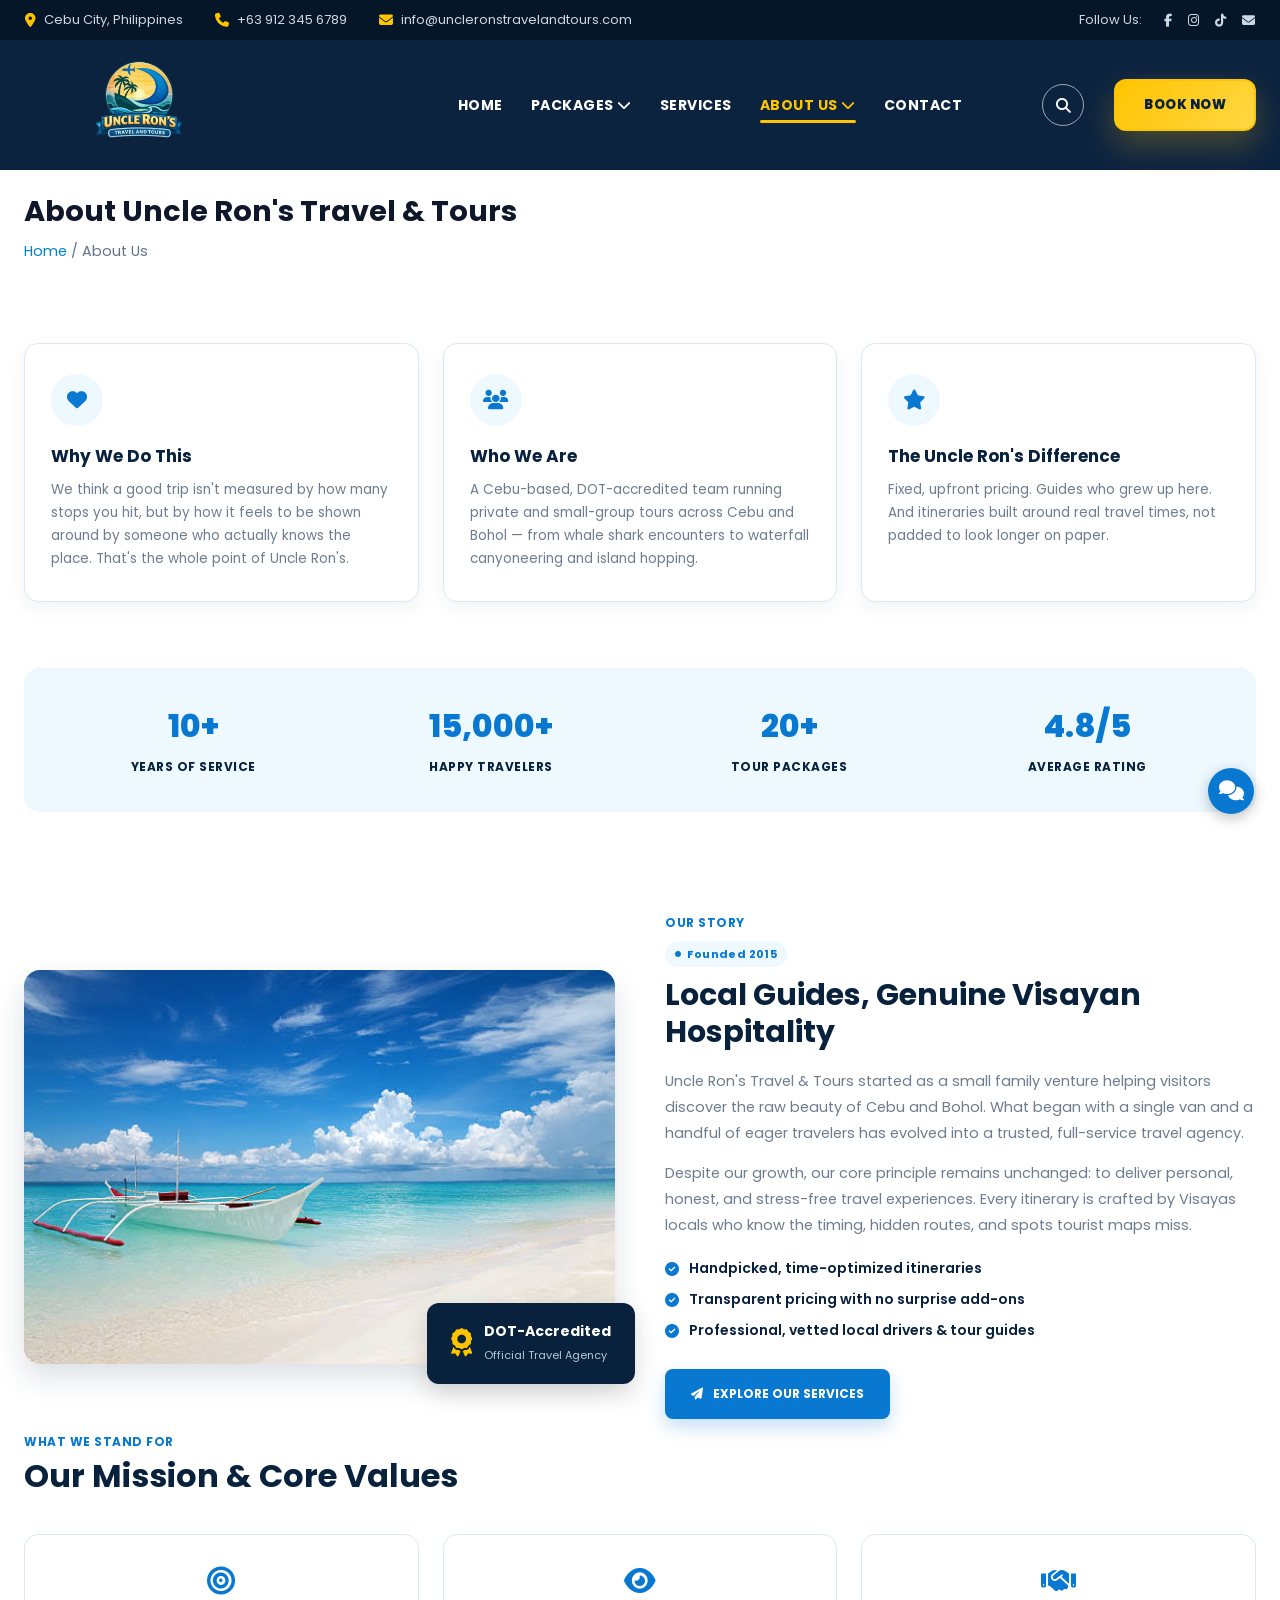
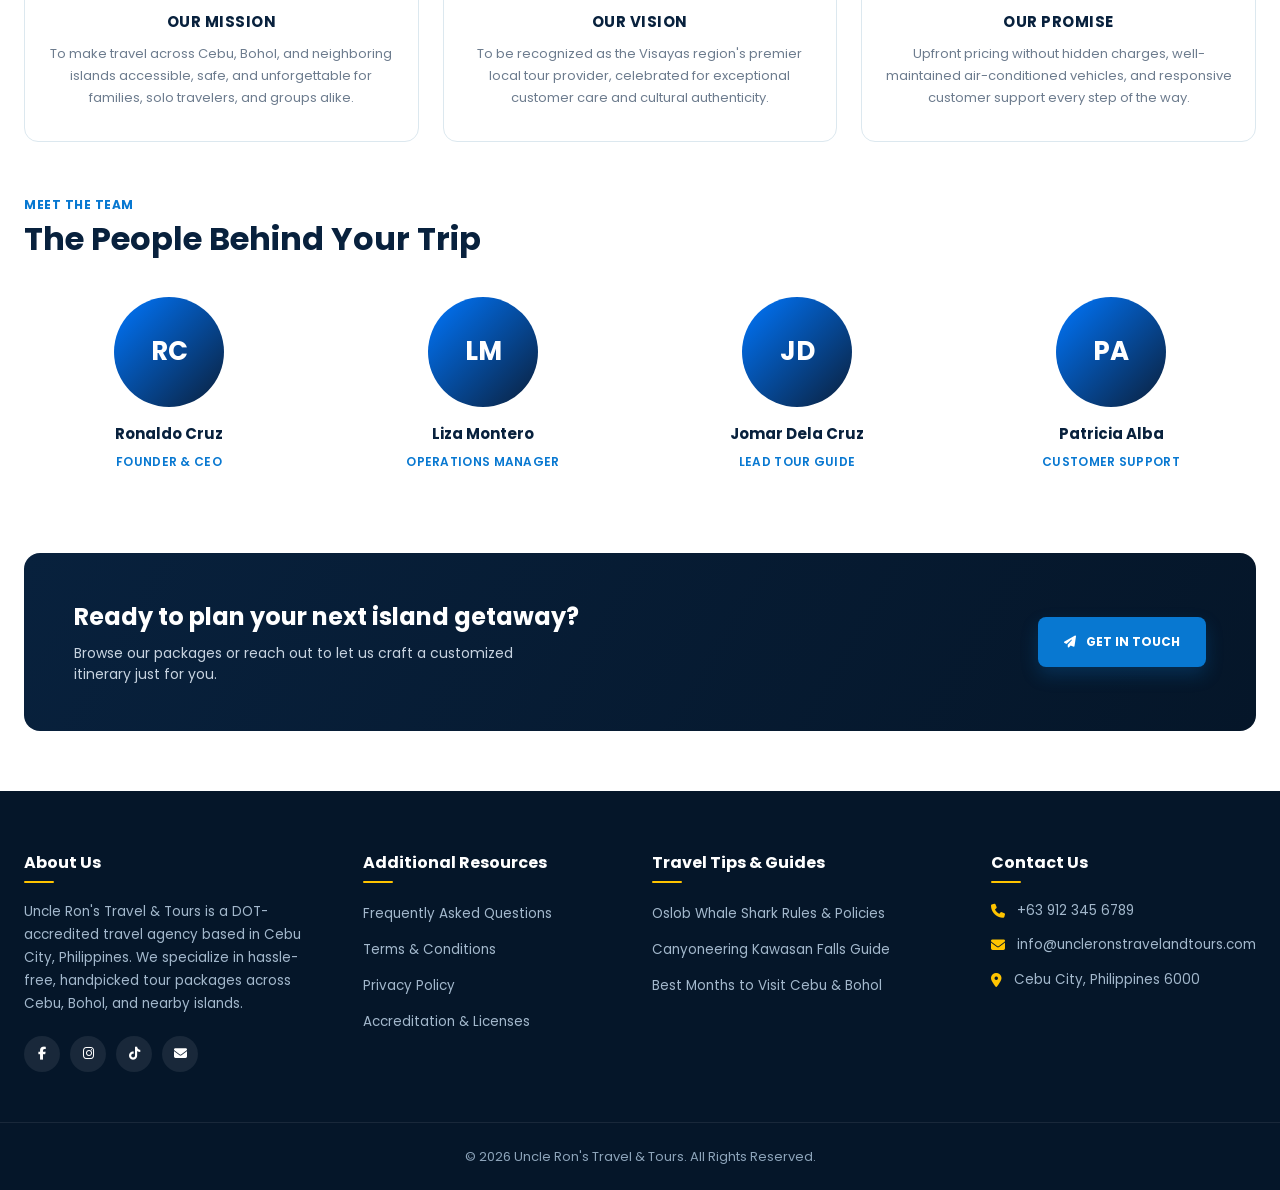
<file: pages/about.html>
<!DOCTYPE html>
<html lang="en">

<head>
    <meta charset="UTF-8">
    <meta name="viewport" content="width=device-width, initial-scale=1.0">
    <title>About Us - Uncle Ron's Travel & Tours</title>

    <link href="https://fonts.googleapis.com/css2?family=Poppins:wght@300;400;500;600;700;800&display=swap" rel="stylesheet">
    <link rel="stylesheet" href="https://cdnjs.cloudflare.com/ajax/libs/font-awesome/6.6.0/css/all.min.css">
    <link rel="stylesheet" href="../css/style.css">

    <link rel="icon" type="image/x-icon" href="../images/favicon.ico">
    <link rel="icon" type="image/png" sizes="48x48" href="../images/favicon-48.png">
    
</head>

<body>

    <!-- Topbar -->
    <div class="topbar">
        <div class="topbar-left">
            <span><i class="fa-solid fa-location-dot"></i> Cebu City, Philippines</span>
            <span><i class="fa-solid fa-phone"></i> +63 912 345 6789</span>
            <span><i class="fa-solid fa-envelope"></i> info@uncleronstravelandtours.com</span>
        </div>
        <div class="topbar-right">
            <span class="follow-label">Follow Us:</span>
            <a href="#" aria-label="Facebook"><i class="fa-brands fa-facebook-f"></i></a>
            <a href="#" aria-label="Instagram"><i class="fa-brands fa-instagram"></i></a>
            <a href="#" aria-label="TikTok"><i class="fa-brands fa-tiktok"></i></a>
            <a href="#" aria-label="Email"><i class="fa-solid fa-envelope"></i></a>
        </div>
    </div>

    <!-- HEADER NAVBAR -->
    <header class="header-dark">
        <div class="container navbar">
            <div class="logo">
                <img src="../images/Uncle_rons_logo-removebg-preview.png" alt="Uncle Ron's Logo">
            </div>
            <nav>
                <ul>
                    <li><a href="../index/index.html">Home</a></li>
                    <li class="dropdown-parent">
                        <a href="package.html">Packages <i class="fa-solid fa-chevron-down"></i></a>
                        <ul class="dropdown-menu">
                            <li><a href="cebu-tours/oslob-tour.html">Oslob Tours</a></li>
                            <li><a href="#">Badian Tours</a></li>
                            <li><a href="#">Moalboal Tours</a></li>
                            <li><a href="#">Bohol Tours</a></li>
                        </ul>
                    </li>
                    <li><a href="services.html">Services</a></li>
                    <li class="dropdown-parent">
                        <a class="active" href="about.html">About Us <i class="fa-solid fa-chevron-down"></i></a>
                        <ul class="dropdown-menu">
                            <li><a href="awards.html">Accreditation & Licenses</a></li>
                            <li><a href="reviews.html">Reviews & Feedback</a></li>
                            <li><a href="guides.html">Travel Guides</a></li>
                            <li><a href="faqs.html">FAQs</a></li>
                            <li><a href="terms.html">Terms & Policies</a></li>
                        </ul>
                    </li>
                    <li><a href="contact.html">Contact</a></li>
                </ul>
            </nav>
            <div class="nav-actions">
                <button type="button" class="icon-btn" onclick="window.urAuth && window.urAuth.openFind()" aria-label="Find My Booking" title="Find My Booking">
                   <i class="fa-solid fa-magnifying-glass"></i>
                </button>
                <!-- <a href="#" class="book-btn" id="authBtn">Sign Up</a> -->
                <a href="../pages/package.html" class="book-btn">Book Now</a>
            </div>
        </div>
    </header>

    <!-- PAGE BANNER -->
    <section class="tour-header-banner">
        <div class="container">
            <h1>About Uncle Ron's Travel & Tours</h1>
            <div class="breadcrumb">
                <a href="../index/index.html">Home</a> / <span>About Us</span>
            </div>
        </div>
    </section>

    <!-- ================= TRUST INTRO ================= -->
    <section class="trust-section">
        <div class="container">
            <div class="trust-grid">
                <div class="trust-card">
                    <div class="trust-icon"><i class="fa-solid fa-heart"></i></div>
                    <h3>Why We Do This</h3>
                    <p>We think a good trip isn't measured by how many stops you hit, but by how it feels to be shown around by someone who actually knows the place. That's the whole point of Uncle Ron's.</p>
                </div>
                <div class="trust-card">
                    <div class="trust-icon"><i class="fa-solid fa-users"></i></div>
                    <h3>Who We Are</h3>
                    <p>A Cebu-based, DOT-accredited team running private and small-group tours across Cebu and Bohol — from whale shark encounters to waterfall canyoneering and island hopping.</p>
                </div>
                <div class="trust-card">
                    <div class="trust-icon"><i class="fa-solid fa-star"></i></div>
                    <h3>The Uncle Ron's Difference</h3>
                    <p>Fixed, upfront pricing. Guides who grew up here. And itineraries built around real travel times, not padded to look longer on paper.</p>
                </div>
            </div>
        </div>
    </section>

    <!-- ================= STATS STRIP ================= -->
    <section>
        <div class="container">
            <div class="stats-strip">
                <div class="stat-item">
                    <h3>10+</h3>
                    <span>Years of Service</span>
                </div>
                <div class="stat-item">
                    <h3>15,000+</h3>
                    <span>Happy Travelers</span>
                </div>
                <div class="stat-item">
                    <h3>20+</h3>
                    <span>Tour Packages</span>
                </div>
                <div class="stat-item">
                    <h3>4.8/5</h3>
                    <span>Average Rating</span>
                </div>
            </div>
        </div>
    </section>

    <!-- ================= OUR STORY ================= -->
    <section class="about-section">
        <div class="container">
            <div class="about-grid">
                <div class="about-image-wrapper" style="position: relative;">
                    <img src="../images/bg for mockup.jpg" alt="Uncle Ron's Travel & Tours">
                    <div style="position: absolute; bottom: -20px; right: -20px; background: var(--navy); color: #fff; padding: 18px 24px; border-radius: 12px; box-shadow: 0 10px 25px rgba(0,0,0,0.15); display: flex; align-items: center; gap: 12px;">
                        <i class="fa-solid fa-award" style="color: var(--gold); font-size: 28px;"></i>
                        <div>
                            <strong style="display: block; font-size: 14px;">DOT-Accredited</strong>
                            <small style="color: #b9c6d6; font-size: 11px;">Official Travel Agency</small>
                        </div>
                    </div>
                </div>

                <div class="about-text">
                    <span class="eyebrow">OUR STORY</span>
                    <span class="est-badge"><i class="fa-solid fa-circle"></i> Founded 2015</span>
                    <h2>Local Guides, Genuine Visayan Hospitality</h2>
                    <p>Uncle Ron's Travel & Tours started as a small family venture helping visitors discover the raw beauty of Cebu and Bohol. What began with a single van and a handful of eager travelers has evolved into a trusted, full-service travel agency.</p>
                    <p>Despite our growth, our core principle remains unchanged: to deliver personal, honest, and stress-free travel experiences. Every itinerary is crafted by Visayas locals who know the timing, hidden routes, and spots tourist maps miss.</p>

                    <ul style="list-style: none; padding: 0; margin: 20px 0 28px; display: flex; flex-direction: column; gap: 10px;">
                        <li style="display: flex; align-items: center; gap: 10px; font-size: 14px; font-weight: 600; color: var(--navy);">
                            <i class="fa-solid fa-circle-check" style="color: var(--blue);"></i> Handpicked, time-optimized itineraries
                        </li>
                        <li style="display: flex; align-items: center; gap: 10px; font-size: 14px; font-weight: 600; color: var(--navy);">
                            <i class="fa-solid fa-circle-check" style="color: var(--blue);"></i> Transparent pricing with no surprise add-ons
                        </li>
                        <li style="display: flex; align-items: center; gap: 10px; font-size: 14px; font-weight: 600; color: var(--navy);">
                            <i class="fa-solid fa-circle-check" style="color: var(--blue);"></i> Professional, vetted local drivers & tour guides
                        </li>
                    </ul>

                    <a href="services.html" class="btn primary">
                        <i class="fa-solid fa-paper-plane"></i>
                        Explore Our Services
                    </a>
                </div>
            </div>
        </div>
    </section>

    <!-- ================= MISSION & VALUES ================= -->
    <section>
        <div class="container">
            <div class="section-title">
                <div>
                    <span>WHAT WE STAND FOR</span>
                    <h2>Our Mission & Core Values</h2>
                </div>
            </div>

            <div class="values-grid">
                <div class="value-card">
                    <i class="fa-solid fa-bullseye"></i>
                    <h3>Our Mission</h3>
                    <p>To make travel across Cebu, Bohol, and neighboring islands accessible, safe, and unforgettable for families, solo travelers, and groups alike.</p>
                </div>
                <div class="value-card">
                    <i class="fa-solid fa-eye"></i>
                    <h3>Our Vision</h3>
                    <p>To be recognized as the Visayas region's premier local tour provider, celebrated for exceptional customer care and cultural authenticity.</p>
                </div>
                <div class="value-card">
                    <i class="fa-solid fa-handshake"></i>
                    <h3>Our Promise</h3>
                    <p>Upfront pricing without hidden charges, well-maintained air-conditioned vehicles, and responsive customer support every step of the way.</p>
                </div>
            </div>
        </div>
    </section>

    <!-- ================= MEET THE TEAM ================= -->
    <section>
        <div class="container">
            <div class="section-title">
                <div>
                    <span>MEET THE TEAM</span>
                    <h2>The People Behind Your Trip</h2>
                </div>
            </div>

            <div class="team-grid">
                <div class="team-card">
                    <div class="team-avatar">RC</div>
                    <h4>Ronaldo Cruz</h4>
                    <span>Founder & CEO</span>
                </div>
                <div class="team-card">
                    <div class="team-avatar">LM</div>
                    <h4>Liza Montero</h4>
                    <span>Operations Manager</span>
                </div>
                <div class="team-card">
                    <div class="team-avatar">JD</div>
                    <h4>Jomar Dela Cruz</h4>
                    <span>Lead Tour Guide</span>
                </div>
                <div class="team-card">
                    <div class="team-avatar">PA</div>
                    <h4>Patricia Alba</h4>
                    <span>Customer Support</span>
                </div>
            </div>
        </div>
    </section>

    <!-- ================= CTA BANNER ================= -->
    <section>
        <div class="container">
            <div class="cta-banner">
                <div>
                    <h2>Ready to plan your next island getaway?</h2>
                    <p>Browse our packages or reach out to let us craft a customized itinerary just for you.</p>
                </div>
                <a href="contact.html" class="btn primary">
                    <i class="fa-solid fa-paper-plane"></i>
                    Get In Touch
                </a>
            </div>
        </div>
    </section>

    
        <!-- Floating Contact Widget -->
    <div class="floating-contact-wrapper">
        <div class="contact-options" id="contactOptions">
            <a href="https://m.me/uncleronstravelandtours" target="_blank" rel="noopener" class="contact-btn messenger" title="Chat on Messenger">
                <i class="fa-brands fa-facebook-messenger"></i>
            </a>
            <a href="https://wa.me/639123456789" target="_blank" rel="noopener" class="contact-btn whatsapp" title="Chat on WhatsApp">
                <i class="fa-brands fa-whatsapp"></i>
            </a>
        </div>
        <button type="button" id="contactToggleBtn" title="Contact Us" aria-label="Toggle contact options">
            <i class="fa-solid fa-comments"></i>
        </button>
    </div>

    <button onclick="topFunction()" id="myBtn" title="Go to top">Top</button>

    <!-- FOOTER -->
    <footer>
        <div class="footer-widgets">
            <div class="container footer-grid">
                <div class="footer-col">
                    <h3>About Us</h3>
                    <p>Uncle Ron's Travel & Tours is a DOT-accredited travel agency based in Cebu City, Philippines. We specialize in hassle-free, handpicked tour packages across Cebu, Bohol, and nearby islands.</p>
                    <div class="footer-socials">
                        <a href="#" aria-label="Facebook"><i class="fa-brands fa-facebook-f"></i></a>
                        <a href="#" aria-label="Instagram"><i class="fa-brands fa-instagram"></i></a>
                        <a href="#" aria-label="TikTok"><i class="fa-brands fa-tiktok"></i></a>
                        <a href="#" aria-label="Email"><i class="fa-solid fa-envelope"></i></a>
                    </div>
                </div>

                <div class="footer-col">
                    <h3>Additional Resources</h3>
                    <ul class="footer-links">
                        <li><a href="faqs.html">Frequently Asked Questions</a></li>
                        <li><a href="terms.html">Terms & Conditions</a></li>
                        <li><a href="terms.html">Privacy Policy</a></li>
                        <li><a href="awards.html">Accreditation & Licenses</a></li>
                    </ul>
                </div>

                <div class="footer-col">
                    <h3>Travel Tips & Guides</h3>
                    <ul class="footer-links">
                        <li><a href="guides.html">Oslob Whale Shark Rules & Policies</a></li>
                        <li><a href="guides.html">Canyoneering Kawasan Falls Guide</a></li>
                        <li><a href="guides.html">Best Months to Visit Cebu & Bohol</a></li>
                    </ul>
                </div>

                <div class="footer-col">
                    <h3>Contact Us</h3>
                    <ul class="footer-contact-list">
                        <li><i class="fa-solid fa-phone"></i> +63 912 345 6789</li>
                        <li><i class="fa-solid fa-envelope"></i> info@uncleronstravelandtours.com</li>
                        <li><i class="fa-solid fa-location-dot"></i> Cebu City, Philippines 6000</li>
                    </ul>
                </div>
            </div>
        </div>

        <div class="container footer-bottom">
            <p>© 2026 Uncle Ron's Travel & Tours. All Rights Reserved.</p>
        </div>
    </footer>

    <script src="../js/auth.js"></script>
    <script src="../js/script.js"></script>
</body>

</html>
</file>
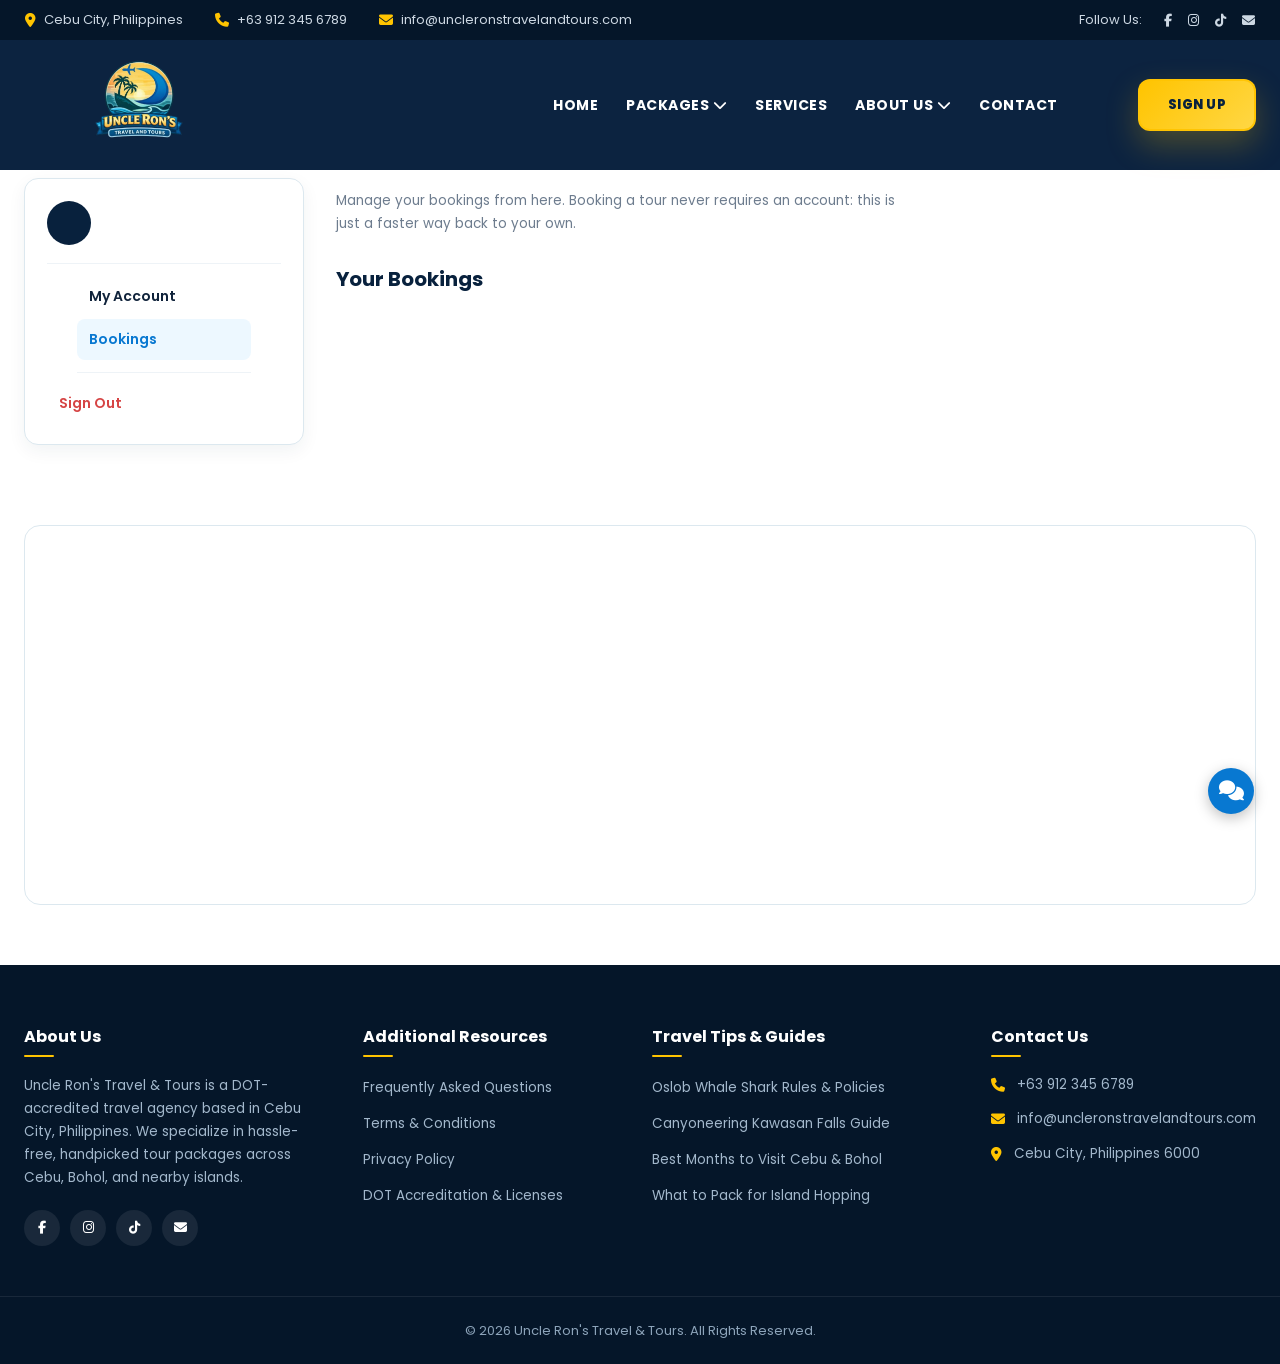
<file: pages/account.html>
<!DOCTYPE html>
<html lang="en">

<head>
    <meta charset="UTF-8">
    <meta name="viewport" content="width=device-width, initial-scale=1.0">
    <title>My Account - Uncle Ron's Travel & Tours</title>

    <link href="https://fonts.googleapis.com/css2?family=Poppins:wght@300;400;500;600;700;800&display=swap" rel="stylesheet">
    <link rel="stylesheet" href="https://cdnjs.cloudflare.com/ajax/libs/font-awesome/6.6.0/css/all.min.css">
    <link rel="stylesheet" href="../css/style.css">

    <link rel="icon" type="image/x-icon" href="../images/favicon.ico">
    <link rel="icon" type="image/png" sizes="48x48" href="../images/favicon-48.png">
</head>

<body>

    <!-- Topbar -->
    <div class="topbar">
        <div class="topbar-left">
            <span><i class="fa-solid fa-location-dot"></i> Cebu City, Philippines</span>
            <span><i class="fa-solid fa-phone"></i> +63 912 345 6789</span>
            <span><i class="fa-solid fa-envelope"></i> info@uncleronstravelandtours.com</span>
        </div>
        <div class="topbar-right">
            <span class="follow-label">Follow Us:</span>
            <a href="#"><i class="fa-brands fa-facebook-f"></i></a>
            <a href="#"><i class="fa-brands fa-instagram"></i></a>
            <a href="#"><i class="fa-brands fa-tiktok"></i></a>
            <a href="#"><i class="fa-solid fa-envelope"></i></a>
        </div>
    </div>

    <!-- HEADER NAVBAR -->
    <header class="header-dark">
        <div class="container navbar">
            <div class="logo">
                <img src="../images/Uncle_rons_logo-removebg-preview.png" alt="Uncle Ron's Logo">
            </div>
            <nav>
                <ul>
                    <li><a href="../index/index.html">Home</a></li>
                    <li class="dropdown-parent">
                        <a href="../pages/package.html">Packages <i class="fa-solid fa-chevron-down"></i></a>
                        <ul class="dropdown-menu">
                            <li><a href="cebu-tours/oslob-tour.html">Oslob Tours</a></li>
                            <li><a href="#">Badian Tours</a></li>
                            <li><a href="#">Moalboal Tours</a></li>
                            <li><a href="#">Bohol Tours</a></li>
                        </ul>
                    </li>
                    <li><a href="services.html">Services</a></li>
                     <li class="dropdown-parent">
                        <a href="about.html">About Us <i class="fa-solid fa-chevron-down"></i></a>
                        <ul class="dropdown-menu">
                            <li><a href="awards.html">Accreditation & Awards</a></li>
                            <li><a href="reviews.html">Reviews & Feedback</a></li>
                            <li><a href="guides.html">Travel Guides</a></li>
                            <li><a href="faqs.html">FAQs</a></li>
                            <li><a href="terms.html">Terms & Policies</a></li>
                        </ul>
                    </li>
                    <li><a href="contact.html">Contact</a></li>
                </ul>
            </nav>
            <div class="nav-actions">
                <button type="button" class="icon-btn" id="searchToggle" aria-label="Find my booking">
                    <i class="fa-solid fa-magnifying-glass"></i>
                </button>
                <a href="#" class="book-btn" id="authBtn">Sign Up</a>
            </div>
        </div>
    </header>

    <!-- ================= CUSTOMER ACCOUNT ================= -->
    <section class="acct-wrap">
        <div class="container acct-layout">

            <aside class="acct-side">
                <div class="acct-user">
                    <span class="acct-avatar" id="acAvatar"></span>
                    <div><b id="acSideName"></b><small id="acSideEmail"></small></div>
                </div>
                <nav class="acct-links">
                    <button type="button" data-view="account">My Account</button>
                    <button type="button" data-view="bookings" class="active">Bookings</button>
                </nav>
                <button type="button" class="acct-signout" id="acSignOut">Sign Out</button>
            </aside>

            <main class="acct-main">
                <h1 id="acHi"></h1>
                <p class="acct-email" id="acEmail"></p>
                <p class="auth-desc">Manage your bookings from here. Booking a tour never requires an account: this is just a faster way back to your own.</p>

                <section data-view-panel="bookings">
                    <h2>Your Bookings</h2>
                    <div id="acBookings"></div>
                </section>

                <section data-view-panel="account" hidden>
                    <h2>My Account</h2>
                    <dl class="acct-details">
                        <dt>Full name</dt><dd id="acName"></dd>
                        <dt>Email</dt><dd id="acMail"></dd>
                        <dt>Password</dt><dd>••••••••</dd>
                    </dl>
                    <p class="auth-desc" style="margin-top:18px">Editing your profile will be available once the site is connected to its backend.</p>
                </section>
            </main>
        </div>
    </section>

      <!-- ================= MAP ================= -->
    <section>
        <div class="container">
            <div class="map-embed">
                <iframe
                    src="https://www.google.com/maps?q=Cebu%20City%2C%20Philippines&output=embed"
                    loading="lazy"
                    referrerpolicy="no-referrer-when-downgrade">
                </iframe>
            </div>
        </div>
    </section>

    

     <button onclick="topFunction()" id="myBtn" title="Go to top">Top</button>
    <!-- ================= FOOTER ================= -->

    <footer>
        <!-- Pre-Footer Widgets Section -->
        <div class="footer-widgets">
            <div class="container footer-grid">
                
                <!-- Column 1: About Us -->
                <div class="footer-col">
                    <h3>About Us</h3>
                    <p>
                        Uncle Ron's Travel & Tours is a DOT-accredited travel agency based in Cebu City, Philippines. We specialize in hassle-free, handpicked tour packages across Cebu, Bohol, and nearby islands.
                    </p>
                    <div class="footer-socials">
                        <a href="#" aria-label="Facebook"><i class="fa-brands fa-facebook-f"></i></a>
                        <a href="#" aria-label="Instagram"><i class="fa-brands fa-instagram"></i></a>
                        <a href="#" aria-label="TikTok"><i class="fa-brands fa-tiktok"></i></a>
                        <a href="#" aria-label="Email"><i class="fa-solid fa-envelope"></i></a>
                    </div>
                </div>

                <!-- Column 2: Additional Resources -->
                <div class="footer-col">
                    <h3>Additional Resources</h3>
                    <ul class="footer-links">
                        <li><a href="#">Frequently Asked Questions</a></li>
                        <li><a href="#">Terms & Conditions</a></li>
                        <li><a href="#">Privacy Policy</a></li>
                        <li><a href="#">DOT Accreditation & Licenses</a></li>
                    </ul>
                </div>

                <!-- Column 3: Travel Tips & Guides -->
                <div class="footer-col">
                    <h3>Travel Tips & Guides</h3>
                    <ul class="footer-links">
                        <li><a href="#">Oslob Whale Shark Rules & Policies</a></li>
                        <li><a href="#">Canyoneering Kawasan Falls Guide</a></li>
                        <li><a href="#">Best Months to Visit Cebu & Bohol</a></li>
                        <li><a href="#">What to Pack for Island Hopping</a></li>
                    </ul>
                </div>

                <!-- Column 4: Contact -->
                <div class="footer-col">
                    <h3>Contact Us</h3>
                    <ul class="footer-contact-list">
                        <li><i class="fa-solid fa-phone"></i> +63 912 345 6789</li>
                        <li><i class="fa-solid fa-envelope"></i> info@uncleronstravelandtours.com</li>
                        <li><i class="fa-solid fa-location-dot"></i> Cebu City, Philippines 6000</li>
                    </ul>
                </div>

            </div>
        </div>

          <!-- Floating Contact Widget -->
    <div class="floating-contact-wrapper">
        <div class="contact-options" id="contactOptions">
            <a href="https://m.me/uncleronstravelandtours" target="_blank" rel="noopener" class="contact-btn messenger" title="Chat on Messenger">
                <i class="fa-brands fa-facebook-messenger"></i>
            </a>
            <a href="https://wa.me/639123456789" target="_blank" rel="noopener" class="contact-btn whatsapp" title="Chat on WhatsApp">
                <i class="fa-brands fa-whatsapp"></i>
            </a>
        </div>
        <button type="button" id="contactToggleBtn" title="Contact Us" aria-label="Toggle contact options">
            <i class="fa-solid fa-comments"></i>
        </button>
    </div>

      <button onclick="topFunction()" id="myBtn" title="Go to top">Top</button>

        <!-- Copyright Strip -->
        <div class="container footer-bottom">
            <p>© 2026 Uncle Ron's Travel & Tours. All Rights Reserved.</p>
        </div>
    </footer>

    <script src="../js/auth.js"></script>
    <script src="../js/script.js"></script>
    <script>
        (() => {
            const A = window.urAuth, s = A && A.current();
            if (!s) { location.replace('../index/index.html'); return; }   // account pages are for signed-in customers
            const $ = (id) => document.getElementById(id), first = s.name.split(' ')[0];

            $('acAvatar').textContent = first[0].toUpperCase();
            $('acSideName').textContent = s.name; $('acSideEmail').textContent = s.email;
            $('acHi').textContent = 'Hi, ' + first + ',';
            $('acEmail').textContent = s.email;
            $('acName').textContent = s.name; $('acMail').textContent = s.email;

            const list = A.myBookings().reverse();
            $('acBookings').innerHTML = list.length ? list.map(A.cardHtml).join('')
                : '<p class="acct-empty">No bookings yet. <a href="../index/index.html">Browse tour packages</a> to get started.</p>';

            document.querySelectorAll('[data-view]').forEach((b) => b.onclick = () => {
                document.querySelectorAll('[data-view]').forEach((x) => x.classList.toggle('active', x === b));
                document.querySelectorAll('[data-view-panel]').forEach((p) => { p.hidden = p.dataset.viewPanel !== b.dataset.view; });
            });
            $('acSignOut').onclick = () => { A.signOut(); location.href = '../index/index.html'; };
        })();
    </script>
</body>

</html>
</file>
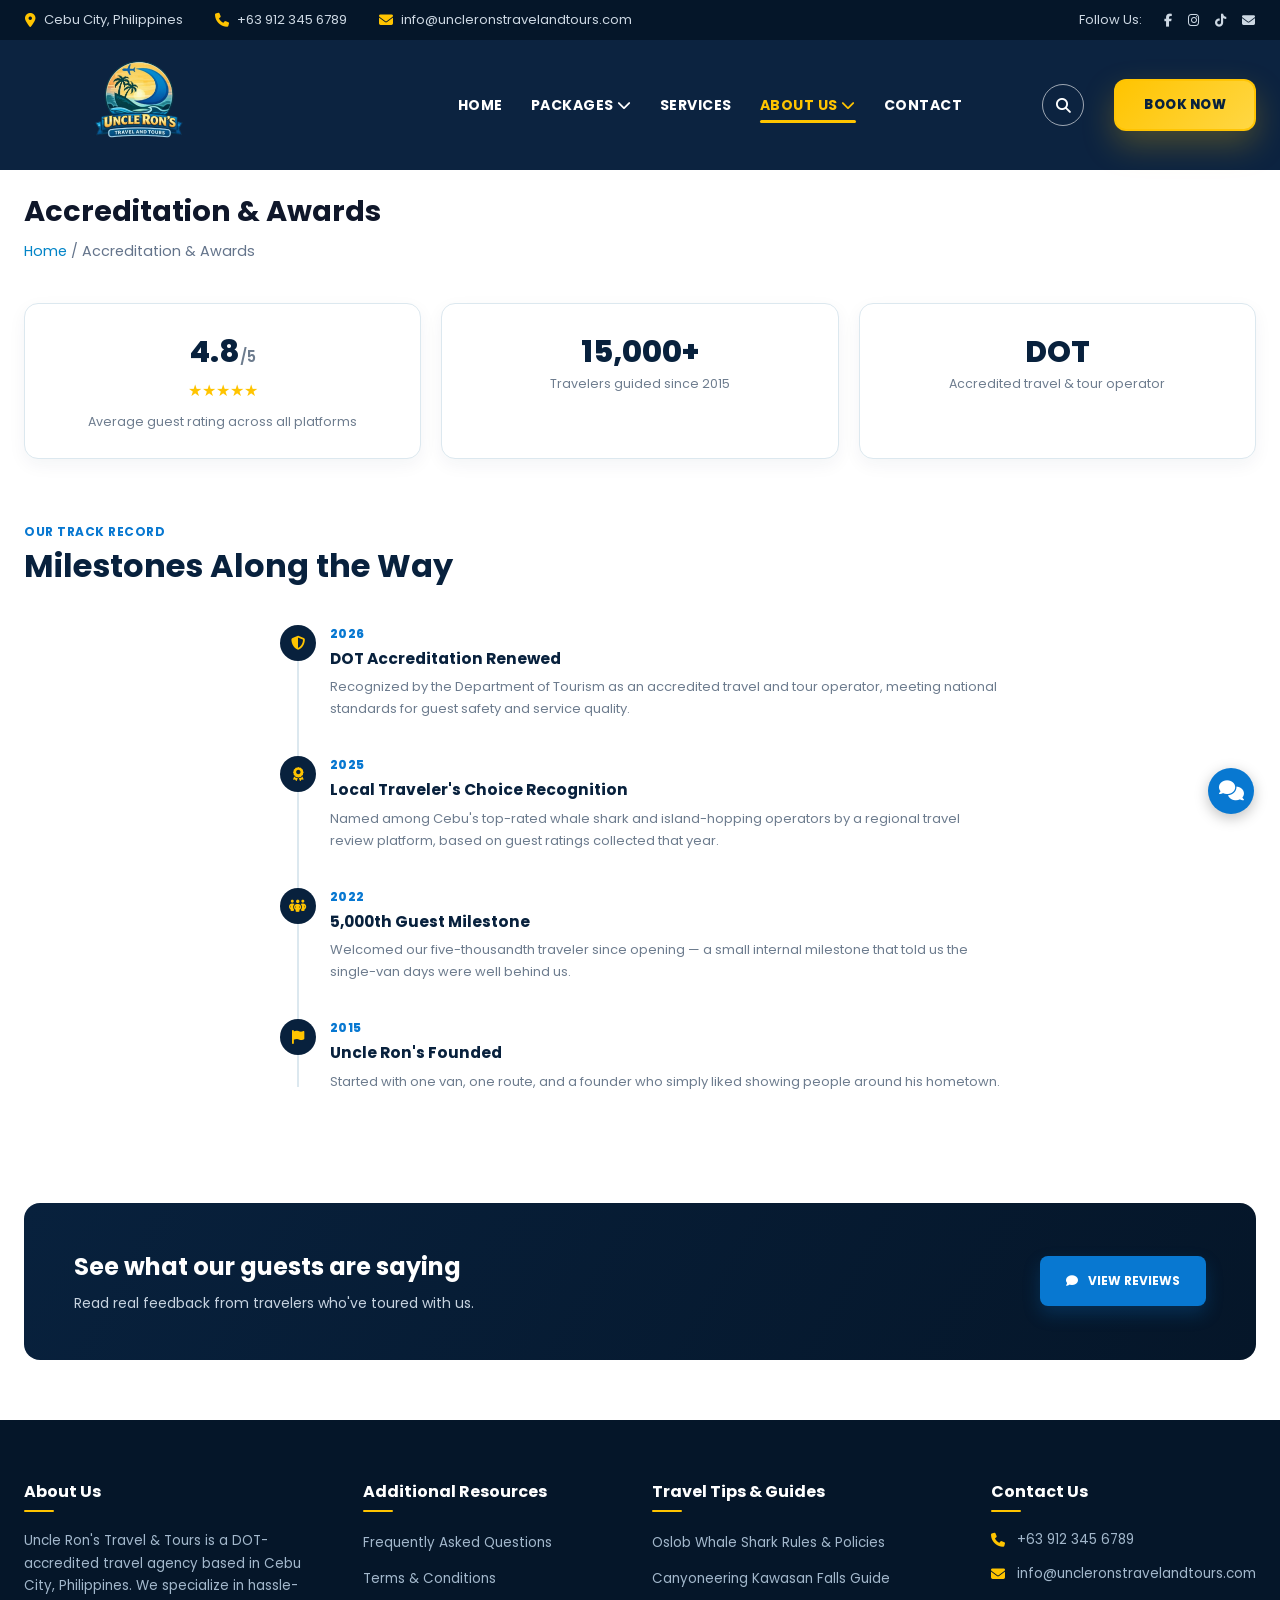
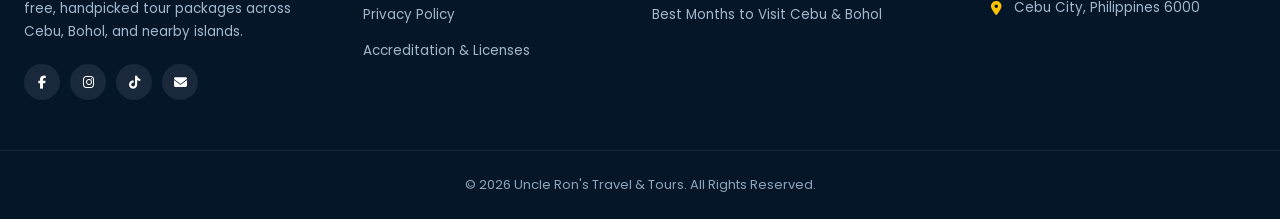
<file: pages/awards.html>
<!DOCTYPE html>
<html lang="en">

<head>
    <meta charset="UTF-8">
    <meta name="viewport" content="width=device-width, initial-scale=1.0">
    <title>Accreditation & Awards - Uncle Ron's Travel & Tours</title>

    <link href="https://fonts.googleapis.com/css2?family=Poppins:wght@300;400;500;600;700;800&display=swap" rel="stylesheet">
    <link rel="stylesheet" href="https://cdnjs.cloudflare.com/ajax/libs/font-awesome/6.6.0/css/all.min.css">
    <link rel="stylesheet" href="../css/style.css">

    <link rel="icon" type="image/x-icon" href="../images/favicon.ico">
    <link rel="icon" type="image/png" sizes="32x32" href="../images/favicon-32.png">
    <link rel="apple-touch-icon" sizes="180x180" href="../images/favicon-180.png">
</head>

<body>

    <!-- Topbar -->
    <div class="topbar">
        <div class="topbar-left">
            <span><i class="fa-solid fa-location-dot"></i> Cebu City, Philippines</span>
            <span><i class="fa-solid fa-phone"></i> +63 912 345 6789</span>
            <span><i class="fa-solid fa-envelope"></i> info@uncleronstravelandtours.com</span>
        </div>
        <div class="topbar-right">
            <span class="follow-label">Follow Us:</span>
            <a href="#" aria-label="Facebook"><i class="fa-brands fa-facebook-f"></i></a>
            <a href="#" aria-label="Instagram"><i class="fa-brands fa-instagram"></i></a>
            <a href="#" aria-label="TikTok"><i class="fa-brands fa-tiktok"></i></a>
            <a href="#" aria-label="Email"><i class="fa-solid fa-envelope"></i></a>
        </div>
    </div>

    <!-- HEADER NAVBAR -->
    <header class="header-dark">
        <div class="container navbar">
            <div class="logo">
                <img src="../images/Uncle_rons_logo-removebg-preview.png" alt="Uncle Ron's Logo">
            </div>
            <nav>
                <ul>
                    <li><a href="../index/index.html">Home</a></li>
                    <li class="dropdown-parent">
                        <a href="package.html">Packages <i class="fa-solid fa-chevron-down"></i></a>
                        <ul class="dropdown-menu">
                            <li><a href="cebu-tours/oslob-tour.html">Oslob Tours</a></li>
                            <li><a href="#">Badian Tours</a></li>
                            <li><a href="#">Moalboal Tours</a></li>
                            <li><a href="#">Bohol Tours</a></li>
                        </ul>
                    </li>
                    <li><a href="services.html">Services</a></li>
                    <li class="dropdown-parent">
                        <a class="active" href="about.html">About Us <i class="fa-solid fa-chevron-down"></i></a>
                        <ul class="dropdown-menu">
                            <li><a class="active" href="awards.html">Accreditation & Licenses</a></li>
                            <li><a href="reviews.html">Reviews & Feedback</a></li>
                            <li><a href="guides.html">Travel Guides</a></li>
                            <li><a href="faqs.html">FAQs</a></li>
                            <li><a href="terms.html">Terms & Policies</a></li>
                        </ul>
                    </li>
                    <li><a href="contact.html">Contact</a></li>
                </ul>
            </nav>
            <div class="nav-actions">
                 <button type="button" class="icon-btn" onclick="window.urAuth && window.urAuth.openFind()" aria-label="Find My Booking" title="Find My Booking">
                    <i class="fa-solid fa-magnifying-glass"></i>
                </button>
                <a href="package.html" class="book-btn" id="authBtn">Book Now</a>
            </div>
        </div>
    </header>

    <!-- PAGE BANNER -->
    <section class="tour-header-banner">
        <div class="container">
            <h1>Accreditation & Awards</h1>
            <div class="breadcrumb">
                <a href="../index/index.html">Home</a> / <span>Accreditation & Awards</span>
            </div>
        </div>
    </section>

    <!-- ================= RATING SUMMARY ================= -->
    <section>
        <div class="container">
            <div class="rating-strip">
                <div class="rating-card">
                    <div class="rating-score">4.8<span>/5</span></div>
                    <div class="rating-stars">★★★★★</div>
                    <p>Average guest rating across all platforms</p>
                </div>
                <div class="rating-card">
                    <div class="rating-score">15,000+</div>
                    <p>Travelers guided since 2015</p>
                </div>
                <div class="rating-card">
                    <div class="rating-score">DOT</div>
                    <p>Accredited travel & tour operator</p>
                </div>
            </div>
        </div>
    </section>

    <!-- ================= AWARDS TIMELINE ================= -->
    <section class="awards-section">
        <div class="container">
            <div class="section-title">
                <div><span>OUR TRACK RECORD</span><h2>Milestones Along the Way</h2></div>
            </div>
            <div class="award-timeline">
                
                <div class="award-item">
                    <div class="award-year">2026</div>
                    <div class="award-dot"><i class="fa-solid fa-shield-halved"></i></div>
                    <div class="award-content">
                        <h3>DOT Accreditation Renewed</h3>
                        <p>Recognized by the Department of Tourism as an accredited travel and tour operator, meeting national standards for guest safety and service quality.</p>
                    </div>
                </div>
                <div class="award-item">
                    <div class="award-year">2025</div>
                    <div class="award-dot"><i class="fa-solid fa-award"></i></div>
                    <div class="award-content">
                        <h3>Local Traveler's Choice Recognition</h3>
                        <p>Named among Cebu's top-rated whale shark and island-hopping operators by a regional travel review platform, based on guest ratings collected that year.</p>
                    </div>
                </div>
                <div class="award-item">
                    <div class="award-year">2022</div>
                    <div class="award-dot"><i class="fa-solid fa-people-group"></i></div>
                    <div class="award-content">
                        <h3>5,000th Guest Milestone</h3>
                        <p>Welcomed our five-thousandth traveler since opening — a small internal milestone that told us the single-van days were well behind us.</p>
                    </div>
                </div>
                <div class="award-item">
                    <div class="award-year">2015</div>
                    <div class="award-dot"><i class="fa-solid fa-flag"></i></div>
                    <div class="award-content">
                        <h3>Uncle Ron's Founded</h3>
                        <p>Started with one van, one route, and a founder who simply liked showing people around his hometown.</p>
                    </div>
                </div>
            </div>
        </div>
    </section>

    <!-- ================= CTA BANNER ================= -->
    <section>
        <div class="container">
            <div class="cta-banner">
                <div>
                    <h2>See what our guests are saying</h2>
                    <p>Read real feedback from travelers who've toured with us.</p>
                </div>
                <a href="reviews.html" class="btn primary">
                    <i class="fa-solid fa-comment"></i>
                    View Reviews
                </a>
            </div>
        </div>
    </section>

          <!-- Floating Contact Widget -->
    <div class="floating-contact-wrapper">
        <div class="contact-options" id="contactOptions">
            <a href="https://m.me/uncleronstravelandtours" target="_blank" rel="noopener" class="contact-btn messenger" title="Chat on Messenger">
                <i class="fa-brands fa-facebook-messenger"></i>
            </a>
            <a href="https://wa.me/639123456789" target="_blank" rel="noopener" class="contact-btn whatsapp" title="Chat on WhatsApp">
                <i class="fa-brands fa-whatsapp"></i>
            </a>
        </div>
        <button type="button" id="contactToggleBtn" title="Contact Us" aria-label="Toggle contact options">
            <i class="fa-solid fa-comments"></i>
        </button>
    </div>

    <button onclick="topFunction()" id="myBtn" title="Go to top">Top</button>

    <!-- FOOTER -->
    <footer>
        <div class="footer-widgets">
            <div class="container footer-grid">
                <div class="footer-col">
                    <h3>About Us</h3>
                    <p>Uncle Ron's Travel & Tours is a DOT-accredited travel agency based in Cebu City, Philippines. We specialize in hassle-free, handpicked tour packages across Cebu, Bohol, and nearby islands.</p>
                    <div class="footer-socials">
                        <a href="#" aria-label="Facebook"><i class="fa-brands fa-facebook-f"></i></a>
                        <a href="#" aria-label="Instagram"><i class="fa-brands fa-instagram"></i></a>
                        <a href="#" aria-label="TikTok"><i class="fa-brands fa-tiktok"></i></a>
                        <a href="#" aria-label="Email"><i class="fa-solid fa-envelope"></i></a>
                    </div>
                </div>

                <div class="footer-col">
                    <h3>Additional Resources</h3>
                    <ul class="footer-links">
                        <li><a href="faqs.html">Frequently Asked Questions</a></li>
                        <li><a href="terms.html">Terms & Conditions</a></li>
                        <li><a href="terms.html">Privacy Policy</a></li>
                        <li><a href="awards.html">Accreditation & Licenses</a></li>
                    </ul>
                </div>

                <div class="footer-col">
                    <h3>Travel Tips & Guides</h3>
                    <ul class="footer-links">
                        <li><a href="guides.html">Oslob Whale Shark Rules & Policies</a></li>
                        <li><a href="guides.html">Canyoneering Kawasan Falls Guide</a></li>
                        <li><a href="guides.html">Best Months to Visit Cebu & Bohol</a></li>
                    </ul>
                </div>

                <div class="footer-col">
                    <h3>Contact Us</h3>
                    <ul class="footer-contact-list">
                        <li><i class="fa-solid fa-phone"></i> +63 912 345 6789</li>
                        <li><i class="fa-solid fa-envelope"></i> info@uncleronstravelandtours.com</li>
                        <li><i class="fa-solid fa-location-dot"></i> Cebu City, Philippines 6000</li>
                    </ul>
                </div>
            </div>
        </div>

        <div class="container footer-bottom">
            <p>© 2026 Uncle Ron's Travel & Tours. All Rights Reserved.</p>
        </div>
    </footer>

    <script src="../js/auth.js"></script>
    <script src="../js/script.js"></script>
</body>

</html>
</file>
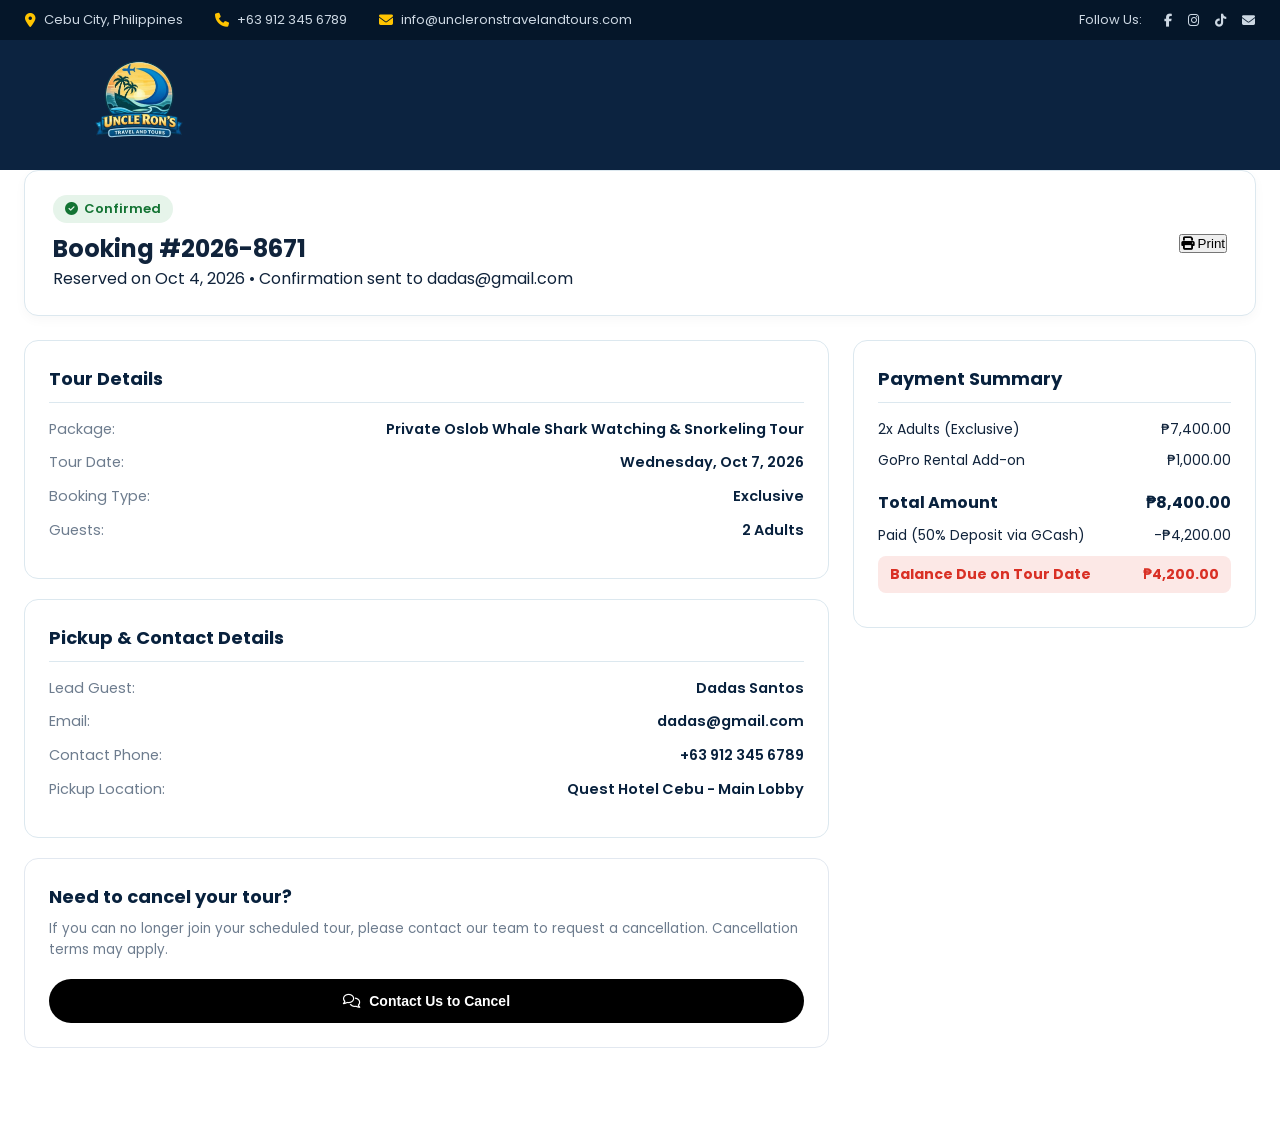
<file: pages/booking-details.html>
<!DOCTYPE html>
<html lang="en">

<head>
    <meta charset="UTF-8">
    <meta name="viewport" content="width=device-width, initial-scale=1.0">
    <title>Booking Details - Uncle Ron's Travel & Tours</title>

    <!-- Google Font -->
    <link href="https://fonts.googleapis.com/css2?family=Poppins:wght@300;400;500;600;700;800&display=swap" rel="stylesheet">

    <!-- Font Awesome -->
    <link rel="stylesheet" href="https://cdnjs.cloudflare.com/ajax/libs/font-awesome/6.6.0/css/all.min.css">

    <link rel="icon" type="image/x-icon" href="../images/favicon.ico">
    <link rel="icon" type="image/png" sizes="48x48" href="../images/favicon-48.png">

    <!-- Main Stylesheet -->
    <link rel="stylesheet" href="../css/style.css">
</head>

<body>

    <!-- Topbar -->
    <div class="topbar">
        <div class="topbar-left">
            <span><i class="fa-solid fa-location-dot"></i> Cebu City, Philippines</span>
            <span><i class="fa-solid fa-phone"></i> +63 912 345 6789</span>
            <span><i class="fa-solid fa-envelope"></i> info@uncleronstravelandtours.com</span>
        </div>
        <div class="topbar-right">
            <span class="follow-label">Follow Us:</span>
            <a href="#"><i class="fa-brands fa-facebook-f"></i></a>
            <a href="#"><i class="fa-brands fa-instagram"></i></a>
            <a href="#"><i class="fa-brands fa-tiktok"></i></a>
            <a href="#"><i class="fa-solid fa-envelope"></i></a>
        </div>
    </div>

    <!-- HEADER NAVBAR -->
    <header class="header-dark">
        <div class="container navbar">
            <div class="logo">
                <img src="../images/Uncle_rons_logo-removebg-preview.png" alt="Uncle Ron's Logo">
            </div>
        </div>
    </header> 

<main class="container booking-details-page">
    <!-- Header Banner -->
    <div class="booking-header-card">
        <div class="booking-ref-info">
            <span class="status-badge confirmed"><i class="fa-solid fa-circle-check"></i> Confirmed</span>
            <h2 id="displayBookingRef">Booking #2026-8671</h2>
            <p id="displayBookingMeta">Reserved on Oct 4, 2026 • Confirmation sent to dadas@gmail.com</p>
        </div>
        <div class="booking-actions">
            <button class="btn-secondary" onclick="window.print()"><i class="fa-solid fa-print"></i> Print</button>
        </div>
    </div>

    <!-- Grid Content -->
    <div class="booking-details-grid">
        <!-- Left Column: Tour & Guest Info + Cancellation Box -->
        <div class="details-main">
            <div class="details-card">
                <h3>Tour Details</h3>
                <div class="detail-row">
                    <span class="label">Package:</span>
                    <span class="value" id="displayTourPackage">Private Oslob Whale Shark Watching & Snorkeling Tour</span>
                </div>
                <div class="detail-row">
                    <span class="label">Tour Date:</span>
                    <span class="value" id="displayTourDate">Wednesday, Oct 7, 2026</span>
                </div>
                <div class="detail-row">
                    <span class="label">Booking Type:</span>
                    <span class="value">Exclusive</span>
                </div>
                <div class="detail-row">
                    <span class="label">Guests:</span>
                    <span class="value" id="displayGuests">2 Adults</span>
                </div>
            </div>

            <div class="details-card">
                <h3>Pickup & Contact Details</h3>
                <div class="detail-row">
                    <span class="label">Lead Guest:</span>
                    <span class="value" id="displayLeadGuest">Dadas Santos</span>
                </div>
                <div class="detail-row">
                    <span class="label">Email:</span>
                    <span class="value" id="displayEmail">dadas@gmail.com</span>
                </div>
                <div class="detail-row">
                    <span class="label">Contact Phone:</span>
                    <span class="value">+63 912 345 6789</span>
                </div>
                <div class="detail-row">
                    <span class="label">Pickup Location:</span>
                    <span class="value">Quest Hotel Cebu - Main Lobby</span>
                </div>
            </div>

            <!-- NEED TO CANCEL TOUR CARD -->
            <div class="details-card cancel-tour-card">
                <h3>Need to cancel your tour?</h3>
                <p>If you can no longer join your scheduled tour, please contact our team to request a cancellation. Cancellation terms may apply.</p>
                <button type="button" class="btn-cancel-request" id="openCancelModalBtn">
                    <i class="fa-regular fa-comments"></i> Contact Us to Cancel
                </button>
            </div>
        </div>

        <!-- Right Column: Payment Summary -->
        <div class="details-sidebar">
            <div class="details-card payment-summary">
                <h3>Payment Summary</h3>
                <div class="summary-line">
                    <span>2x Adults (Exclusive)</span>
                    <span>₱7,400.00</span>
                </div>
                <div class="summary-line">
                    <span>GoPro Rental Add-on</span>
                    <span>₱1,000.00</span>
                </div>
                <div class="summary-line divider"></div>
                <div class="summary-line total">
                    <span>Total Amount</span>
                    <span>₱8,400.00</span>
                </div>
                <div class="summary-line paid">
                    <span>Paid (50% Deposit via GCash)</span>
                    <span>-₱4,200.00</span>
                </div>
                <div class="summary-line balance">
                    <span>Balance Due on Tour Date</span>
                    <span>₱4,200.00</span>
                </div>
            </div>
        </div>
    </div>
</main>

<!-- CANCELLATION OPTIONS MODAL -->
<div class="cancel-modal-overlay" id="cancelModalOverlay">
    <div class="cancel-modal">
        <button type="button" class="cancel-modal-close" id="closeCancelModalBtn"><i class="fa-solid fa-xmark"></i></button>
        
        <h2>Request Tour Cancellation</h2>
        <p class="modal-subtext">Choose your preferred contact channel to reach our team and request a cancellation:</p>

        <!-- Contact Channels -->
        <div class="cancel-channels">
            <a href="https://m.me/uncleronstravelandtours" target="_blank" class="channel-card">
                <div class="channel-icon facebook"><i class="fa-brands fa-facebook-f"></i></div>
                <div class="channel-info">
                    <strong>Facebook Messenger</strong>
                    <span>A familiar channel for customers to contact the business.</span>
                </div>
                <i class="fa-solid fa-chevron-right channel-arrow"></i>
            </a>

            <a href="#" class="channel-card">
                <div class="channel-icon phone"><i class="fa-solid fa-phone"></i></div>
                <div class="channel-info">
                    <strong>Contact Number (+63 912 345 6789)</strong>
                    <span>For customers who prefer to call or text.</span>
                </div>
                <i class="fa-solid fa-chevron-right channel-arrow"></i>
            </a>

            <a href="#" class="channel-card">
                <div class="channel-icon email"><i class="fa-solid fa-envelope"></i></div>
                <div class="channel-info">
                    <strong>Email (info@uncleronstravelandtours.com)</strong>
                    <span>An alternative channel for cancellation requests.</span>
                </div>
                <i class="fa-solid fa-chevron-right channel-arrow"></i>
            </a>
        </div>

        <!-- Copy Template Box -->
        <div class="copy-template-box">
            <div class="template-header">
                <span>Copy this message template to send us:</span>
                <button type="button" class="btn-copy-template" id="copyTemplateBtn">
                    <i class="fa-regular fa-copy"></i> <span id="copyBtnText">Copy</span>
                </button>
            </div>
            <textarea id="cancelMessageTextarea" readonly rows="7"></textarea>
        </div>
    </div>
</div>

<script>
    document.addEventListener('DOMContentLoaded', () => {
        const urlParams = new URLSearchParams(window.location.search);
        const refParam = urlParams.get('ref');

        // References to DOM elements
        const h2Ref = document.getElementById('displayBookingRef');
        const pMeta = document.getElementById('displayBookingMeta');
        const tourPkg = document.getElementById('displayTourPackage');
        const tourDate = document.getElementById('displayTourDate');
        const leadGuest = document.getElementById('displayLeadGuest');
        const emailVal = document.getElementById('displayEmail');
        const guestsVal = document.getElementById('displayGuests');

        if (refParam) {
            try {
                const bookings = JSON.parse(localStorage.getItem('ur:bookings')) || [];
                const booking = bookings.find(b => b.ref.toLowerCase() === refParam.toLowerCase());

                if (booking) {
                    if (h2Ref) h2Ref.textContent = `Booking #${booking.ref}`;
                    if (pMeta && booking.email) pMeta.textContent = `Confirmation sent to ${booking.email}`;
                    if (tourPkg && booking.tour) tourPkg.textContent = booking.tour;
                    if (tourDate && booking.date) tourDate.textContent = booking.date;
                    if (guestsVal && booking.guests) guestsVal.textContent = `${booking.guests} Guests`;
                    if (leadGuest && booking.name) leadGuest.textContent = booking.name;
                    if (emailVal && booking.email) emailVal.textContent = booking.email;
                }
            } catch (e) {
                console.error("Error loading booking details:", e);
            }
        }

        // Cancellation Modal Elements
        const openCancelModalBtn = document.getElementById('openCancelModalBtn');
        const closeCancelModalBtn = document.getElementById('closeCancelModalBtn');
        const cancelModalOverlay = document.getElementById('cancelModalOverlay');
        const cancelMessageTextarea = document.getElementById('cancelMessageTextarea');
        const copyTemplateBtn = document.getElementById('copyTemplateBtn');
        const copyBtnText = document.getElementById('copyBtnText');

        // Dynamic Template Message Generator
        function buildCancelTemplate() {
            const currentRef = (h2Ref.textContent || '').replace('Booking #', '').trim();
            const currentGuest = leadGuest.textContent.trim();
            const currentTour = tourPkg.textContent.trim();
            const currentDate = tourDate.textContent.trim();

            return `Hello, Uncle Ron's Travel and Tours. I would like to request the cancellation of my booking.

Booking Number: ${currentRef}
Lead Guest: ${currentGuest}
Tour Package: ${currentTour}
Tour Date: ${currentDate}
Reason for Cancellation: [Optional]

Please let me know the cancellation procedure and whether any refund applies. Thank you.`;
        }

        // Open Modal
        if (openCancelModalBtn && cancelModalOverlay) {
            openCancelModalBtn.addEventListener('click', () => {
                cancelMessageTextarea.value = buildCancelTemplate();
                cancelModalOverlay.classList.add('open');
                document.body.style.overflow = 'hidden';
            });
        }

        // Close Modal
        function closeModal() {
            if (cancelModalOverlay) {
                cancelModalOverlay.classList.remove('open');
                document.body.style.overflow = '';
            }
        }

        if (closeCancelModalBtn) closeCancelModalBtn.addEventListener('click', closeModal);
        if (cancelModalOverlay) {
            cancelModalOverlay.addEventListener('click', (e) => {
                if (e.target === cancelModalOverlay) closeModal();
            });
        }

        // Copy Message to Clipboard
        if (copyTemplateBtn && cancelMessageTextarea) {
            copyTemplateBtn.addEventListener('click', () => {
                cancelMessageTextarea.select();
                navigator.clipboard.writeText(cancelMessageTextarea.value).then(() => {
                    copyBtnText.textContent = 'Copied!';
                    copyTemplateBtn.classList.add('copied');
                    setTimeout(() => {
                        copyBtnText.textContent = 'Copy';
                        copyTemplateBtn.classList.remove('copied');
                    }, 2000);
                });
            });
        }
    });
</script>

</body>
</html>
</file>
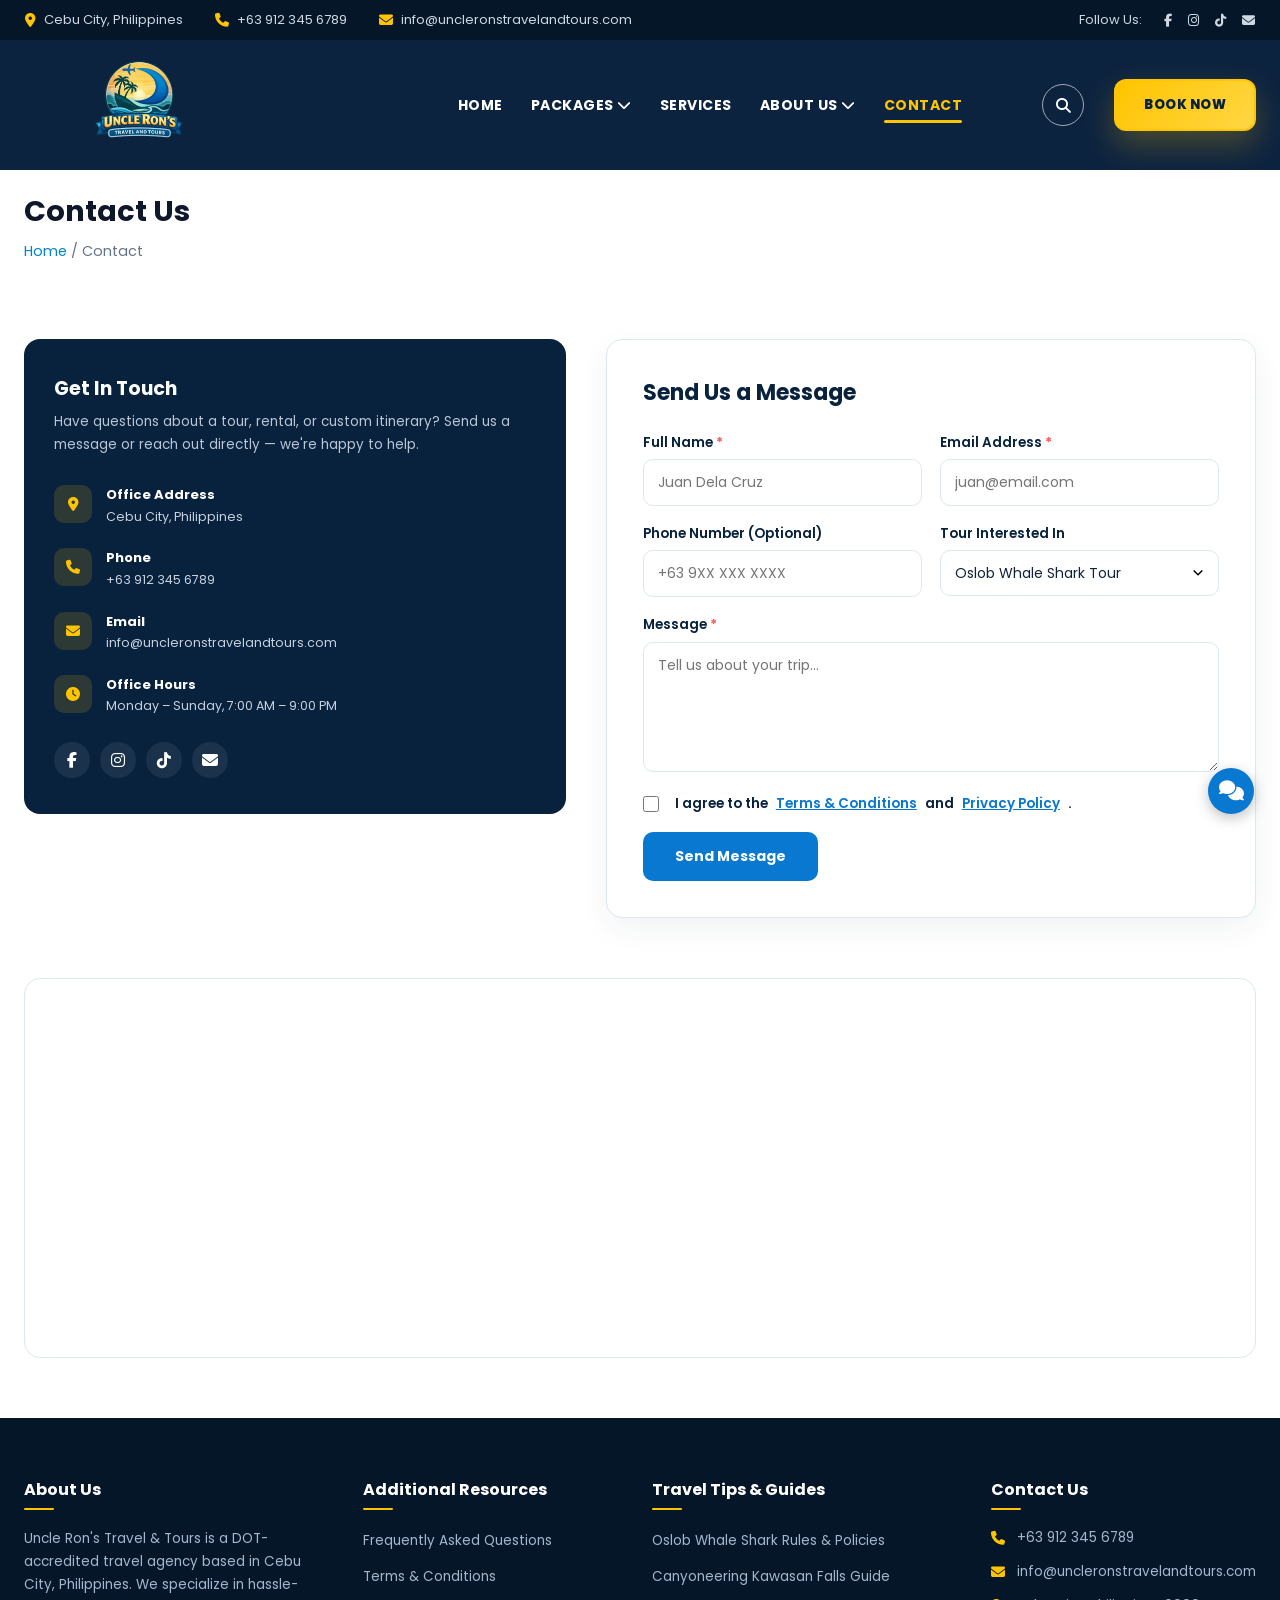
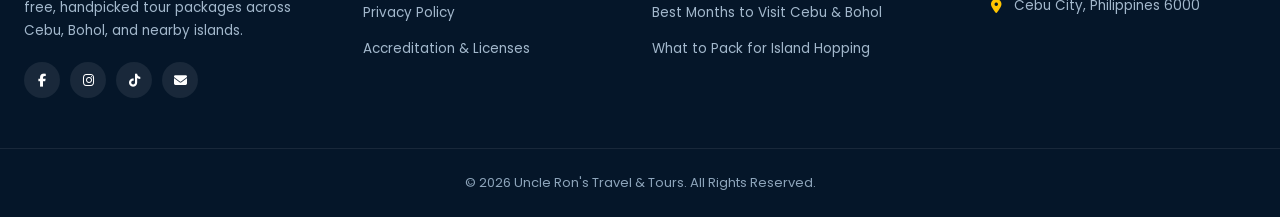
<file: pages/contact.html>
<!DOCTYPE html>
<html lang="en">

<head>
    <meta charset="UTF-8">
    <meta name="viewport" content="width=device-width, initial-scale=1.0">
    <title>Contact Us - Uncle Ron's Travel & Tours</title>

    <!-- Google Font -->
    <link href="https://fonts.googleapis.com/css2?family=Poppins:wght@300;400;500;600;700;800&display=swap" rel="stylesheet">

    <!-- Font Awesome -->
    <link rel="stylesheet" href="https://cdnjs.cloudflare.com/ajax/libs/font-awesome/6.6.0/css/all.min.css">
    
    <link rel="icon" type="image/x-icon" href="../images/favicon.ico">
    <link rel="icon" type="image/png" sizes="48x48" href="../images/favicon-48.png">
    <!-- Main Stylesheet (Relative path from pages/) -->
    <link rel="stylesheet" href="../css/style.css">
</head>

<body>

    <!-- Topbar -->
    <div class="topbar">
        <div class="topbar-left">
            <span><i class="fa-solid fa-location-dot"></i> Cebu City, Philippines</span>
            <span><i class="fa-solid fa-phone"></i> +63 912 345 6789</span>
            <span><i class="fa-solid fa-envelope"></i> info@uncleronstravelandtours.com</span>
        </div>
        <div class="topbar-right">
            <span class="follow-label">Follow Us:</span>
            <a href="#"><i class="fa-brands fa-facebook-f"></i></a>
            <a href="#"><i class="fa-brands fa-instagram"></i></a>
            <a href="#"><i class="fa-brands fa-tiktok"></i></a>
            <a href="#"><i class="fa-solid fa-envelope"></i></a>
        </div>
    </div>

    <!-- HEADER NAVBAR -->
    <header class="header-dark">
        <div class="container navbar">
            <div class="logo">
                <img src="../images/Uncle_rons_logo-removebg-preview.png" alt="Uncle Ron's Logo">
            </div>
            <nav>
                <ul>
                    <li><a href="../index/index.html">Home</a></li>
                    <li class="dropdown-parent">
                        <a href="../pages/package.html">Packages <i class="fa-solid fa-chevron-down"></i></a>
                        <ul class="dropdown-menu">
                            <li><a href="cebu-tours/oslob-tour.html">Oslob Tours</a></li>
                            <li><a href="#">Badian Tours</a></li>
                            <li><a href="#">Moalboal Tours</a></li>
                            <li><a href="#">Bohol Tours</a></li>
                        </ul>
                    </li>
                    <!-- <li><a href="../pages/car-rentals.html">Car Rentals</a></li> -->
                    <li><a href="../pages/services.html">Services</a></li>
                    
                      <!-- ABOUT US DROPDOWN MENU -->
                    <li class="dropdown-parent">
                        <a href="../pages/about.html">About Us <i class="fa-solid fa-chevron-down"></i></a>
                        <!-- Nested Dropdown List -->
                        <ul class="dropdown-menu">
                            <li><a href="../pages/awards.html">Accreditation & Licenses</a></li>
                            <li><a href="../pages/reviews.html">Reviews & Feedback</a></li>
                            <li><a href="../pages/guides.html">Travel Guides</a></li>
                            <li><a href="../pages/faqs.html">FAQs</a></li>
                            <li><a href="../pages/terms.html">Terms & Policies</a></li>
                        </ul>
                    </li>
                    
                    <li><a class="active" href="../pages/contact.html">Contact</a></li>
                </ul>
            </nav>
            <div class="nav-actions">
                <button type="button" class="icon-btn" onclick="window.urAuth && window.urAuth.openFind()" aria-label="Find My Booking" title="Find My Booking">
                    <i class="fa-solid fa-magnifying-glass"></i>
                </button>
                <!-- <a href="#" class="book-btn" id="authBtn">Sign Up</a> -->
                <a href="../pages/package.html" class="book-btn">Book Now</a>
            </div>
        </div>
    </header>

    <!-- PAGE BANNER -->
    <section class="tour-header-banner">
        <div class="container">
            <h1>Contact Us</h1>
            <div class="breadcrumb">
                <a href="../index/index.html">Home</a> / <span>Contact</span>
            </div>
        </div>
    </section>

    <!-- ================= CONTACT GRID ================= -->
    <section>
        <div class="container">
            <div class="contact-grid">

                <!-- LEFT: CONTACT INFO -->
                <div class="contact-info-card">
                    <h3>Get In Touch</h3>
                    <p>Have questions about a tour, rental, or custom itinerary? Send us a message or reach out directly — we're happy to help.</p>

                    <div class="contact-info-item">
                        <i class="fa-solid fa-location-dot"></i>
                        <div>
                            <h4>Office Address</h4>
                            <p>Cebu City, Philippines</p>
                        </div>
                    </div>

                    <div class="contact-info-item">
                        <i class="fa-solid fa-phone"></i>
                        <div>
                            <h4>Phone</h4>
                            <p>+63 912 345 6789</p>
                        </div>
                    </div>

                    <div class="contact-info-item">
                        <i class="fa-solid fa-envelope"></i>
                        <div>
                            <h4>Email</h4>
                            <p>info@uncleronstravelandtours.com</p>
                        </div>
                    </div>

                    <div class="contact-info-item">
                        <i class="fa-solid fa-clock"></i>
                        <div>
                            <h4>Office Hours</h4>
                            <p>Monday – Sunday, 7:00 AM – 9:00 PM</p>
                        </div>
                    </div>

                    <div class="contact-socials">
                        <a href="#"><i class="fa-brands fa-facebook-f"></i></a>
                        <a href="#"><i class="fa-brands fa-instagram"></i></a>
                        <a href="#"><i class="fa-brands fa-tiktok"></i></a>
                        <a href="#"><i class="fa-solid fa-envelope"></i></a>
                    </div>
                </div>

                <!-- RIGHT: CONTACT FORM (UPDATED) -->
            <div class="contact-form-card">
                <h3>Send Us a Message</h3>

                <form class="contact-form">
                    <div class="form-row">
                        <div class="form-group">
                            <label for="contactFullName">Full Name <span class="required">*</span></label>
                            <input type="text" id="contactFullName" placeholder="Juan Dela Cruz" required>
                        </div>
                        <div class="form-group">
                            <label for="contactEmail">Email Address <span class="required">*</span></label>
                            <input type="email" id="contactEmail" placeholder="juan@email.com" required>
                        </div>
                    </div>

                    <div class="form-row">
                        <div class="form-group">
                            <label for="contactPhone">Phone Number (Optional)</label>
                            <input type="tel" id="contactPhone" placeholder="+63 9XX XXX XXXX">
                        </div>
                        <div class="form-group">
                            <label for="contactTour">Tour Interested In</label>
                            <select id="contactTour">
                                <option>Oslob Whale Shark Tour</option>
                                <option>Cebu - Bohol Tour</option>
                                <option>Car Rental</option>
                                <option>Other / Custom Trip</option>
                            </select>
                        </div>
                    </div>

                    <div class="form-group">
                        <label for="contactMessage">Message <span class="required">*</span></label>
                        <textarea id="contactMessage" placeholder="Tell us about your trip..."></textarea>
                    </div>

                    <!-- ACCEPTANCE OF TERMS AND PRIVACY POLICY -->
                        <div class="form-group checkbox-group">
                            <label class="checkbox-container">
                                <input type="checkbox" id="agreeTerms" required>
                                <span class="checkmark"></span>
                                I agree to the <a href="../pages/terms.html" target="_blank">Terms & Conditions</a> and <a href="../pages/terms.html" target="_blank">Privacy Policy</a>.
                            </label>
                        </div>

                    <button type="submit" class="contact-submit-btn">Send Message</button>
                </form>
            </div>

            
            </div>
        </div>
    </section>

    <!-- ================= MAP ================= -->
    <section>
        <div class="container">
            <div class="map-embed">
                <iframe
                    src="https://www.google.com/maps?q=Cebu%20City%2C%20Philippines&output=embed"
                    loading="lazy"
                    referrerpolicy="no-referrer-when-downgrade">
                </iframe>
            </div>
        </div>
    </section>

          <!-- Floating Contact Widget -->
    <div class="floating-contact-wrapper">
        <div class="contact-options" id="contactOptions">
            <a href="https://m.me/uncleronstravelandtours" target="_blank" rel="noopener" class="contact-btn messenger" title="Chat on Messenger">
                <i class="fa-brands fa-facebook-messenger"></i>
            </a>
            <a href="https://wa.me/639123456789" target="_blank" rel="noopener" class="contact-btn whatsapp" title="Chat on WhatsApp">
                <i class="fa-brands fa-whatsapp"></i>
            </a>
        </div>
        <button type="button" id="contactToggleBtn" title="Contact Us" aria-label="Toggle contact options">
            <i class="fa-solid fa-comments"></i>
        </button>
    </div>

    <button onclick="topFunction()" id="myBtn" title="Go to top">Top</button>
    <!-- ================= FOOTER ================= -->

    <footer>
        <!-- Pre-Footer Widgets Section -->
        <div class="footer-widgets">
            <div class="container footer-grid">
                
                <!-- Column 1: About Us -->
                <div class="footer-col">
                    <h3>About Us</h3>
                    <p>
                        Uncle Ron's Travel & Tours is a DOT-accredited travel agency based in Cebu City, Philippines. We specialize in hassle-free, handpicked tour packages across Cebu, Bohol, and nearby islands.
                    </p>
                    <div class="footer-socials">
                        <a href="#" aria-label="Facebook"><i class="fa-brands fa-facebook-f"></i></a>
                        <a href="#" aria-label="Instagram"><i class="fa-brands fa-instagram"></i></a>
                        <a href="#" aria-label="TikTok"><i class="fa-brands fa-tiktok"></i></a>
                        <a href="#" aria-label="Email"><i class="fa-solid fa-envelope"></i></a>
                    </div>
                </div>

                <!-- Column 2: Additional Resources -->
                <div class="footer-col">
                    <h3>Additional Resources</h3>
                    <ul class="footer-links">
                        <li><a href="#">Frequently Asked Questions</a></li>
                        <li><a href="#">Terms & Conditions</a></li>
                        <li><a href="#">Privacy Policy</a></li>
                        <li><a href="#">Accreditation & Licenses</a></li>
                    </ul>
                </div>

                <!-- Column 3: Travel Tips & Guides -->
                <div class="footer-col">
                    <h3>Travel Tips & Guides</h3>
                    <ul class="footer-links">
                        <li><a href="#">Oslob Whale Shark Rules & Policies</a></li>
                        <li><a href="#">Canyoneering Kawasan Falls Guide</a></li>
                        <li><a href="#">Best Months to Visit Cebu & Bohol</a></li>
                        <li><a href="#">What to Pack for Island Hopping</a></li>
                    </ul>
                </div>

                <!-- Column 4: Contact -->
                <div class="footer-col">
                    <h3>Contact Us</h3>
                    <ul class="footer-contact-list">
                        <li><i class="fa-solid fa-phone"></i> +63 912 345 6789</li>
                        <li><i class="fa-solid fa-envelope"></i> info@uncleronstravelandtours.com</li>
                        <li><i class="fa-solid fa-location-dot"></i> Cebu City, Philippines 6000</li>
                    </ul>
                </div>

            </div>
        </div>

        <!-- Copyright Strip -->
        <div class="container footer-bottom">
            <p>© 2026 Uncle Ron's Travel & Tours. All Rights Reserved.</p>
        </div>
    </footer>
    

    <script src="../js/auth.js"></script>
    <script src="../js/script.js"></script>
</body>
</html>
</file>
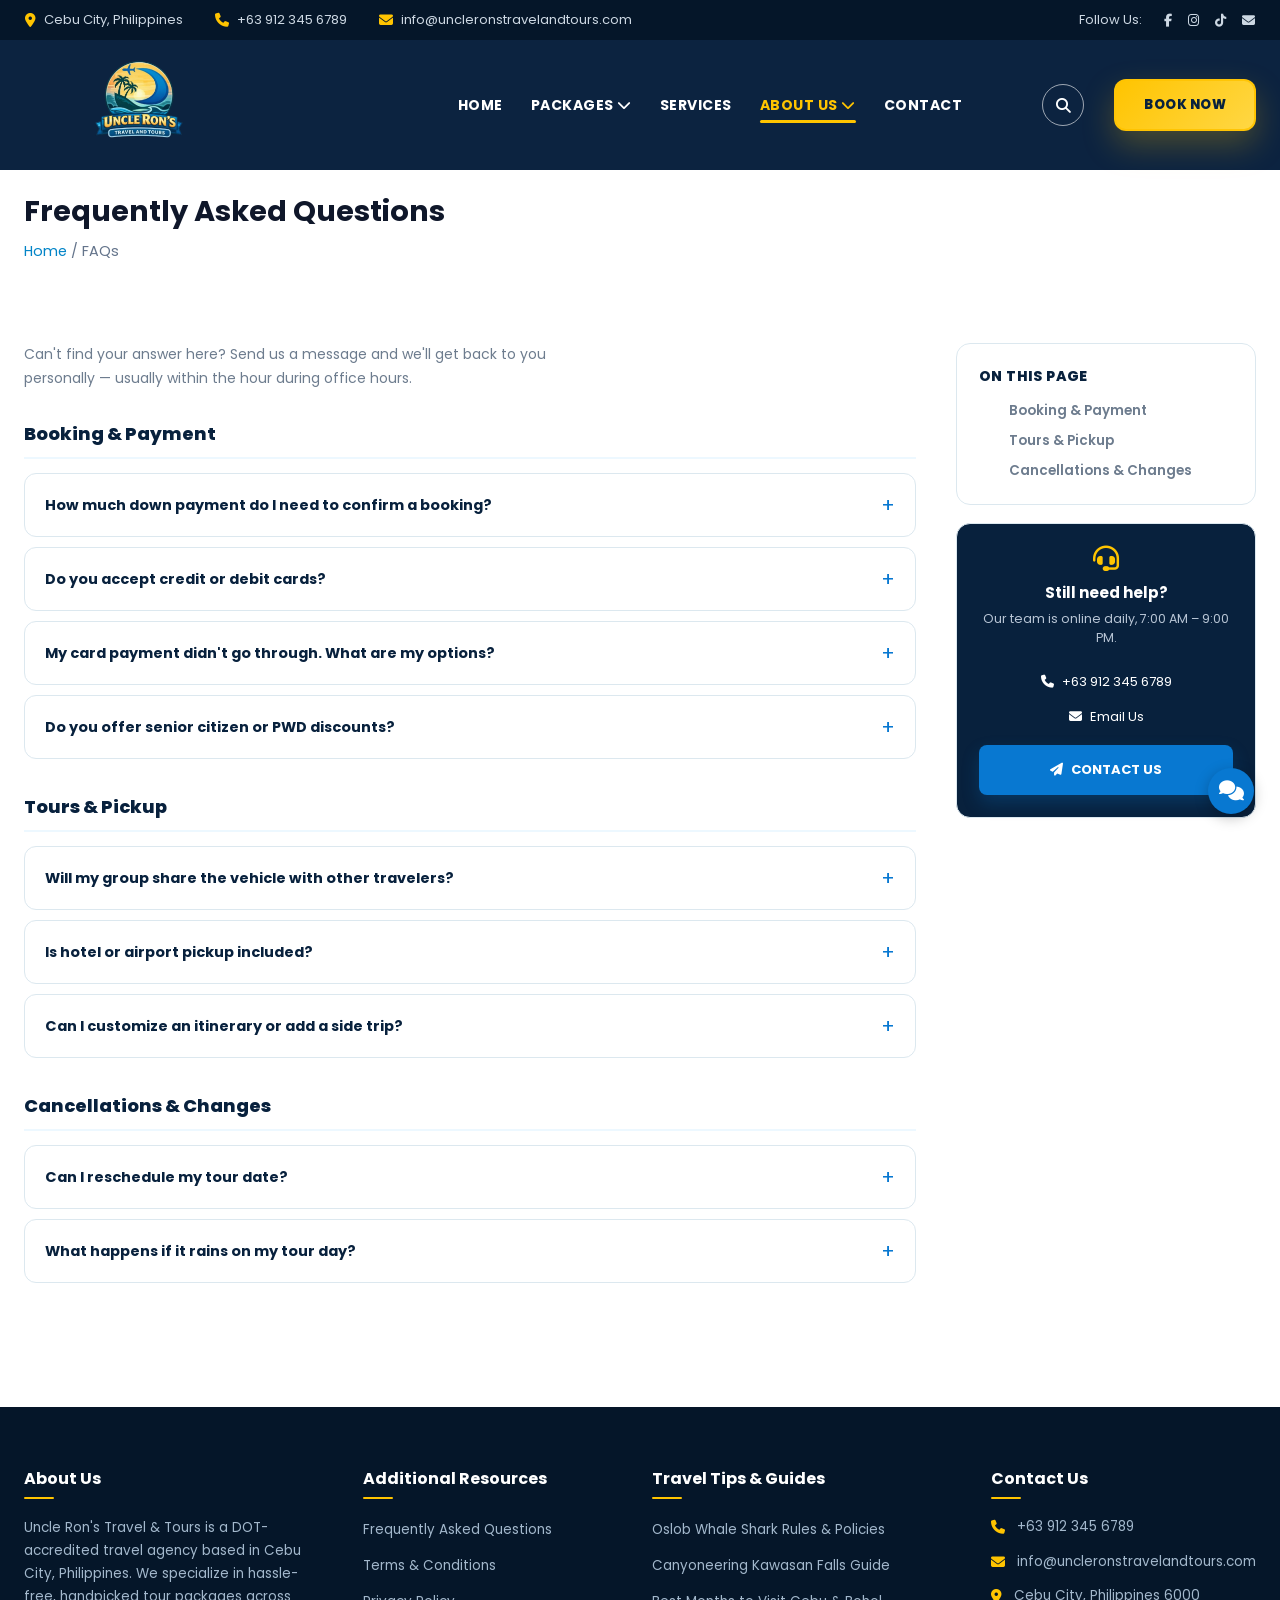
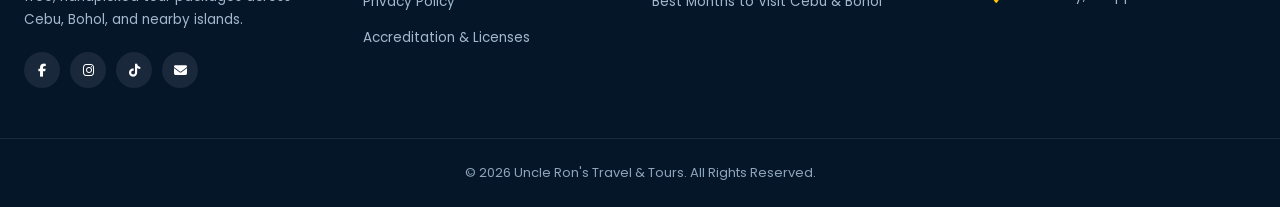
<file: pages/faqs.html>
<!DOCTYPE html>
<html lang="en">

<head>
    <meta charset="UTF-8">
    <meta name="viewport" content="width=device-width, initial-scale=1.0">
    <title>FAQs - Uncle Ron's Travel & Tours</title>

    <link href="https://fonts.googleapis.com/css2?family=Poppins:wght@300;400;500;600;700;800&display=swap" rel="stylesheet">
    <link rel="stylesheet" href="https://cdnjs.cloudflare.com/ajax/libs/font-awesome/6.6.0/css/all.min.css">
    <link rel="stylesheet" href="../css/style.css">

    <link rel="icon" type="image/x-icon" href="../images/favicon.ico">
    <link rel="icon" type="image/png" sizes="32x32" href="../images/favicon-32.png">
    <link rel="apple-touch-icon" sizes="180x180" href="../images/favicon-180.png">
</head>

<body>

    <!-- Topbar -->
    <div class="topbar">
        <div class="topbar-left">
            <span><i class="fa-solid fa-location-dot"></i> Cebu City, Philippines</span>
            <span><i class="fa-solid fa-phone"></i> +63 912 345 6789</span>
            <span><i class="fa-solid fa-envelope"></i> info@uncleronstravelandtours.com</span>
        </div>
        <div class="topbar-right">
            <span class="follow-label">Follow Us:</span>
            <a href="#" aria-label="Facebook"><i class="fa-brands fa-facebook-f"></i></a>
            <a href="#" aria-label="Instagram"><i class="fa-brands fa-instagram"></i></a>
            <a href="#" aria-label="TikTok"><i class="fa-brands fa-tiktok"></i></a>
            <a href="#" aria-label="Email"><i class="fa-solid fa-envelope"></i></a>
        </div>
    </div>

    <!-- HEADER NAVBAR -->
    <header class="header-dark">
        <div class="container navbar">
            <div class="logo">
                <img src="../images/Uncle_rons_logo-removebg-preview.png" alt="Uncle Ron's Logo">
            </div>
            <nav>
                <ul>
                    <li><a href="../index/index.html">Home</a></li>
                    <li class="dropdown-parent">
                        <a href="package.html">Packages <i class="fa-solid fa-chevron-down"></i></a>
                        <ul class="dropdown-menu">
                            <li><a href="cebu-tours/oslob-tour.html">Oslob Tours</a></li>
                            <li><a href="#">Badian Tours</a></li>
                            <li><a href="#">Moalboal Tours</a></li>
                            <li><a href="#">Bohol Tours</a></li>
                        </ul>
                    </li>
                    <li><a href="services.html">Services</a></li>
                    <li class="dropdown-parent">
                        <a class="active" href="about.html">About Us <i class="fa-solid fa-chevron-down"></i></a>
                        <ul class="dropdown-menu">
                            <li><a href="awards.html">Accreditation & Licenses</a></li>
                            <li><a href="reviews.html">Reviews & Feedback</a></li>
                            <li><a href="guides.html">Travel Guides</a></li>
                            <li><a class="active" href="faqs.html">FAQs</a></li>
                            <li><a href="terms.html">Terms & Policies</a></li>
                        </ul>
                    </li>
                    <li><a href="contact.html">Contact</a></li>
                </ul>
            </nav>
            <div class="nav-actions">
                  <button type="button" class="icon-btn" onclick="window.urAuth && window.urAuth.openFind()" aria-label="Find My Booking" title="Find My Booking">
                    <i class="fa-solid fa-magnifying-glass"></i>
                </button>
                <a href="package.html" class="book-btn" id="authBtn">Book Now</a>
            </div>
        </div>
    </header>

    <!-- PAGE BANNER -->
    <section class="tour-header-banner">
        <div class="container">
            <h1>Frequently Asked Questions</h1>
            <div class="breadcrumb">
                <a href="../index/index.html">Home</a> / <span>FAQs</span>
            </div>
        </div>
    </section>

    <!-- ================= FAQ LAYOUT ================= -->
    <section class="faq-section">
        <div class="container faq-layout">

            <main class="faq-main">
                <p class="faq-intro">Can't find your answer here? Send us a message and we'll get back to you personally — usually within the hour during office hours.</p>
                
                <div class="faq-group">
                    <h2>Booking & Payment</h2>
                    <div class="faq-list">
                        <details class="faq-item">
                            <summary>How much down payment do I need to confirm a booking?</summary>
                            <p>A 50% deposit locks in your vehicle, guide, and tour date. The remaining balance is settled in cash on the day of the tour.</p>
                        </details><details class="faq-item">
                            <summary>Do you accept credit or debit cards?</summary>
                            <p>Yes. Cards carry a 5% service charge to cover processing fees. E-wallets and bank transfer are also available, each shown with their own fee (or none, for bank deposit) during checkout.</p>
                        </details><details class="faq-item">
                            <summary>My card payment didn't go through. What are my options?</summary>
                            <p>You can retry, or switch to GCash, Maya, PayPal, or a direct bank/InstaPay transfer from the same payment screen — no need to start the booking over.</p>
                        </details><details class="faq-item">
                            <summary>Do you offer senior citizen or PWD discounts?</summary>
                            <p>Yes. Senior citizen and children's discounts are calculated automatically in the booking form once you select the guest type — no promo code needed.</p>
                        </details>
                    </div>
                </div>
                <div class="faq-group">
                    <h2>Tours & Pickup</h2>
                    <div class="faq-list">
                        <details class="faq-item">
                            <summary>Will my group share the vehicle with other travelers?</summary>
                            <p>No. Every Uncle Ron's tour is private by default — the van is exclusively yours unless you specifically book a joiner/shared package.</p>
                        </details><details class="faq-item">
                            <summary>Is hotel or airport pickup included?</summary>
                            <p>Free pickup and drop-off is included for standard tours within Cebu City and Mactan. Pickups from farther towns may carry a small surcharge, shown before you confirm.</p>
                        </details><details class="faq-item">
                            <summary>Can I customize an itinerary or add a side trip?</summary>
                            <p>Absolutely. Most tour pages let you add optional side trips (like Osmeña Peak) directly in the booking form. For anything larger, message us and we'll build a custom plan.</p>
                        </details>
                    </div>
                </div>
                <div class="faq-group">
                    <h2>Cancellations & Changes</h2>
                    <div class="faq-list">
                        <details class="faq-item">
                            <summary>Can I reschedule my tour date?</summary>
                            <p>Yes, free of charge if you let us know at least 24 hours before your scheduled tour, subject to availability on the new date.</p>
                        </details><details class="faq-item">
                            <summary>What happens if it rains on my tour day?</summary>
                            <p>Weather-dependent tours (like island hopping or canyoneering) can be moved to another date at no extra cost. We'll coordinate with you the night before if conditions look questionable.</p>
                        </details>
                    </div>
                </div>
            </main>

            <aside class="faq-side">
                <div class="faq-side-card">
                    <h3>On This Page</h3>
                    <nav class="faq-jump">
                        <a href="#">Booking & Payment</a>
                        <a href="#">Tours & Pickup</a>
                        <a href="#">Cancellations & Changes</a>
                    </nav>
                </div>

                <div class="faq-help-card">
                    <i class="fa-solid fa-headset"></i>
                    <h3>Still need help?</h3>
                    <p>Our team is online daily, 7:00 AM – 9:00 PM.</p>
                    <a href="tel:+639123456789"><i class="fa-solid fa-phone"></i> +63 912 345 6789</a>
                    <a href="mailto:info@uncleronstravelandtours.com"><i class="fa-solid fa-envelope"></i> Email Us</a>
                    <a href="contact.html" class="btn primary faq-help-btn">
                        <i class="fa-solid fa-paper-plane"></i> Contact Us
                    </a>
                </div>
            </aside>

        </div>
    </section>

          <!-- Floating Contact Widget -->
    <div class="floating-contact-wrapper">
        <div class="contact-options" id="contactOptions">
            <a href="https://m.me/uncleronstravelandtours" target="_blank" rel="noopener" class="contact-btn messenger" title="Chat on Messenger">
                <i class="fa-brands fa-facebook-messenger"></i>
            </a>
            <a href="https://wa.me/639123456789" target="_blank" rel="noopener" class="contact-btn whatsapp" title="Chat on WhatsApp">
                <i class="fa-brands fa-whatsapp"></i>
            </a>
        </div>
        <button type="button" id="contactToggleBtn" title="Contact Us" aria-label="Toggle contact options">
            <i class="fa-solid fa-comments"></i>
        </button>
    </div>

    <button onclick="topFunction()" id="myBtn" title="Go to top">Top</button>

    <!-- FOOTER -->
    <footer>
        <div class="footer-widgets">
            <div class="container footer-grid">
                <div class="footer-col">
                    <h3>About Us</h3>
                    <p>Uncle Ron's Travel & Tours is a DOT-accredited travel agency based in Cebu City, Philippines. We specialize in hassle-free, handpicked tour packages across Cebu, Bohol, and nearby islands.</p>
                    <div class="footer-socials">
                        <a href="#" aria-label="Facebook"><i class="fa-brands fa-facebook-f"></i></a>
                        <a href="#" aria-label="Instagram"><i class="fa-brands fa-instagram"></i></a>
                        <a href="#" aria-label="TikTok"><i class="fa-brands fa-tiktok"></i></a>
                        <a href="#" aria-label="Email"><i class="fa-solid fa-envelope"></i></a>
                    </div>
                </div>

                <div class="footer-col">
                    <h3>Additional Resources</h3>
                    <ul class="footer-links">
                        <li><a href="faqs.html">Frequently Asked Questions</a></li>
                        <li><a href="terms.html">Terms & Conditions</a></li>
                        <li><a href="terms.html">Privacy Policy</a></li>
                        <li><a href="awards.html">Accreditation & Licenses</a></li>
                    </ul>
                </div>

                <div class="footer-col">
                    <h3>Travel Tips & Guides</h3>
                    <ul class="footer-links">
                        <li><a href="guides.html">Oslob Whale Shark Rules & Policies</a></li>
                        <li><a href="guides.html">Canyoneering Kawasan Falls Guide</a></li>
                        <li><a href="guides.html">Best Months to Visit Cebu & Bohol</a></li>
                    </ul>
                </div>

                <div class="footer-col">
                    <h3>Contact Us</h3>
                    <ul class="footer-contact-list">
                        <li><i class="fa-solid fa-phone"></i> +63 912 345 6789</li>
                        <li><i class="fa-solid fa-envelope"></i> info@uncleronstravelandtours.com</li>
                        <li><i class="fa-solid fa-location-dot"></i> Cebu City, Philippines 6000</li>
                    </ul>
                </div>
            </div>
        </div>

        <div class="container footer-bottom">
            <p>© 2026 Uncle Ron's Travel & Tours. All Rights Reserved.</p>
        </div>
    </footer>

    <script src="../js/auth.js"></script>
    <script src="../js/script.js"></script>
</body>

</html>
</file>
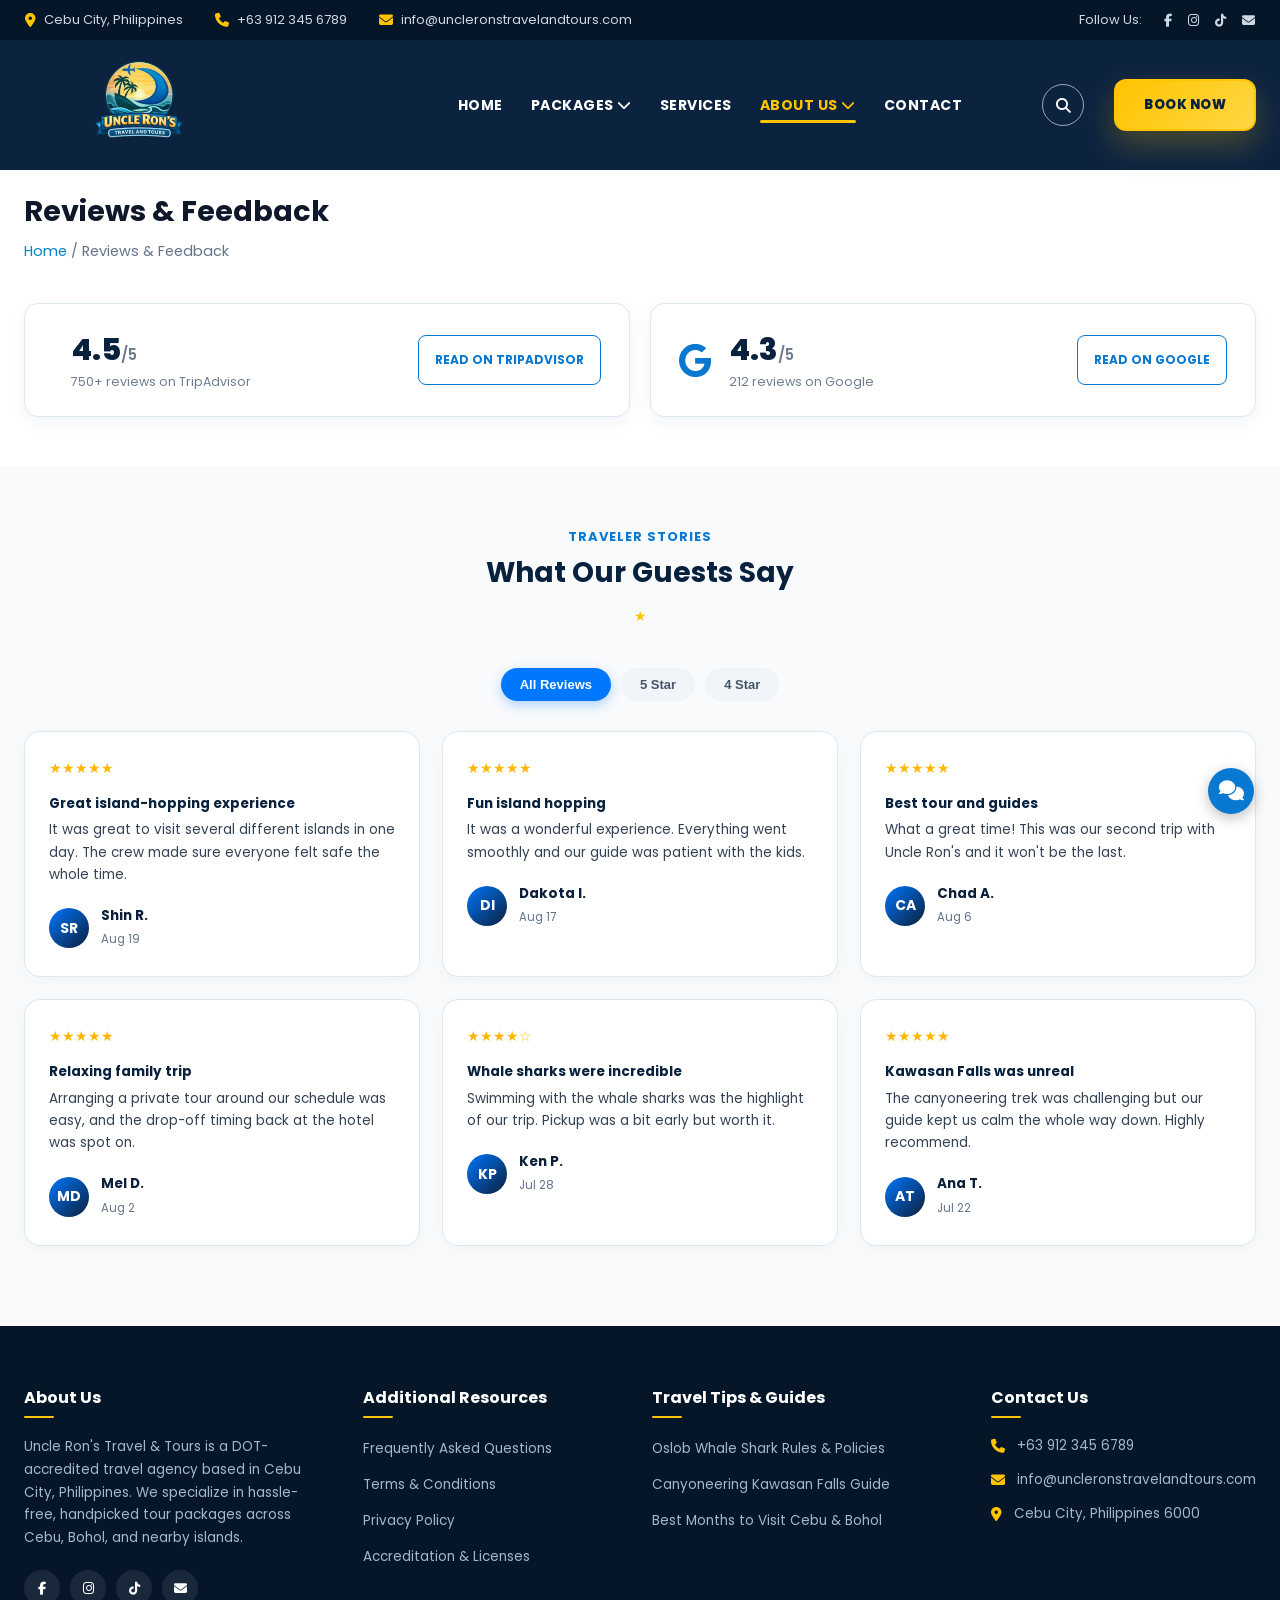
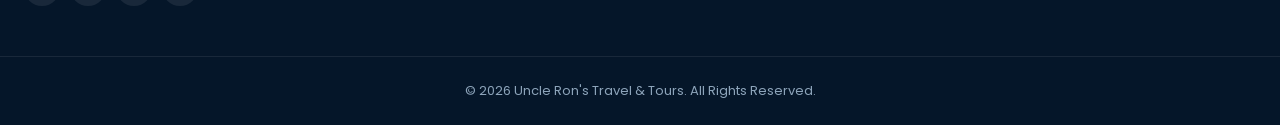
<file: pages/reviews.html>
<!DOCTYPE html>
<html lang="en">

<head>
    <meta charset="UTF-8">
    <meta name="viewport" content="width=device-width, initial-scale=1.0">
    <title>Reviews & Feedback - Uncle Ron's Travel & Tours</title>

    <link href="https://fonts.googleapis.com/css2?family=Poppins:wght@300;400;500;600;700;800&display=swap" rel="stylesheet">
    <link rel="stylesheet" href="https://cdnjs.cloudflare.com/ajax/libs/font-awesome/6.6.0/css/all.min.css">
    <link rel="stylesheet" href="../css/style.css">

    <link rel="icon" type="image/x-icon" href="../images/favicon.ico">
    <link rel="icon" type="image/png" sizes="32x32" href="../images/favicon-32.png">
    <link rel="apple-touch-icon" sizes="180x180" href="../images/favicon-180.png">
</head>

<body>

    <!-- Topbar -->
    <div class="topbar">
        <div class="topbar-left">
            <span><i class="fa-solid fa-location-dot"></i> Cebu City, Philippines</span>
            <span><i class="fa-solid fa-phone"></i> +63 912 345 6789</span>
            <span><i class="fa-solid fa-envelope"></i> info@uncleronstravelandtours.com</span>
        </div>
        <div class="topbar-right">
            <span class="follow-label">Follow Us:</span>
            <a href="#" aria-label="Facebook"><i class="fa-brands fa-facebook-f"></i></a>
            <a href="#" aria-label="Instagram"><i class="fa-brands fa-instagram"></i></a>
            <a href="#" aria-label="TikTok"><i class="fa-brands fa-tiktok"></i></a>
            <a href="#" aria-label="Email"><i class="fa-solid fa-envelope"></i></a>
        </div>
    </div>

    <!-- HEADER NAVBAR -->
    <header class="header-dark">
        <div class="container navbar">
            <div class="logo">
                <img src="../images/Uncle_rons_logo-removebg-preview.png" alt="Uncle Ron's Logo">
            </div>
            <nav>
                <ul>
                    <li><a href="../index/index.html">Home</a></li>
                    <li class="dropdown-parent">
                        <a href="package.html">Packages <i class="fa-solid fa-chevron-down"></i></a>
                        <ul class="dropdown-menu">
                            <li><a href="cebu-tours/oslob-tour.html">Oslob Tours</a></li>
                            <li><a href="#">Badian Tours</a></li>
                            <li><a href="#">Moalboal Tours</a></li>
                            <li><a href="#">Bohol Tours</a></li>
                        </ul>
                    </li>
                    <li><a href="services.html">Services</a></li>
                    <li class="dropdown-parent">
                        <a class="active" href="about.html">About Us <i class="fa-solid fa-chevron-down"></i></a>
                        <ul class="dropdown-menu">
                            <li><a href="awards.html">Accreditation & Licenses</a></li>
                            <li><a class="active" href="reviews.html">Reviews & Feedback</a></li>
                            <li><a href="guides.html">Travel Guides</a></li>
                            <li><a href="faqs.html">FAQs</a></li>
                            <li><a href="terms.html">Terms & Policies</a></li>
                        </ul>
                    </li>
                    <li><a href="contact.html">Contact</a></li>
                </ul>
            </nav>
            <div class="nav-actions">
                 <button type="button" class="icon-btn" onclick="window.urAuth && window.urAuth.openFind()" aria-label="Find My Booking" title="Find My Booking">
                    <i class="fa-solid fa-magnifying-glass"></i>
                </button>
                <a href="package.html" class="book-btn" id="authBtn">Book Now</a>
            </div>
        </div>
    </header>

    <!-- PAGE BANNER -->
    <section class="tour-header-banner">
        <div class="container">
            <h1>Reviews & Feedback</h1>
            <div class="breadcrumb">
                <a href="../index/index.html">Home</a> / <span>Reviews & Feedback</span>
            </div>
        </div>
    </section>

    <!-- ================= COMBINED RATING STRIP ================= -->
    <section>
        <div class="container">
            <div class="rating-strip rating-strip--split">
                <div class="rating-card rating-card--source">
                    <i class="fa-brands fa-tripadvisor"></i>
                    <div>
                        <div class="rating-score">4.5<span>/5</span></div>
                        <p>750+ reviews on TripAdvisor</p>
                    </div>
                    <a href="#" class="btn secondary">Read on TripAdvisor</a>
                </div>
                <div class="rating-card rating-card--source">
                    <i class="fa-brands fa-google"></i>
                    <div>
                        <div class="rating-score">4.3<span>/5</span></div>
                        <p>212 reviews on Google</p>
                    </div>
                    <a href="#" class="btn secondary">Read on Google</a>
                </div>
            </div>
        </div>
    </section>

    <!-- ================= GUEST REVIEWS ================= -->
    <section class="reviews-section" id="reviews-section">
        <div class="container">
            <div class="reviews-header">
                <span class="eyebrow">TRAVELER STORIES</span>
                <h2>What Our Guests Say</h2>
                <span class="squiggle">★</span>
            </div>

            <div class="filter-pills review-filters">
                <button type="button" class="pill active" data-filter="all">All Reviews</button>
                <button type="button" class="pill" data-filter="5">5 Star</button>
                <button type="button" class="pill" data-filter="4">4 Star</button>
            </div>

            <div class="reviews-grid" id="reviewsGrid">
                
                <div class="testimonial-card" data-rating="5">
                    <div class="testimonial-stars">★★★★★</div>
                    <p class="testimonial-comment"><strong style="display:block;color:var(--navy);margin-bottom:4px;">Great island-hopping experience</strong>It was great to visit several different islands in one day. The crew made sure everyone felt safe the whole time.</p>
                    <div class="testimonial-person">
                        <div class="testimonial-avatar">SR</div>
                        <div><strong>Shin R.</strong><span>Aug 19</span></div>
                    </div>
                </div>
                <div class="testimonial-card" data-rating="5">
                    <div class="testimonial-stars">★★★★★</div>
                    <p class="testimonial-comment"><strong style="display:block;color:var(--navy);margin-bottom:4px;">Fun island hopping</strong>It was a wonderful experience. Everything went smoothly and our guide was patient with the kids.</p>
                    <div class="testimonial-person">
                        <div class="testimonial-avatar">DI</div>
                        <div><strong>Dakota I.</strong><span>Aug 17</span></div>
                    </div>
                </div>
                <div class="testimonial-card" data-rating="5">
                    <div class="testimonial-stars">★★★★★</div>
                    <p class="testimonial-comment"><strong style="display:block;color:var(--navy);margin-bottom:4px;">Best tour and guides</strong>What a great time! This was our second trip with Uncle Ron's and it won't be the last.</p>
                    <div class="testimonial-person">
                        <div class="testimonial-avatar">CA</div>
                        <div><strong>Chad A.</strong><span>Aug 6</span></div>
                    </div>
                </div>
                <div class="testimonial-card" data-rating="5">
                    <div class="testimonial-stars">★★★★★</div>
                    <p class="testimonial-comment"><strong style="display:block;color:var(--navy);margin-bottom:4px;">Relaxing family trip</strong>Arranging a private tour around our schedule was easy, and the drop-off timing back at the hotel was spot on.</p>
                    <div class="testimonial-person">
                        <div class="testimonial-avatar">MD</div>
                        <div><strong>Mel D.</strong><span>Aug 2</span></div>
                    </div>
                </div>
                <div class="testimonial-card" data-rating="4">
                    <div class="testimonial-stars">★★★★☆</div>
                    <p class="testimonial-comment"><strong style="display:block;color:var(--navy);margin-bottom:4px;">Whale sharks were incredible</strong>Swimming with the whale sharks was the highlight of our trip. Pickup was a bit early but worth it.</p>
                    <div class="testimonial-person">
                        <div class="testimonial-avatar">KP</div>
                        <div><strong>Ken P.</strong><span>Jul 28</span></div>
                    </div>
                </div>
                <div class="testimonial-card" data-rating="5">
                    <div class="testimonial-stars">★★★★★</div>
                    <p class="testimonial-comment"><strong style="display:block;color:var(--navy);margin-bottom:4px;">Kawasan Falls was unreal</strong>The canyoneering trek was challenging but our guide kept us calm the whole way down. Highly recommend.</p>
                    <div class="testimonial-person">
                        <div class="testimonial-avatar">AT</div>
                        <div><strong>Ana T.</strong><span>Jul 22</span></div>
                    </div>
                </div>
            </div>
        </div>
    </section>

          <!-- Floating Contact Widget -->
    <div class="floating-contact-wrapper">
        <div class="contact-options" id="contactOptions">
            <a href="https://m.me/uncleronstravelandtours" target="_blank" rel="noopener" class="contact-btn messenger" title="Chat on Messenger">
                <i class="fa-brands fa-facebook-messenger"></i>
            </a>
            <a href="https://wa.me/639123456789" target="_blank" rel="noopener" class="contact-btn whatsapp" title="Chat on WhatsApp">
                <i class="fa-brands fa-whatsapp"></i>
            </a>
        </div>
        <button type="button" id="contactToggleBtn" title="Contact Us" aria-label="Toggle contact options">
            <i class="fa-solid fa-comments"></i>
        </button>
    </div>

    <button onclick="topFunction()" id="myBtn" title="Go to top">Top</button>

    <!-- FOOTER -->
    <footer>
        <div class="footer-widgets">
            <div class="container footer-grid">
                <div class="footer-col">
                    <h3>About Us</h3>
                    <p>Uncle Ron's Travel & Tours is a DOT-accredited travel agency based in Cebu City, Philippines. We specialize in hassle-free, handpicked tour packages across Cebu, Bohol, and nearby islands.</p>
                    <div class="footer-socials">
                        <a href="#" aria-label="Facebook"><i class="fa-brands fa-facebook-f"></i></a>
                        <a href="#" aria-label="Instagram"><i class="fa-brands fa-instagram"></i></a>
                        <a href="#" aria-label="TikTok"><i class="fa-brands fa-tiktok"></i></a>
                        <a href="#" aria-label="Email"><i class="fa-solid fa-envelope"></i></a>
                    </div>
                </div>

                <div class="footer-col">
                    <h3>Additional Resources</h3>
                    <ul class="footer-links">
                        <li><a href="faqs.html">Frequently Asked Questions</a></li>
                        <li><a href="terms.html">Terms & Conditions</a></li>
                        <li><a href="terms.html">Privacy Policy</a></li>
                        <li><a href="awards.html">Accreditation & Licenses</a></li>
                    </ul>
                </div>

                <div class="footer-col">
                    <h3>Travel Tips & Guides</h3>
                    <ul class="footer-links">
                        <li><a href="guides.html">Oslob Whale Shark Rules & Policies</a></li>
                        <li><a href="guides.html">Canyoneering Kawasan Falls Guide</a></li>
                        <li><a href="guides.html">Best Months to Visit Cebu & Bohol</a></li>
                    </ul>
                </div>

                <div class="footer-col">
                    <h3>Contact Us</h3>
                    <ul class="footer-contact-list">
                        <li><i class="fa-solid fa-phone"></i> +63 912 345 6789</li>
                        <li><i class="fa-solid fa-envelope"></i> info@uncleronstravelandtours.com</li>
                        <li><i class="fa-solid fa-location-dot"></i> Cebu City, Philippines 6000</li>
                    </ul>
                </div>
            </div>
        </div>

        <div class="container footer-bottom">
            <p>© 2026 Uncle Ron's Travel & Tours. All Rights Reserved.</p>
        </div>
    </footer>

    <script src="../js/reviews-filter.js"></script>
    <script src="../js/auth.js"></script>
    <script src="../js/script.js"></script>
</body>

</html>
</file>
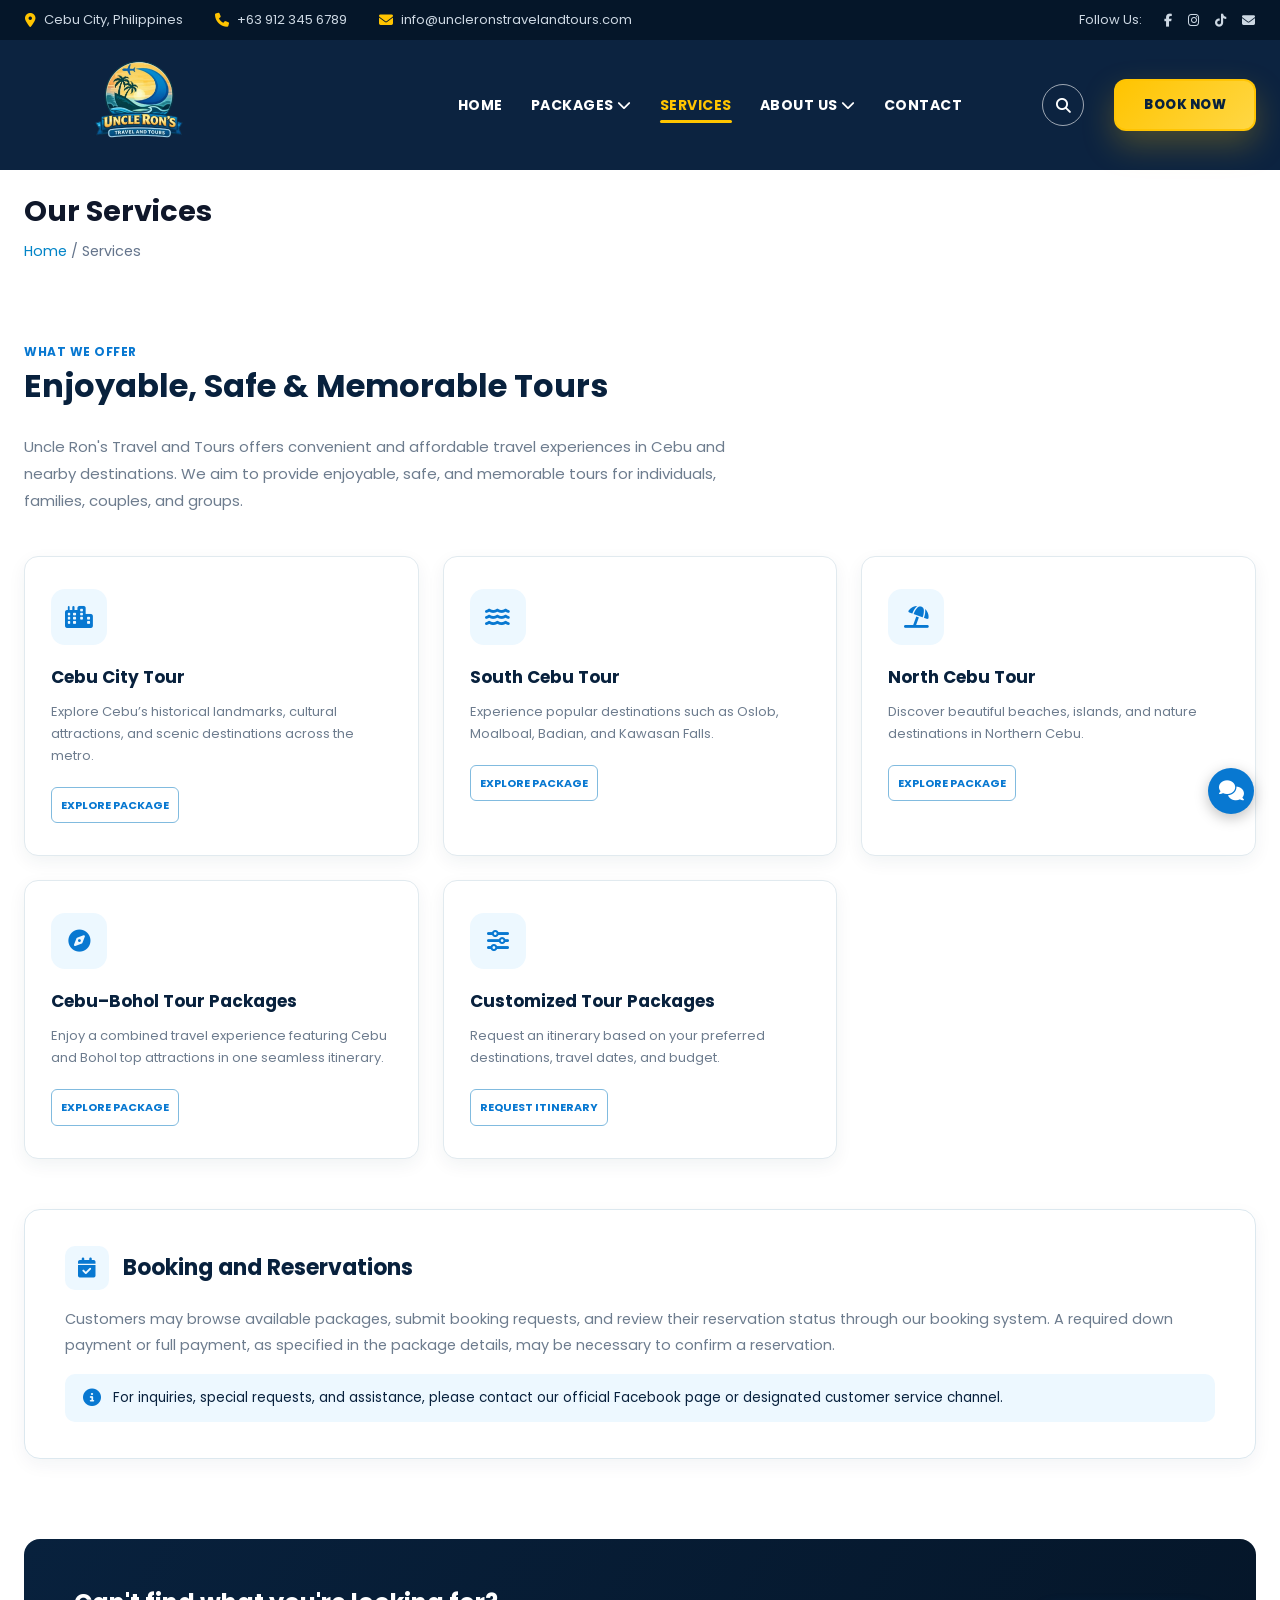
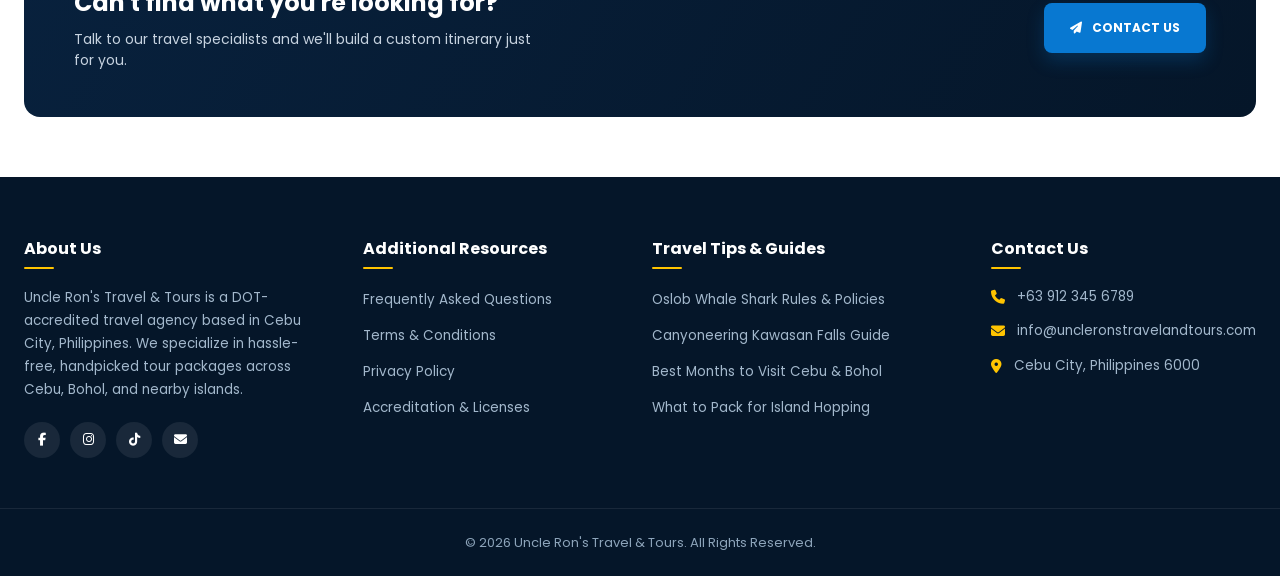
<file: pages/services.html>
<!DOCTYPE html>
<html lang="en">

<head>
    <meta charset="UTF-8">
    <meta name="viewport" content="width=device-width, initial-scale=1.0">
    <title>Our Services - Uncle Ron's Travel & Tours</title>

    <!-- Google Font -->
    <link href="https://fonts.googleapis.com/css2?family=Poppins:wght@300;400;500;600;700;800&display=swap" rel="stylesheet">

    <!-- Font Awesome -->
    <link rel="stylesheet" href="https://cdnjs.cloudflare.com/ajax/libs/font-awesome/6.6.0/css/all.min.css">

    <link rel="icon" type="image/x-icon" href="../images/favicon.ico">
    <link rel="icon" type="image/png" sizes="48x48" href="../images/favicon-48.png">

    <!-- Main Stylesheet (Relative path from pages/) -->
    <link rel="stylesheet" href="../css/style.css">
</head>

<body>

    <!-- Topbar -->
    <div class="topbar">
        <div class="topbar-left">
            <span><i class="fa-solid fa-location-dot"></i> Cebu City, Philippines</span>
            <span><i class="fa-solid fa-phone"></i> +63 912 345 6789</span>
            <span><i class="fa-solid fa-envelope"></i> info@uncleronstravelandtours.com</span>
        </div>
        <div class="topbar-right">
            <span class="follow-label">Follow Us:</span>
            <a href="#"><i class="fa-brands fa-facebook-f"></i></a>
            <a href="#"><i class="fa-brands fa-instagram"></i></a>
            <a href="#"><i class="fa-brands fa-tiktok"></i></a>
            <a href="#"><i class="fa-solid fa-envelope"></i></a>
        </div>
    </div>

    <!-- HEADER NAVBAR -->
    <header class="header-dark">
        <div class="container navbar">
            <div class="logo">
                <img src="../images/Uncle_rons_logo-removebg-preview.png" alt="Uncle Ron's Logo">
            </div>
            <nav>
                <ul>
                    <li><a href="../index/index.html">Home</a></li>
                    <li class="dropdown-parent">
                        <a href="../pages/package.html">Packages <i class="fa-solid fa-chevron-down"></i></a>
                        <ul class="dropdown-menu">
                            <li><a href="cebu-tours/oslob-tour.html">Oslob Tours</a></li>
                            <li><a href="#">Badian Tours</a></li>
                            <li><a href="#">Moalboal Tours</a></li>
                            <li><a href="#">Bohol Tours</a></li>
                        </ul>
                    </li>
                    <li><a class="active" href="../pages/services.html">Services</a></li>
                    
                    <!-- ABOUT US DROPDOWN MENU -->
                    <li class="dropdown-parent">
                        <a href="../pages/about.html">About Us <i class="fa-solid fa-chevron-down"></i></a>
                        <ul class="dropdown-menu">
                            <li><a href="../pages/awards.html">Accreditation & Licenses</a></li>
                            <li><a href="../pages/reviews.html">Reviews & Feedback</a></li>
                            <li><a href="../pages/guides.html">Travel Guides</a></li>
                            <li><a href="../pages/faqs.html">FAQs</a></li>
                            <li><a href="../pages/terms.html">Terms & Policies</a></li>
                        </ul>
                    </li>
                    
                    <li><a href="../pages/contact.html">Contact</a></li>
                </ul>
            </nav>
            <div class="nav-actions">
                <button type="button" class="icon-btn" onclick="window.urAuth && window.urAuth.openFind()" aria-label="Find My Booking" title="Find My Booking">
                     <i class="fa-solid fa-magnifying-glass"></i>
                </button>
                <a href="../pages/package.html" class="book-btn">Book Now</a>
            </div>
        </div>
    </header>

    <!-- PAGE BANNER -->
    <section class="tour-header-banner">
        <div class="container">
            <h1>Our Services</h1>
            <div class="breadcrumb">
                <a href="../index/index.html">Home</a> / <span>Services</span>
            </div>
        </div>
    </section>

    <!-- ================= SERVICES INTRO ================= -->
    <section class="services-intro">
        <div class="container">
            <div class="section-title">
                <div>
                    <span>WHAT WE OFFER</span>
                    <h2>Enjoyable, Safe & Memorable Tours</h2>
                </div>
            </div>
            <p>Uncle Ron's Travel and Tours offers convenient and affordable travel experiences in Cebu and nearby destinations. We aim to provide enjoyable, safe, and memorable tours for individuals, families, couples, and groups.</p>
        </div>
    </section>

    <!-- ================= SERVICES GRID ================= -->
    <section class="services">
        <div class="container">
            <div class="services-grid">

                <!-- Service 1 -->
                <div class="service-card">
                    <div class="service-icon"><i class="fa-solid fa-city"></i></div>
                    <h3>Cebu City Tour</h3>
                    <p>Explore Cebu’s historical landmarks, cultural attractions, and scenic destinations across the metro.</p>
                    <a href="package.html" class="details">Explore Package</a>
                </div>

                <!-- Service 2 -->
                <div class="service-card">
                    <div class="service-icon"><i class="fa-solid fa-water"></i></div>
                    <h3>South Cebu Tour</h3>
                    <p>Experience popular destinations such as Oslob, Moalboal, Badian, and Kawasan Falls.</p>
                    <a href="package.html" class="details">Explore Package</a>
                </div>

                <!-- Service 3 -->
                <div class="service-card">
                    <div class="service-icon"><i class="fa-solid fa-umbrella-beach"></i></div>
                    <h3>North Cebu Tour</h3>
                    <p>Discover beautiful beaches, islands, and nature destinations in Northern Cebu.</p>
                    <a href="package.html" class="details">Explore Package</a>
                </div>

                <!-- Service 4 -->
                <div class="service-card">
                    <div class="service-icon"><i class="fa-solid fa-compass"></i></div>
                    <h3>Cebu–Bohol Tour Packages</h3>
                    <p>Enjoy a combined travel experience featuring Cebu and Bohol top attractions in one seamless itinerary.</p>
                    <a href="package.html" class="details">Explore Package</a>
                </div>

                <!-- Service 5 -->
                <div class="service-card">
                    <div class="service-icon"><i class="fa-solid fa-sliders"></i></div>
                    <h3>Customized Tour Packages</h3>
                    <p>Request an itinerary based on your preferred destinations, travel dates, and budget.</p>
                    <a href="contact.html" class="details">Request Itinerary</a>
                </div>

            </div>
        </div>
    </section>

    <!-- ================= BOOKING & RESERVATIONS INFO ================= -->
    <section style="padding: 30px 0 60px;">
        <div class="container">
            <div style="background: #ffffff; border: 1px solid var(--border); border-radius: 16px; padding: 36px 40px; box-shadow: 0 6px 18px rgba(9, 45, 74, 0.05);">
                <div style="display: flex; align-items: center; gap: 14px; margin-bottom: 16px;">
                    <div style="width: 44px; height: 44px; border-radius: 10px; background: var(--light-blue); color: var(--blue); display: flex; align-items: center; justify-content: center; font-size: 20px; flex-shrink: 0;">
                        <i class="fa-solid fa-calendar-check"></i>
                    </div>
                    <h2 style="color: var(--navy); font-size: 22px; font-weight: 700; margin: 0;">Booking and Reservations</h2>
                </div>
                
                <p style="color: var(--muted); font-size: 14.5px; line-height: 1.8; margin-bottom: 16px;">
                    Customers may browse available packages, submit booking requests, and review their reservation status through our booking system. A required down payment or full payment, as specified in the package details, may be necessary to confirm a reservation.
                </p>

                <div style="display: flex; align-items: center; gap: 12px; padding: 14px 18px; background: var(--light-blue); border-radius: 10px; color: var(--navy); font-size: 13.5px; line-height: 1.5;">
                    <i class="fa-solid fa-circle-info" style="color: var(--blue); font-size: 18px; flex-shrink: 0;"></i>
                    <span>For inquiries, special requests, and assistance, please contact our official Facebook page or designated customer service channel.</span>
                </div>
            </div>
        </div>
    </section>

    <!-- ================= CTA BANNER ================= -->
    <section>
        <div class="container">
            <div class="cta-banner">
                <div>
                    <h2>Can't find what you're looking for?</h2>
                    <p>Talk to our travel specialists and we'll build a custom itinerary just for you.</p>
                </div>
                <a href="contact.html" class="btn primary">
                    <i class="fa-solid fa-paper-plane"></i>
                    Contact Us
                </a>
            </div>
        </div>
    </section>

    <!-- Floating Contact Wrapper -->
    <div class="floating-contact-wrapper">
        <div class="contact-options" id="contactOptions">
            <a href="https://m.me/uncleronstravelandtours" target="_blank" rel="noopener" class="contact-btn messenger" title="Chat on Messenger">
                <i class="fa-brands fa-facebook-messenger"></i>
            </a>
            <a href="https://wa.me/639123456789" target="_blank" rel="noopener" class="contact-btn whatsapp" title="Chat on WhatsApp">
                <i class="fa-brands fa-whatsapp"></i>
            </a>
        </div>
        <button type="button" id="contactToggleBtn" title="Contact Us" aria-label="Toggle contact options">
            <i class="fa-solid fa-comments"></i>
        </button>
    </div>

    <button onclick="topFunction()" id="myBtn" title="Go to top">Top</button>

    <!-- ================= FOOTER ================= -->
    <footer>
        <div class="footer-widgets">
            <div class="container footer-grid">
                
                <!-- Column 1: About Us -->
                <div class="footer-col">
                    <h3>About Us</h3>
                    <p>
                        Uncle Ron's Travel & Tours is a DOT-accredited travel agency based in Cebu City, Philippines. We specialize in hassle-free, handpicked tour packages across Cebu, Bohol, and nearby islands.
                    </p>
                    <div class="footer-socials">
                        <a href="#" aria-label="Facebook"><i class="fa-brands fa-facebook-f"></i></a>
                        <a href="#" aria-label="Instagram"><i class="fa-brands fa-instagram"></i></a>
                        <a href="#" aria-label="TikTok"><i class="fa-brands fa-tiktok"></i></a>
                        <a href="#" aria-label="Email"><i class="fa-solid fa-envelope"></i></a>
                    </div>
                </div>

                <!-- Column 2: Additional Resources -->
                <div class="footer-col">
                    <h3>Additional Resources</h3>
                    <ul class="footer-links">
                        <li><a href="#">Frequently Asked Questions</a></li>
                        <li><a href="#">Terms & Conditions</a></li>
                        <li><a href="#">Privacy Policy</a></li>
                        <li><a href="#">Accreditation & Licenses</a></li>
                    </ul>
                </div>

                <!-- Column 3: Travel Tips & Guides -->
                <div class="footer-col">
                    <h3>Travel Tips & Guides</h3>
                    <ul class="footer-links">
                        <li><a href="#">Oslob Whale Shark Rules & Policies</a></li>
                        <li><a href="#">Canyoneering Kawasan Falls Guide</a></li>
                        <li><a href="#">Best Months to Visit Cebu & Bohol</a></li>
                        <li><a href="#">What to Pack for Island Hopping</a></li>
                    </ul>
                </div>

                <!-- Column 4: Contact -->
                <div class="footer-col">
                    <h3>Contact Us</h3>
                    <ul class="footer-contact-list">
                        <li><i class="fa-solid fa-phone"></i> +63 912 345 6789</li>
                        <li><i class="fa-solid fa-envelope"></i> info@uncleronstravelandtours.com</li>
                        <li><i class="fa-solid fa-location-dot"></i> Cebu City, Philippines 6000</li>
                    </ul>
                </div>

            </div>
        </div>

        <!-- Copyright Strip -->
        <div class="container footer-bottom">
            <p>© 2026 Uncle Ron's Travel & Tours. All Rights Reserved.</p>
        </div>
    </footer>

    <script src="../js/auth.js"></script>
    <script src="../js/script.js"></script>
</body>

</html>
</file>
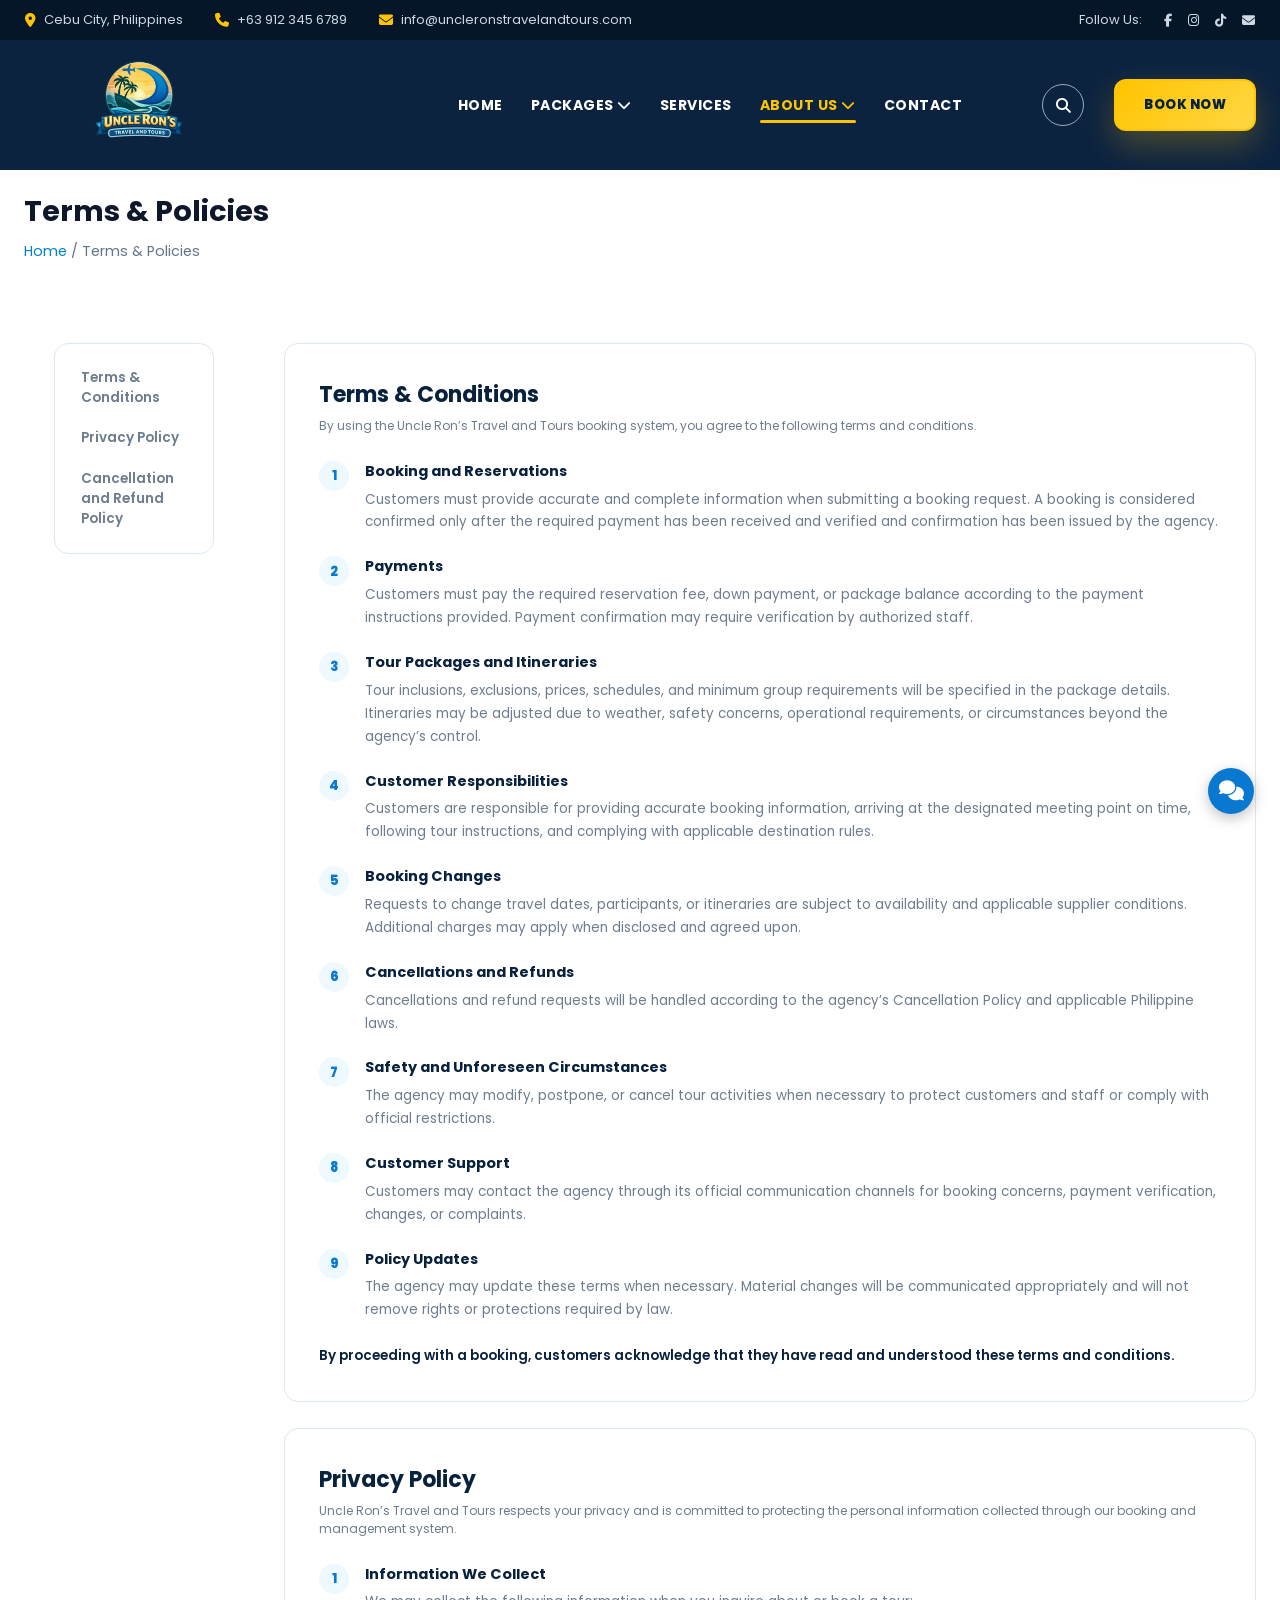
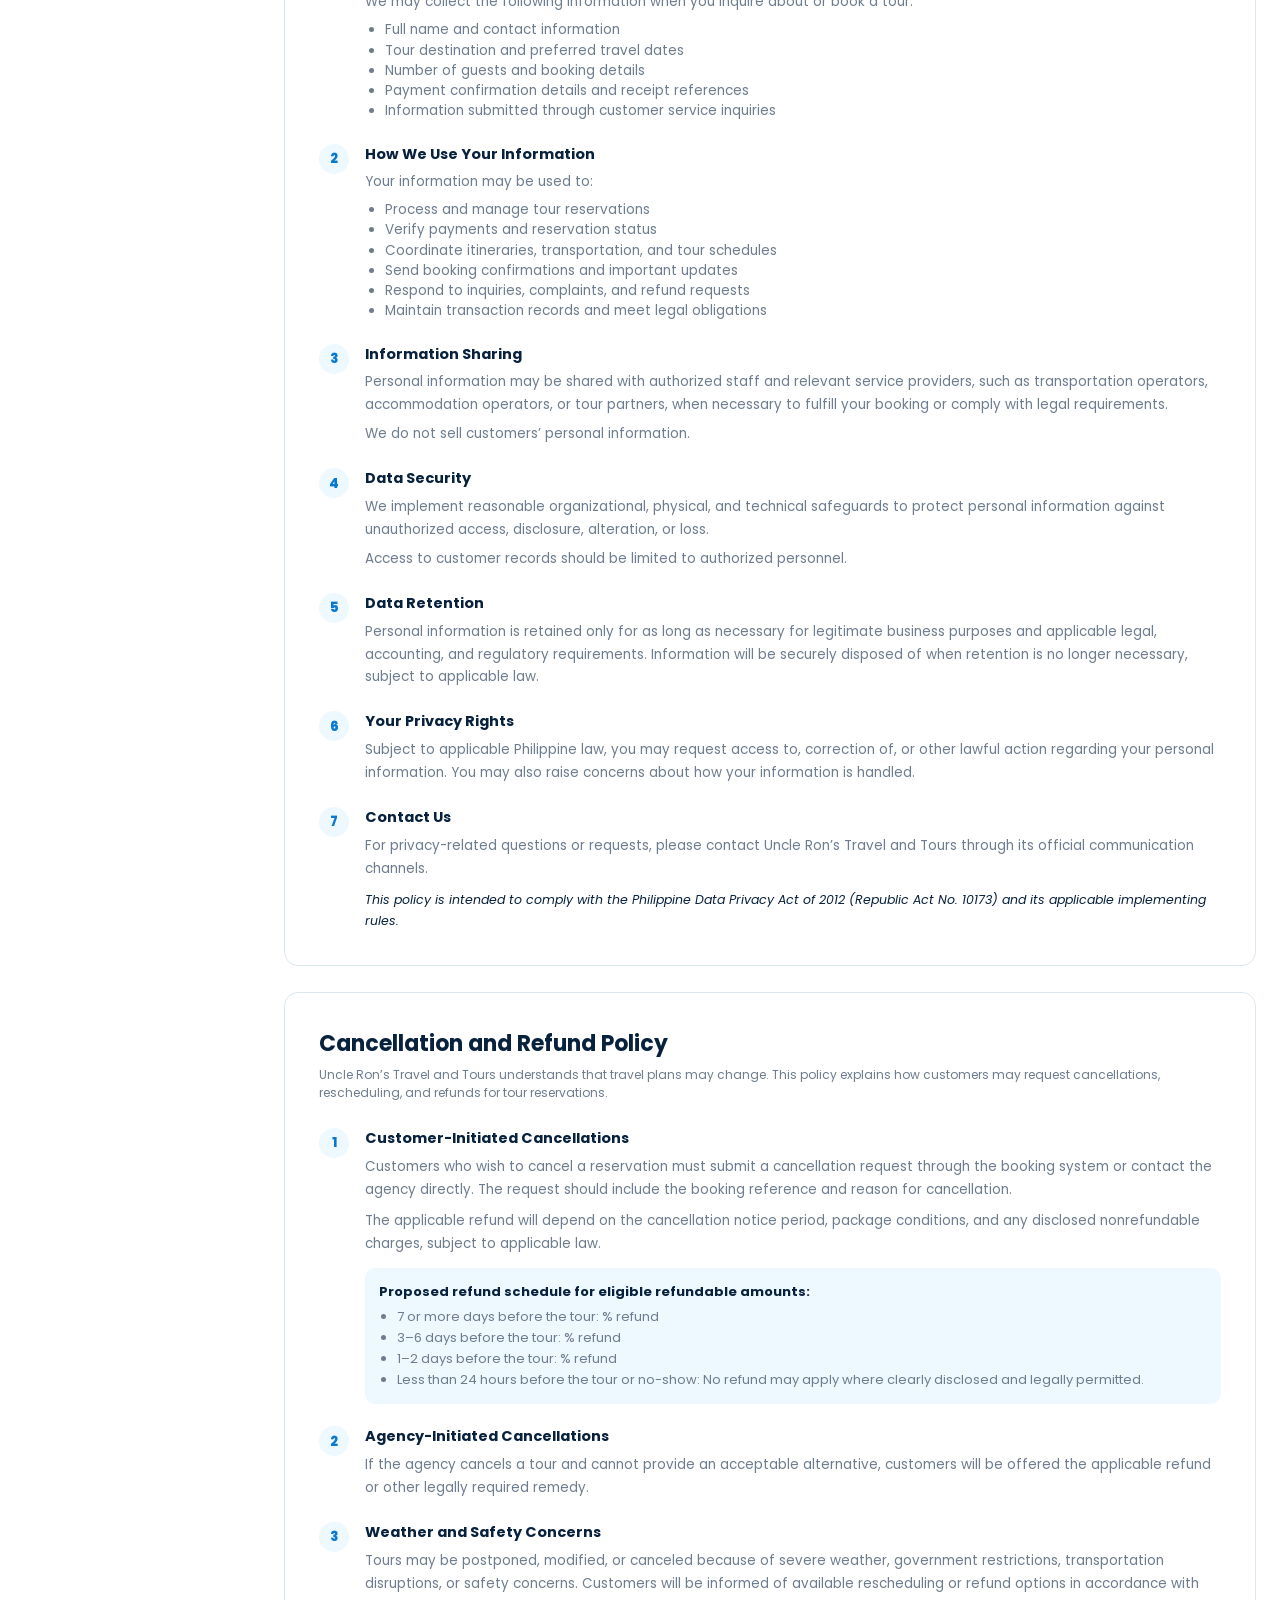
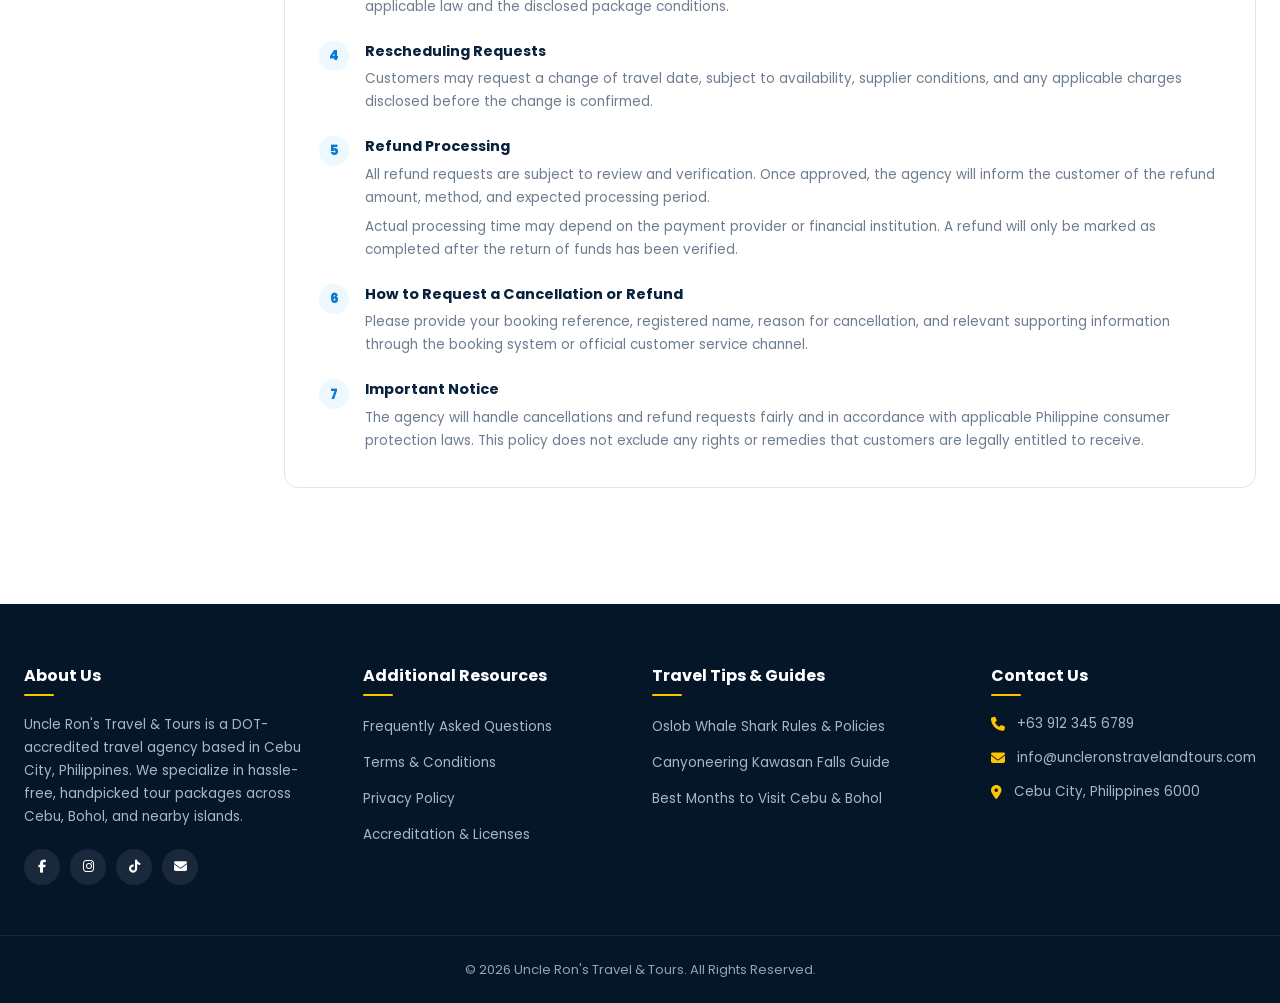
<file: pages/terms.html>
<!DOCTYPE html>
<html lang="en">

<head>
    <meta charset="UTF-8">
    <meta name="viewport" content="width=device-width, initial-scale=1.0">
    <title>Terms & Policies - Uncle Ron's Travel & Tours</title>

    <link href="https://fonts.googleapis.com/css2?family=Poppins:wght@300;400;500;600;700;800&display=swap" rel="stylesheet">
    <link rel="stylesheet" href="https://cdnjs.cloudflare.com/ajax/libs/font-awesome/6.6.0/css/all.min.css">
    <link rel="stylesheet" href="../css/style.css">

    <link rel="icon" type="image/x-icon" href="../images/favicon.ico">
    <link rel="icon" type="image/png" sizes="32x32" href="../images/favicon-32.png">
    <link rel="apple-touch-icon" sizes="180x180" href="../images/favicon-180.png">
</head>

<body>

    <!-- Topbar -->
    <div class="topbar">
        <div class="topbar-left">
            <span><i class="fa-solid fa-location-dot"></i> Cebu City, Philippines</span>
            <span><i class="fa-solid fa-phone"></i> +63 912 345 6789</span>
            <span><i class="fa-solid fa-envelope"></i> info@uncleronstravelandtours.com</span>
        </div>
        <div class="topbar-right">
            <span class="follow-label">Follow Us:</span>
            <a href="#" aria-label="Facebook"><i class="fa-brands fa-facebook-f"></i></a>
            <a href="#" aria-label="Instagram"><i class="fa-brands fa-instagram"></i></a>
            <a href="#" aria-label="TikTok"><i class="fa-brands fa-tiktok"></i></a>
            <a href="#" aria-label="Email"><i class="fa-solid fa-envelope"></i></a>
        </div>
    </div>

    <!-- HEADER NAVBAR -->
    <header class="header-dark">
        <div class="container navbar">
            <div class="logo">
                <img src="../images/Uncle_rons_logo-removebg-preview.png" alt="Uncle Ron's Logo">
            </div>
            <nav>
                <ul>
                    <li><a href="../index/index.html">Home</a></li>
                    <li class="dropdown-parent">
                        <a href="package.html">Packages <i class="fa-solid fa-chevron-down"></i></a>
                        <ul class="dropdown-menu">
                            <li><a href="cebu-tours/oslob-tour.html">Oslob Tours</a></li>
                            <li><a href="#">Badian Tours</a></li>
                            <li><a href="#">Moalboal Tours</a></li>
                            <li><a href="#">Bohol Tours</a></li>
                        </ul>
                    </li>
                    <li><a href="services.html">Services</a></li>
                    <li class="dropdown-parent">
                        <a class="active" href="about.html">About Us <i class="fa-solid fa-chevron-down"></i></a>
                        <ul class="dropdown-menu">
                            <li><a href="awards.html">Accreditation & Licenses</a></li>
                            <li><a href="reviews.html">Reviews & Feedback</a></li>
                            <li><a href="guides.html">Travel Guides</a></li>
                            <li><a href="faqs.html">FAQs</a></li>
                            <li><a class="active" href="terms.html">Terms & Policies</a></li>
                        </ul>
                    </li>
                    <li><a href="contact.html">Contact</a></li>
                </ul>
            </nav>
            <div class="nav-actions">
                 <button type="button" class="icon-btn" onclick="window.urAuth && window.urAuth.openFind()" aria-label="Find My Booking" title="Find My Booking">
                    <i class="fa-solid fa-magnifying-glass"></i>
                </button>
                <a href="package.html" class="book-btn" id="authBtn">Book Now</a>
            </div>
        </div>
    </header>

    <!-- PAGE BANNER -->
    <section class="tour-header-banner">
        <div class="container">
            <h1>Terms & Policies</h1>
            <div class="breadcrumb">
                <a href="../index/index.html">Home</a> / <span>Terms & Policies</span>
            </div>
        </div>
    </section>

    <!-- ================= TERMS & POLICIES CONTENT ================= -->
    <section class="policy-section">
        <div class="container policy-layout">

            <!-- Left Jump Navigation Sidebar -->
            <nav class="policy-jump">
                <a href="#terms-block">Terms & Conditions</a>
                <a href="#privacy-block">Privacy Policy</a>
                <a href="#cancellation-block">Cancellation and Refund Policy</a>
            </nav>

            <div class="policy-main">
                
                <!-- 1. Terms & Conditions -->
                <div class="policy-block" id="terms-block">
                    <h2>Terms & Conditions</h2>
                    <p class="policy-updated">By using the Uncle Ron’s Travel and Tours booking system, you agree to the following terms and conditions.</p>
                    
                    <div class="policy-clause">
                        <span class="policy-num">1</span>
                        <div>
                            <h3>Booking and Reservations</h3>
                            <p>Customers must provide accurate and complete information when submitting a booking request. A booking is considered confirmed only after the required payment has been received and verified and confirmation has been issued by the agency.</p>
                        </div>
                    </div>

                    <div class="policy-clause">
                        <span class="policy-num">2</span>
                        <div>
                            <h3>Payments</h3>
                            <p>Customers must pay the required reservation fee, down payment, or package balance according to the payment instructions provided. Payment confirmation may require verification by authorized staff.</p>
                        </div>
                    </div>

                    <div class="policy-clause">
                        <span class="policy-num">3</span>
                        <div>
                            <h3>Tour Packages and Itineraries</h3>
                            <p>Tour inclusions, exclusions, prices, schedules, and minimum group requirements will be specified in the package details. Itineraries may be adjusted due to weather, safety concerns, operational requirements, or circumstances beyond the agency’s control.</p>
                        </div>
                    </div>

                    <div class="policy-clause">
                        <span class="policy-num">4</span>
                        <div>
                            <h3>Customer Responsibilities</h3>
                            <p>Customers are responsible for providing accurate booking information, arriving at the designated meeting point on time, following tour instructions, and complying with applicable destination rules.</p>
                        </div>
                    </div>

                    <div class="policy-clause">
                        <span class="policy-num">5</span>
                        <div>
                            <h3>Booking Changes</h3>
                            <p>Requests to change travel dates, participants, or itineraries are subject to availability and applicable supplier conditions. Additional charges may apply when disclosed and agreed upon.</p>
                        </div>
                    </div>

                    <div class="policy-clause">
                        <span class="policy-num">6</span>
                        <div>
                            <h3>Cancellations and Refunds</h3>
                            <p>Cancellations and refund requests will be handled according to the agency’s Cancellation Policy and applicable Philippine laws.</p>
                        </div>
                    </div>

                    <div class="policy-clause">
                        <span class="policy-num">7</span>
                        <div>
                            <h3>Safety and Unforeseen Circumstances</h3>
                            <p>The agency may modify, postpone, or cancel tour activities when necessary to protect customers and staff or comply with official restrictions.</p>
                        </div>
                    </div>

                    <div class="policy-clause">
                        <span class="policy-num">8</span>
                        <div>
                            <h3>Customer Support</h3>
                            <p>Customers may contact the agency through its official communication channels for booking concerns, payment verification, changes, or complaints.</p>
                        </div>
                    </div>

                    <div class="policy-clause">
                        <span class="policy-num">9</span>
                        <div>
                            <h3>Policy Updates</h3>
                            <p>The agency may update these terms when necessary. Material changes will be communicated appropriately and will not remove rights or protections required by law.</p>
                        </div>
                    </div>

                    <p style="margin-top: 24px; font-size: 13.5px; color: var(--navy); font-weight: 600;">
                        By proceeding with a booking, customers acknowledge that they have read and understood these terms and conditions.
                    </p>
                </div>

                <!-- 2. Privacy Policy -->
                <div class="policy-block" id="privacy-block">
                    <h2>Privacy Policy</h2>
                    <p class="policy-updated">Uncle Ron’s Travel and Tours respects your privacy and is committed to protecting the personal information collected through our booking and management system.</p>
                    
                    <div class="policy-clause">
                        <span class="policy-num">1</span>
                        <div>
                            <h3>Information We Collect</h3>
                            <p>We may collect the following information when you inquire about or book a tour:</p>
                            <ul style="margin-top: 6px; padding-left: 20px; color: var(--muted); font-size: 13.5px;">
                                <li>Full name and contact information</li>
                                <li>Tour destination and preferred travel dates</li>
                                <li>Number of guests and booking details</li>
                                <li>Payment confirmation details and receipt references</li>
                                <li>Information submitted through customer service inquiries</li>
                            </ul>
                        </div>
                    </div>

                    <div class="policy-clause">
                        <span class="policy-num">2</span>
                        <div>
                            <h3>How We Use Your Information</h3>
                            <p>Your information may be used to:</p>
                            <ul style="margin-top: 6px; padding-left: 20px; color: var(--muted); font-size: 13.5px;">
                                <li>Process and manage tour reservations</li>
                                <li>Verify payments and reservation status</li>
                                <li>Coordinate itineraries, transportation, and tour schedules</li>
                                <li>Send booking confirmations and important updates</li>
                                <li>Respond to inquiries, complaints, and refund requests</li>
                                <li>Maintain transaction records and meet legal obligations</li>
                            </ul>
                        </div>
                    </div>

                    <div class="policy-clause">
                        <span class="policy-num">3</span>
                        <div>
                            <h3>Information Sharing</h3>
                            <p>Personal information may be shared with authorized staff and relevant service providers, such as transportation operators, accommodation operators, or tour partners, when necessary to fulfill your booking or comply with legal requirements.</p>
                            <p style="margin-top: 6px;">We do not sell customers’ personal information.</p>
                        </div>
                    </div>

                    <div class="policy-clause">
                        <span class="policy-num">4</span>
                        <div>
                            <h3>Data Security</h3>
                            <p>We implement reasonable organizational, physical, and technical safeguards to protect personal information against unauthorized access, disclosure, alteration, or loss.</p>
                            <p style="margin-top: 6px;">Access to customer records should be limited to authorized personnel.</p>
                        </div>
                    </div>

                    <div class="policy-clause">
                        <span class="policy-num">5</span>
                        <div>
                            <h3>Data Retention</h3>
                            <p>Personal information is retained only for as long as necessary for legitimate business purposes and applicable legal, accounting, and regulatory requirements. Information will be securely disposed of when retention is no longer necessary, subject to applicable law.</p>
                        </div>
                    </div>

                    <div class="policy-clause">
                        <span class="policy-num">6</span>
                        <div>
                            <h3>Your Privacy Rights</h3>
                            <p>Subject to applicable Philippine law, you may request access to, correction of, or other lawful action regarding your personal information. You may also raise concerns about how your information is handled.</p>
                        </div>
                    </div>

                    <div class="policy-clause">
                        <span class="policy-num">7</span>
                        <div>
                            <h3>Contact Us</h3>
                            <p>For privacy-related questions or requests, please contact Uncle Ron’s Travel and Tours through its official communication channels.</p>
                            <p style="margin-top: 8px; font-size: 12.5px; font-style: italic; color: var(--navy);">This policy is intended to comply with the Philippine Data Privacy Act of 2012 (Republic Act No. 10173) and its applicable implementing rules.</p>
                        </div>
                    </div>
                </div>

                <!-- 3. Cancellation and Refund Policy -->
                <div class="policy-block" id="cancellation-block">
                    <h2>Cancellation and Refund Policy</h2>
                    <p class="policy-updated">Uncle Ron’s Travel and Tours understands that travel plans may change. This policy explains how customers may request cancellations, rescheduling, and refunds for tour reservations.</p>
                    
                    <div class="policy-clause">
                        <span class="policy-num">1</span>
                        <div>
                            <h3>Customer-Initiated Cancellations</h3>
                            <p>Customers who wish to cancel a reservation must submit a cancellation request through the booking system or contact the agency directly. The request should include the booking reference and reason for cancellation.</p>
                            <p style="margin-top: 8px;">The applicable refund will depend on the cancellation notice period, package conditions, and any disclosed nonrefundable charges, subject to applicable law.</p>
                            
                            <div style="background: var(--light-blue); border-radius: 10px; padding: 14px; margin-top: 12px;">
                                <strong style="display: block; color: var(--navy); font-size: 13px; margin-bottom: 6px;">Proposed refund schedule for eligible refundable amounts:</strong>
                                <ul style="padding-left: 18px; color: var(--muted); font-size: 13px; line-height: 1.6;">
                                    <li>7 or more days before the tour: % refund</li>
                                    <li>3–6 days before the tour: % refund</li>
                                    <li>1–2 days before the tour: % refund</li>
                                    <li>Less than 24 hours before the tour or no-show: No refund may apply where clearly disclosed and legally permitted.</li>
                                </ul>
                            </div>
                        </div>
                    </div>

                    <div class="policy-clause">
                        <span class="policy-num">2</span>
                        <div>
                            <h3>Agency-Initiated Cancellations</h3>
                            <p>If the agency cancels a tour and cannot provide an acceptable alternative, customers will be offered the applicable refund or other legally required remedy.</p>
                        </div>
                    </div>

                    <div class="policy-clause">
                        <span class="policy-num">3</span>
                        <div>
                            <h3>Weather and Safety Concerns</h3>
                            <p>Tours may be postponed, modified, or canceled because of severe weather, government restrictions, transportation disruptions, or safety concerns. Customers will be informed of available rescheduling or refund options in accordance with applicable law and the disclosed package conditions.</p>
                        </div>
                    </div>

                    <div class="policy-clause">
                        <span class="policy-num">4</span>
                        <div>
                            <h3>Rescheduling Requests</h3>
                            <p>Customers may request a change of travel date, subject to availability, supplier conditions, and any applicable charges disclosed before the change is confirmed.</p>
                        </div>
                    </div>

                    <div class="policy-clause">
                        <span class="policy-num">5</span>
                        <div>
                            <h3>Refund Processing</h3>
                            <p>All refund requests are subject to review and verification. Once approved, the agency will inform the customer of the refund amount, method, and expected processing period.</p>
                            <p style="margin-top: 6px;">Actual processing time may depend on the payment provider or financial institution. A refund will only be marked as completed after the return of funds has been verified.</p>
                        </div>
                    </div>

                    <div class="policy-clause">
                        <span class="policy-num">6</span>
                        <div>
                            <h3>How to Request a Cancellation or Refund</h3>
                            <p>Please provide your booking reference, registered name, reason for cancellation, and relevant supporting information through the booking system or official customer service channel.</p>
                        </div>
                    </div>

                    <div class="policy-clause">
                        <span class="policy-num">7</span>
                        <div>
                            <h3>Important Notice</h3>
                            <p>The agency will handle cancellations and refund requests fairly and in accordance with applicable Philippine consumer protection laws. This policy does not exclude any rights or remedies that customers are legally entitled to receive.</p>
                        </div>
                    </div>
                </div>

            </div>

        </div>
    </section>

    <!-- Floating Contact Widget -->
    <div class="floating-contact-wrapper">
        <div class="contact-options" id="contactOptions">
            <a href="https://m.me/uncleronstravelandtours" target="_blank" rel="noopener" class="contact-btn messenger" title="Chat on Messenger">
                <i class="fa-brands fa-facebook-messenger"></i>
            </a>
            <a href="https://wa.me/639123456789" target="_blank" rel="noopener" class="contact-btn whatsapp" title="Chat on WhatsApp">
                <i class="fa-brands fa-whatsapp"></i>
            </a>
        </div>
        <button type="button" id="contactToggleBtn" title="Contact Us" aria-label="Toggle contact options">
            <i class="fa-solid fa-comments"></i>
        </button>
    </div>

    <button onclick="topFunction()" id="myBtn" title="Go to top">Top</button>

    <!-- FOOTER -->
    <footer>
        <div class="footer-widgets">
            <div class="container footer-grid">
                <div class="footer-col">
                    <h3>About Us</h3>
                    <p>Uncle Ron's Travel & Tours is a DOT-accredited travel agency based in Cebu City, Philippines. We specialize in hassle-free, handpicked tour packages across Cebu, Bohol, and nearby islands.</p>
                    <div class="footer-socials">
                        <a href="#" aria-label="Facebook"><i class="fa-brands fa-facebook-f"></i></a>
                        <a href="#" aria-label="Instagram"><i class="fa-brands fa-instagram"></i></a>
                        <a href="#" aria-label="TikTok"><i class="fa-brands fa-tiktok"></i></a>
                        <a href="#" aria-label="Email"><i class="fa-solid fa-envelope"></i></a>
                    </div>
                </div>

                <div class="footer-col">
                    <h3>Additional Resources</h3>
                    <ul class="footer-links">
                        <li><a href="faqs.html">Frequently Asked Questions</a></li>
                        <li><a href="terms.html">Terms & Conditions</a></li>
                        <li><a href="terms.html">Privacy Policy</a></li>
                        <li><a href="awards.html">Accreditation & Licenses</a></li>
                    </ul>
                </div>

                <div class="footer-col">
                    <h3>Travel Tips & Guides</h3>
                    <ul class="footer-links">
                        <li><a href="guides.html">Oslob Whale Shark Rules & Policies</a></li>
                        <li><a href="guides.html">Canyoneering Kawasan Falls Guide</a></li>
                        <li><a href="guides.html">Best Months to Visit Cebu & Bohol</a></li>
                    </ul>
                </div>

                <div class="footer-col">
                    <h3>Contact Us</h3>
                    <ul class="footer-contact-list">
                        <li><i class="fa-solid fa-phone"></i> +63 912 345 6789</li>
                        <li><i class="fa-solid fa-envelope"></i> info@uncleronstravelandtours.com</li>
                        <li><i class="fa-solid fa-location-dot"></i> Cebu City, Philippines 6000</li>
                    </ul>
                </div>
            </div>
        </div>

        <div class="container footer-bottom">
            <p>© 2026 Uncle Ron's Travel & Tours. All Rights Reserved.</p>
        </div>
    </footer>

    <script src="../js/auth.js"></script>
    <script src="../js/script.js"></script>
</body>

</html>
</file>
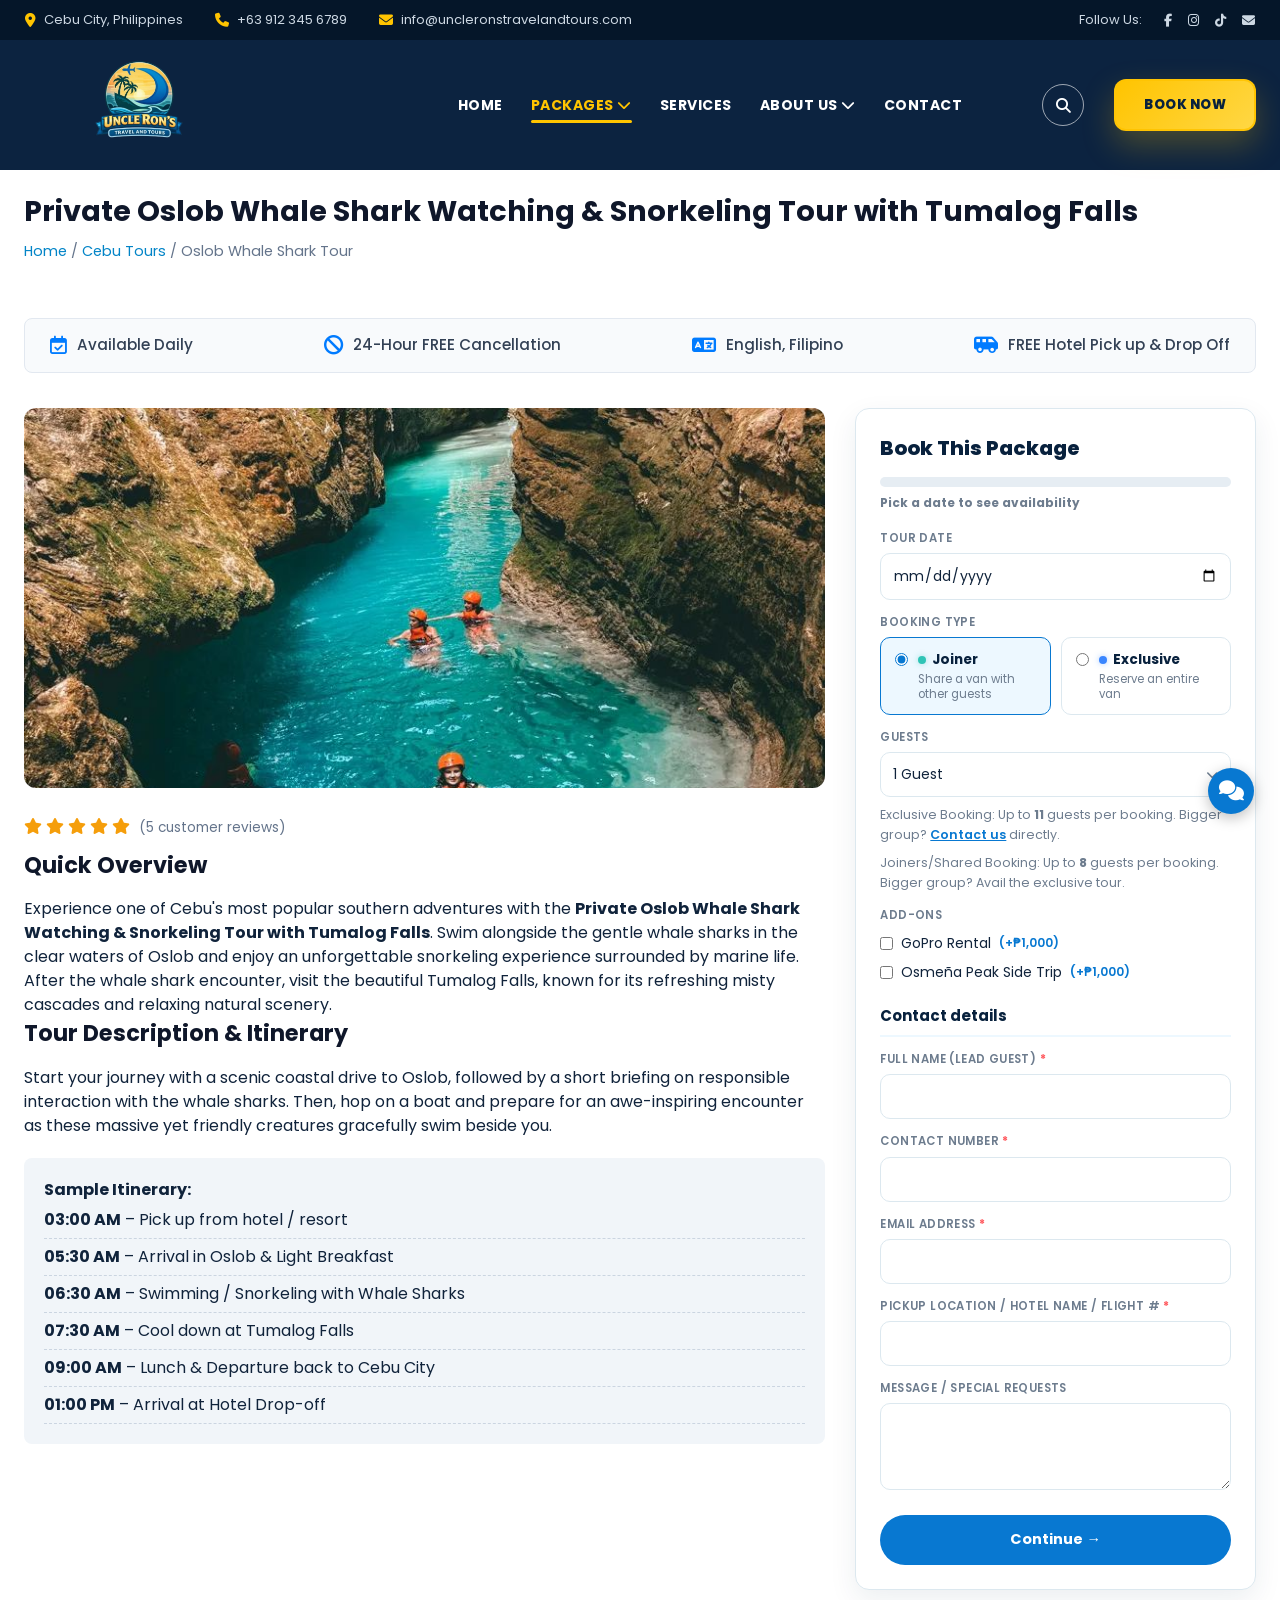
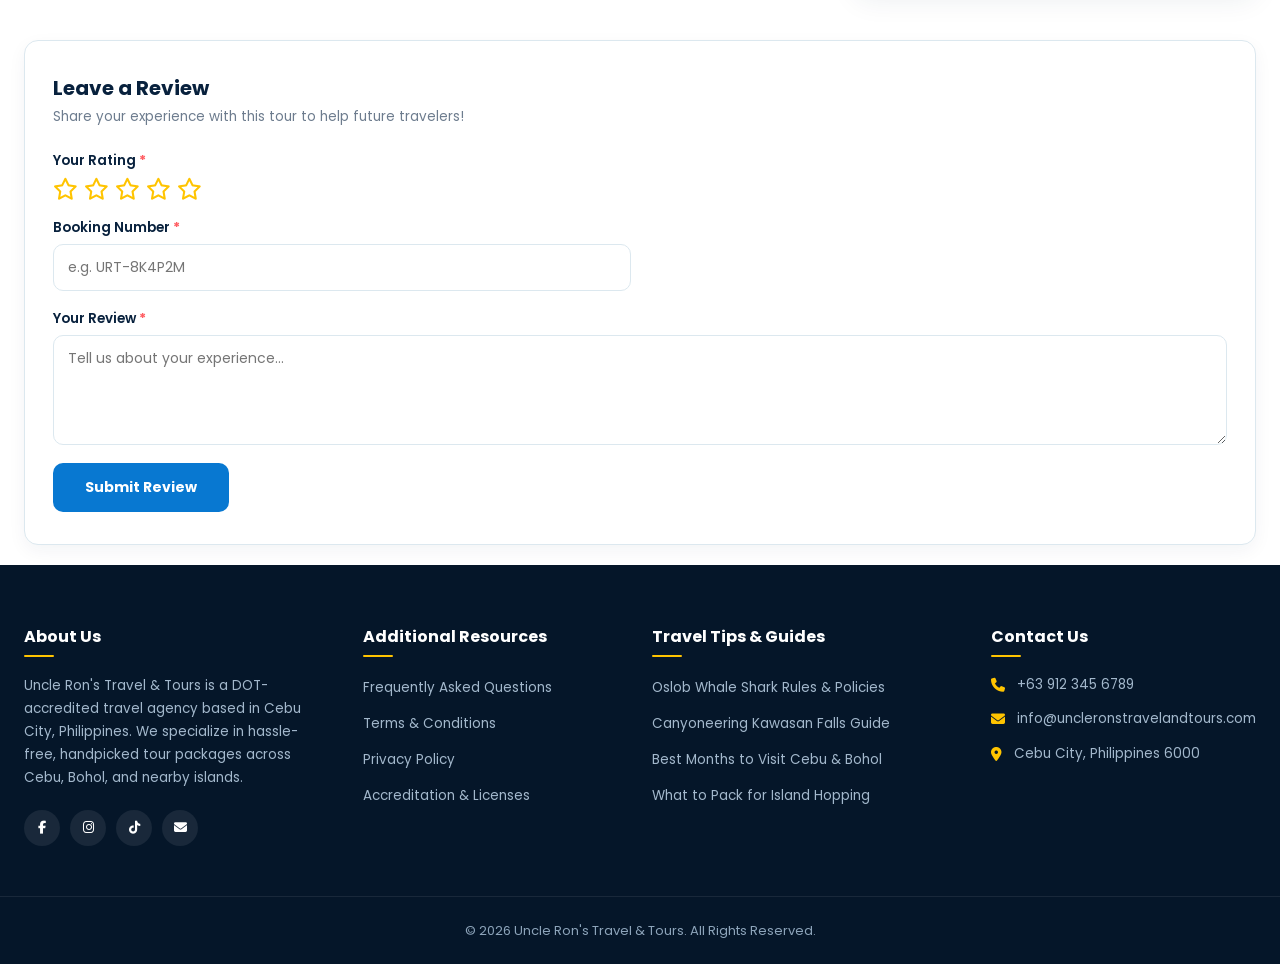
<file: pages/cebu-tours/oslob-tour.html>
<!DOCTYPE html>
<html lang="en">

<head>
    <meta charset="UTF-8">
    <meta name="viewport" content="width=device-width, initial-scale=1.0">
    <title>Oslob Whale Shark Tour - Uncle Ron's Travel & Tours</title>

    <!-- Google Font -->
    <link href="https://fonts.googleapis.com/css2?family=Poppins:wght@300;400;500;600;700;800&display=swap" rel="stylesheet">

    <!-- Font Awesome -->
    <link rel="stylesheet" href="https://cdnjs.cloudflare.com/ajax/libs/font-awesome/6.6.0/css/all.min.css">

    <!-- Main Stylesheet -->
    <link rel="stylesheet" href="../../css/style.css">

    <!-- Favicon -->
    <link rel="icon" type="image/x-icon" href="../../images/favicon.ico">
    <link rel="icon" type="image/png" sizes="16x16" href="../../images/favicon-16.png">
    <link rel="icon" type="image/png" sizes="32x32" href="../../images/favicon-32.png">
    <link rel="icon" type="image/png" sizes="48x48" href="../../images/favicon-48.png">
    <link rel="apple-touch-icon" sizes="180x180" href="../../images/favicon-180.png">
</head>

<body>

    <!-- Topbar -->
    <div class="topbar">
        <div class="topbar-left">
            <span><i class="fa-solid fa-location-dot"></i> Cebu City, Philippines</span>
            <span><i class="fa-solid fa-phone"></i> +63 912 345 6789</span>
            <span><i class="fa-solid fa-envelope"></i> info@uncleronstravelandtours.com</span>
        </div>
        <div class="topbar-right">
            <span class="follow-label">Follow Us:</span>
            <a href="#"><i class="fa-brands fa-facebook-f"></i></a>
            <a href="#"><i class="fa-brands fa-instagram"></i></a>
            <a href="#"><i class="fa-brands fa-tiktok"></i></a>
            <a href="#"><i class="fa-solid fa-envelope"></i></a>
        </div>
    </div>

    <!-- HEADER NAVBAR -->
    <header class="header-dark">
        <div class="container navbar">
            <div class="logo">
                <img src="../../images/Uncle_rons_logo-removebg-preview.png" alt="Uncle Ron's Logo">
            </div>
            <nav>
                <ul>
                    <li><a href="../../index/index.html">Home</a></li>
                    <li class="dropdown-parent">
                        <a class="active" href="../../pages/package.html">Packages <i class="fa-solid fa-chevron-down"></i></a>
                        <ul class="dropdown-menu">
                            <li><a href="../../pages/cebu-tours/oslob-tour.html">Oslob Tours</a></li>
                            <li><a href="#">Badian Tours</a></li>
                            <li><a href="#">Moalboal Tours</a></li>
                            <li><a href="#">Bohol Tours</a></li>
                        </ul>
                    </li>
                    <li><a href="../../pages/services.html">Services</a></li>
                    
                    <!-- ABOUT US DROPDOWN MENU -->
                    <li class="dropdown-parent">
                        <a href="../../pages/about.html">About Us <i class="fa-solid fa-chevron-down"></i></a>
                        <ul class="dropdown-menu">
                            <li><a href="../../pages/awards.html">Accreditation & Licenses</a></li>
                            <li><a href="../../pages/reviews.html">Reviews & Feedback</a></li>
                            <li><a href="../../pages/guides.html">Travel Guides</a></li>
                            <li><a href="../../pages/faqs.html">FAQs</a></li>
                            <li><a href="../../pages/terms.html">Terms & Policies</a></li>
                        </ul>
                    </li>

                    <li><a href="../../pages/contact.html">Contact</a></li>
                </ul>
            </nav>
            <div class="nav-actions">
                <button type="button" class="icon-btn" onclick="window.urAuth && window.urAuth.openFind()" aria-label="Find My Booking" title="Find My Booking">
                    <i class="fa-solid fa-magnifying-glass"></i>
                </button>
                <a href="../package.html" class="book-btn">Book Now</a>
            </div>
        </div>
    </header>

    <!-- TOUR HEADER BANNER -->
    <section class="tour-header-banner">
        <div class="container">
            <h1>Private Oslob Whale Shark Watching & Snorkeling Tour with Tumalog Falls</h1>
            <div class="breadcrumb">
                <a href="../../index/index.html">Home</a> / <a href="../package.html">Cebu Tours</a> / <span>Oslob Whale Shark Tour</span>
            </div>
        </div>
    </section>

    <!-- ================= MAIN TOUR DETAIL CONTENT ================= -->
    <section class="tour-details-section">
        <div class="container">

            <!-- Highlights Bar -->
            <div class="tour-highlights-bar">
                <div class="highlight-item">
                    <i class="fa-regular fa-calendar-check"></i>
                    <span>Available Daily</span>
                </div>
                <div class="highlight-item">
                    <i class="fa-solid fa-ban"></i>
                    <span>24-Hour FREE Cancellation</span>
                </div>
                <div class="highlight-item">
                    <i class="fa-solid fa-language"></i>
                    <span>English, Filipino</span>
                </div>
                <div class="highlight-item">
                    <i class="fa-solid fa-van-shuttle"></i>
                    <span>FREE Hotel Pick up & Drop Off</span>
                </div>
            </div>

            <!-- Two-Column Layout -->
            <div class="tour-grid">

                <!-- Left Column: Media & Information -->
                <div class="tour-main-content">
                    <div class="tour-gallery">
                        <div class="main-image">
                            <img src="../../images/CARD 2.jpg" alt="Oslob Whale Shark Snorkeling">
                        </div>
                    </div>

                    <div class="quick-overview">
                        <div class="rating">
                            <i class="fa-solid fa-star"></i>
                            <i class="fa-solid fa-star"></i>
                            <i class="fa-solid fa-star"></i>
                            <i class="fa-solid fa-star"></i>
                            <i class="fa-solid fa-star"></i>
                            <span>(5 customer reviews)</span>
                        </div>
                        <h2>Quick Overview</h2>
                        <p>Experience one of Cebu's most popular southern adventures with the <strong>Private Oslob Whale Shark Watching & Snorkeling Tour with Tumalog Falls</strong>. Swim alongside the gentle whale sharks in the clear waters of Oslob and enjoy an unforgettable snorkeling experience surrounded by marine life.</p>
                        <p>After the whale shark encounter, visit the beautiful Tumalog Falls, known for its refreshing misty cascades and relaxing natural scenery.</p>
                    </div>

                    <!-- Tour Description -->
                    <div class="tour-description-section">
                        <h3>Tour Description & Itinerary</h3>
                        <p>Start your journey with a scenic coastal drive to Oslob, followed by a short briefing on responsible interaction with the whale sharks. Then, hop on a boat and prepare for an awe-inspiring encounter as these massive yet friendly creatures gracefully swim beside you.</p>

                        <div class="itinerary-list">
                            <h4>Sample Itinerary:</h4>
                            <ul>
                                <li><strong>03:00 AM</strong> – Pick up from hotel / resort</li>
                                <li><strong>05:30 AM</strong> – Arrival in Oslob & Light Breakfast</li>
                                <li><strong>06:30 AM</strong> – Swimming / Snorkeling with Whale Sharks</li>
                                <li><strong>07:30 AM</strong> – Cool down at Tumalog Falls</li>
                                <li><strong>09:00 AM</strong> – Lunch & Departure back to Cebu City</li>
                                <li><strong>01:00 PM</strong> – Arrival at Hotel Drop-off</li>
                            </ul>
                        </div>
                    </div>
                </div>

                <!-- Right Column: Booking Widget Form -->
                <div class="tour-sidebar">
                    <div class="booking-card bk" id="bk" data-price="7400" data-price-foreign="7400" data-max="11" data-capacity="30" data-tour="oslob-whale-shark">
                        <h3>Book This Package</h3>
                        <div class="bk-avail" id="bkAvail" data-level="none">
                            <div class="bk-urgency" id="bkUrgency"></div>
                            <div class="bk-avail-text"><b id="bkAvailLabel"></b><span id="bkAvailLeft"></span></div>
                        </div>
                        <button type="button" class="bk-back" id="bkBack" hidden>← Back</button>

                        <form id="bkForm" novalidate>

                            <!-- STEP 1: DETAILS -->
<section class="bk-step" data-step="1">
    <!-- Tour Date (Full Width) -->
    <div class="bk-field-group">
        <label class="bk-label" for="bkDate">Tour date</label>
        <input type="date" id="bkDate" required>
    </div>

    <!-- Booking Type Radio Cards (Full Width) -->
    <div class="bk-field-group">
        <span class="bk-label">Booking Type</span>
        <div class="bk-type-options" id="bkTypeGroup">
            <label class="bk-type-card" id="bkTypeJoinerCard">
                <input type="radio" name="bkType" id="bkTypeJoinerRadio" value="joiners" checked>
                <span class="bk-type-content">
                    <span class="bk-type-title">
                        <span class="dot dot-green"></span> Joiner
                    </span>
                    <small class="bk-type-desc">Share a van with other guests</small>
                </span>
            </label>

            <label class="bk-type-card" id="bkTypeExclusiveCard">
                <input type="radio" name="bkType" id="bkTypeExclusiveRadio" value="exclusive">
                <span class="bk-type-content">
                    <span class="bk-type-title">
                        <span class="dot dot-blue"></span> Exclusive
                    </span>
                    <small class="bk-type-desc">Reserve an entire van</small>
                </span>
            </label>
        </div>
    </div>

    <!-- Guests Selection -->
    <span class="bk-label">Guests</span>
    <div class="bk-guests">
        <button type="button" class="bk-guests-btn" id="bkGuestsBtn" aria-haspopup="true" aria-expanded="false">
            <span id="bkGuestsText">1 Guest</span><i class="fa-solid fa-chevron-down"></i>
        </button>
        <div class="bk-guests-panel" id="bkGuestsPanel" hidden>
            <div class="bk-pax">
                <span>Local</span>
                <div class="bk-counter">
                    <button type="button" data-pax="adult" data-dir="-1" aria-label="Fewer adults">−</button>
                    <b id="bkAdultN">1</b>
                    <button type="button" data-pax="adult" data-dir="1" aria-label="More adults">+</button>
                </div>
            </div>

            <div class="bk-pax">
                <span>Foreigners</span>
                <div class="bk-counter">
                    <button type="button" data-pax="foreign" data-dir="-1" aria-label="Fewer foreign">−</button>
                    <b id="bkForeignN">0</b>
                    <button type="button" data-pax="foreign" data-dir="1" aria-label="More foreign">+</button>
                </div>
            </div>

            <div class="bk-pax-divider"></div>
            <div class="bk-pax-info-note">
                <i class="fa-regular fa-circle-info"></i>
                <span>Entrance fee discounts may apply based on guest type. See <a href="../terms.html">Terms & Conditions</a> for details.</span>
            </div>
        </div>
    </div>

                                <p class="bk-note">Exclusive Booking: Up to <b>11</b> guests per booking. Bigger group? <a href="../contact.html">Contact us</a> directly.</p>
                                <p class="bk-note">Joiners/Shared Booking: Up to <b>8</b> guests per booking. Bigger group? Avail the exclusive tour. 
                                <p class="bk-note" id="bkAvailMsg"></p>

                                <span class="bk-label">Add-ons</span>
                                <label class="bk-check"><input type="checkbox" data-price="1000" data-per="booking"> GoPro Rental <em>(+₱1,000)</em></label>
                                <label class="bk-check"><input type="checkbox" data-price="1000" data-per="booking"> Osmeña Peak Side Trip <em>(+₱1,000)</em></label>

                                <h4 class="bk-heading">Contact details</h4>
                                <label class="bk-label" for="bkName">Full name (lead guest) <span class="required">*</span></label>
                                <input type="text" id="bkName" autocomplete="name" required>
                                <label class="bk-label" for="bkPhone">Contact number <span class="required">*</span></label>
                                <input type="tel" id="bkPhone" autocomplete="tel" required>
                                <label class="bk-label" for="bkEmail">Email address <span class="required">*</span></label>
                                <input type="email" id="bkEmail" autocomplete="email" required>
                                <label class="bk-label" for="bkPickup">Pickup location / hotel name / flight # <span class="required">*</span></label>
                                <input type="text" id="bkPickup" required>
                                <label class="bk-label" for="bkMsg">Message / special requests</label>
                                <textarea id="bkMsg" rows="3"></textarea>

                                <button type="button" class="bk-btn" data-next>Continue →</button>
                            </section>

                            <!-- STEP 2: PAYMENT -->
                            <section class="bk-step" data-step="2" hidden>
                                <h4 class="bk-heading">How much would you like to pay now?</h4>
                                <div class="bk-two">
                                    <label class="bk-choice"><input type="radio" name="bkPay" value="full"><span><b>100% Full Payment</b><small>Settle the full payment now</small></span></label>
                                    <label class="bk-choice"><input type="radio" name="bkPay" value="deposit" checked><span><b>50% Deposit</b><small>Balance via cash payment on the tour date</small></span></label>
                                </div>

                                <h4 class="bk-heading">Payment options</h4>
                                <label class="bk-choice"><input type="radio" name="bkMethod" value="card" data-fee="5" checked><span><b>Credit / Debit Cards <em>(+5% service charge)</em></b>
                                    <span class="bk-chips"><span>VISA</span><span>Mastercard</span><span>Amex</span><span>JCB</span></span></span></label>
                                <label class="bk-choice"><input type="radio" name="bkMethod" value="ewallet" data-fee="3"><span><b>E-Wallets via PayMongo <em>(+3% service charge)</em></b>
                                    <span class="bk-chips"><span>GCash</span><span>GrabPay</span><span>QR Ph</span></span></span></label>
                                <label class="bk-choice"><input type="radio" name="bkMethod" value="maya" data-fee="3"><span><b>Digital Payments – Maya <em>(+3% service charge)</em></b>
                                    <span class="bk-chips"><span>Maya</span><span>Apple Pay</span><span>Google Pay</span></span></span></label>
                                <label class="bk-choice"><input type="radio" name="bkMethod" value="paypal" data-fee="5"><span><b>PayPal <em>(+5% service charge)</em></b>
                                    <span class="bk-chips"><span>PayPal</span></span></span></label>
                                <label class="bk-choice"><input type="radio" name="bkMethod" value="bank" data-fee="0"><span><b>Bank Deposit or InstaPay <em>(No extra charge)</em></b>
                                    <span class="bk-chips"><span>BDO</span><span>BPI</span><span>UnionBank</span></span></span></label>

                                <!-- <h4 class="bk-heading">Coupon code</h4>
                                <div class="bk-coupon">
                                    <input type="text" id="bkCoupon" placeholder="Enter coupon code (optional)">
                                    <button type="button" class="bk-btn ghost" id="bkApply">Apply</button>
                                </div>
                                <p class="bk-note" id="bkCouponMsg"></p> -->

                                <div class="bk-summary" id="bkSummary"></div>
                                <button type="button" class="bk-btn" data-next>Continue to payment →</button>
                            </section>

                            <!-- STEP 3: PAY -->
                            <section class="bk-step" data-step="3" hidden>
                                <div class="bk-cardhead"><i class="fa-regular fa-credit-card"></i> Debit or Credit Card</div>
                                <div id="bkCard">
                                    <label class="bk-label" for="bkCardNo">Card number</label>
                                    <input type="text" id="bkCardNo" inputmode="numeric" autocomplete="cc-number" maxlength="19" required>
                                    <div class="bk-two">
                                        <div><label class="bk-label" for="bkExp">Expires</label>
                                            <input type="text" id="bkExp" placeholder="MM/YY" autocomplete="cc-exp" maxlength="5" required></div>
                                        <div><label class="bk-label" for="bkCsc">CSC</label>
                                            <input type="text" id="bkCsc" inputmode="numeric" autocomplete="cc-csc" maxlength="4" required></div>
                                    </div>
                                    <label class="bk-label" for="bkCardName">Name on card</label>
                                    <input type="text" id="bkCardName" autocomplete="cc-name" required>
                                </div>
                                <p class="bk-redirect" id="bkRedirect" hidden></p>
                                <p class="bk-note">By continuing, you confirm you're 18 years or older.</p>
                                <button type="button" class="bk-btn pay" id="bkPayBtn">Pay</button>
                            </section>

                            <!-- STEP 4: DONE -->
                            <section class="bk-step bk-done" data-step="4" hidden>
                                <i class="fa-solid fa-circle-check"></i>
                                <h4>Booking request received</h4>
                                <p>Your booking number is <strong id="bkRef"></strong>.<br>A confirmation will be sent to <strong id="bkEmailOut"></strong>.</p>
                                <p class="bk-note" id="bkSeats"></p>
                                <p class="bk-note">No account needed: use the search icon in the menu (Find My Booking) with this number and your email.</p>
                            </section>
                        </form>
                    </div>
                </div>

            </div>

            <!-- Leave a Review Section -->
            <div class="review-form-card">
                <h3>Leave a Review</h3>
                <p class="review-form-sub">Share your experience with this tour to help future travelers!</p>

                <form class="tour-review-form" id="tourReviewForm" novalidate>
                    <div class="rating-picker-group">
                        <label>Your Rating <span class="required">*</span></label>
                        <div class="star-rating-picker" id="starRatingPicker">
                            <i class="fa-regular fa-star" data-value="1"></i>
                            <i class="fa-regular fa-star" data-value="2"></i>
                            <i class="fa-regular fa-star" data-value="3"></i>
                            <i class="fa-regular fa-star" data-value="4"></i>
                            <i class="fa-regular fa-star" data-value="5"></i>
                        </div>
                        <input type="hidden" name="rating" id="reviewRatingInput" value="0" required>
                    </div>

                    <div class="form-row">
                        <div class="form-group">
                            <label for="reviewName">Booking Number <span class="required">*</span></label>
                            <input type="text" id="reviewName" placeholder="e.g. URT-8K4P2M" required>
                        </div>
                    </div>

                    <div class="form-group">
                        <label for="reviewComment">Your Review <span class="required">*</span></label>
                        <textarea id="reviewComment" rows="4" placeholder="Tell us about your experience..." required></textarea>
                    </div>

                    <button type="submit" class="contact-submit-btn">Submit Review</button>
                </form>
            </div>

        </div>
    </section>

    <!-- Floating Contact Widget -->
    <div class="floating-contact-wrapper">
        <div class="contact-options" id="contactOptions">
            <a href="https://m.me/uncleronstravelandtours" target="_blank" rel="noopener" class="contact-btn messenger" title="Chat on Messenger">
                <i class="fa-brands fa-facebook-messenger"></i>
            </a>
            <a href="https://wa.me/639123456789" target="_blank" rel="noopener" class="contact-btn whatsapp" title="Chat on WhatsApp">
                <i class="fa-brands fa-whatsapp"></i>
            </a>
        </div>
        <button type="button" id="contactToggleBtn" title="Contact Us" aria-label="Toggle contact options">
            <i class="fa-solid fa-comments"></i>
        </button>
    </div>

    <button onclick="topFunction()" id="myBtn" title="Go to top">Top</button>

    <!-- ================= FOOTER ================= -->
    <footer>
        <div class="footer-widgets">
            <div class="container footer-grid">
                <div class="footer-col">
                    <h3>About Us</h3>
                    <p>Uncle Ron's Travel & Tours is a DOT-accredited travel agency based in Cebu City, Philippines. We specialize in hassle-free, handpicked tour packages across Cebu, Bohol, and nearby islands.</p>
                    <div class="footer-socials">
                        <a href="#" aria-label="Facebook"><i class="fa-brands fa-facebook-f"></i></a>
                        <a href="#" aria-label="Instagram"><i class="fa-brands fa-instagram"></i></a>
                        <a href="#" aria-label="TikTok"><i class="fa-brands fa-tiktok"></i></a>
                        <a href="#" aria-label="Email"><i class="fa-solid fa-envelope"></i></a>
                    </div>
                </div>

                <div class="footer-col">
                    <h3>Additional Resources</h3>
                    <ul class="footer-links">
                        <li><a href="#">Frequently Asked Questions</a></li>
                        <li><a href="#">Terms & Conditions</a></li>
                        <li><a href="#">Privacy Policy</a></li>
                        <li><a href="#">Accreditation & Licenses</a></li>
                    </ul>
                </div>

                <div class="footer-col">
                    <h3>Travel Tips & Guides</h3>
                    <ul class="footer-links">
                        <li><a href="#">Oslob Whale Shark Rules & Policies</a></li>
                        <li><a href="#">Canyoneering Kawasan Falls Guide</a></li>
                        <li><a href="#">Best Months to Visit Cebu & Bohol</a></li>
                        <li><a href="#">What to Pack for Island Hopping</a></li>
                    </ul>
                </div>

                <div class="footer-col">
                    <h3>Contact Us</h3>
                    <ul class="footer-contact-list">
                        <li><i class="fa-solid fa-phone"></i> +63 912 345 6789</li>
                        <li><i class="fa-solid fa-envelope"></i> info@uncleronstravelandtours.com</li>
                        <li><i class="fa-solid fa-location-dot"></i> Cebu City, Philippines 6000</li>
                    </ul>
                </div>
            </div>
        </div>

        <div class="container footer-bottom">
            <p>© 2026 Uncle Ron's Travel & Tours. All Rights Reserved.</p>
        </div>
    </footer>

    <script src="../../js/script.js"></script>
    <script src="../../js/auth.js"></script>

</body>
</html>
</file>
<file: css/style.css>
:root {
    --navy: #08213d;
    --navy-dark: #051629;
    --blue: #0878d1;
    --yellow: #ffc400;
    --gold: #ffc400;
    --text: #10233b;
    --muted: #6d7c8e;
    --light-blue: #edf8ff;
    --border: #dce8ef;
    --white: #ffffff;
}

* {
    margin: 0;
    padding: 0;
    box-sizing: border-box;
}

html {
    scroll-behavior: smooth;
}

body {
    font-family: "Poppins", sans-serif;
    color: var(--text);
    background: #fff;
    line-height: 1.5;
}

/* ================= CONTAINER ================= */

.container {
    width: min(1700px, calc(100% - 48px));
    margin: 0 auto;
}

/* ================= TOPBAR ================= */

.topbar {
    position: absolute;
    top: 0;
    left: 0;
    width: 100%;
    height: 40px;
    background: var(--navy-dark);
    color: #cdd8e3;
    font-size: 13px;
    padding: 0 25px;
    display: flex;
    justify-content: space-between;
    align-items: center;
    z-index: 101;
}

.topbar-container {
    height: 100%;
    display: flex;
    justify-content: space-between;
    align-items: center;
}

.topbar-left {
    display: flex;
    align-items: center;
}

.topbar-left span {
    margin-right: 32px;
    display: inline-flex;
    align-items: center;
}

.topbar-left i {
    margin-right: 8px;
    color: var(--gold);
    font-size: 14px;
}

.topbar-right {
    display: flex;
    align-items: center;
    gap: 16px;
}

.follow-label {
    margin-right: 6px;
    color: #cdd8e3;
    font-size: 13px;
}

.topbar-right a {
    color: #cdd8e3;
    font-size: 13px;
    text-decoration: none;
    transition: color 0.2s ease;
    display: inline-flex;
    align-items: center;
    justify-content: center;
}

.topbar-right a:hover {
    color: var(--gold);
}


/* ================= HEADER & NAVBAR ================= */

header {
    position: absolute;
    top: 40px;
    left: 0;
    width: 100%;
    height: 100px;
    z-index: 100;
}

header.header-transparent {
    position: absolute;
    top: 40px;
    left: 0;
    background: transparent;
}

header.header-dark {
    position: relative !important;
    height: 100px !important; 
    height: auto !important;
    background-color: #0c2340;
}

header.header-dark .search-input-wrapper,
header.header-dark #searchToggle {
    display: none;
}

header.header-dark .logo img {
    padding-top: 0;
}

.navbar {
    height: 100%;
    display: flex;
    align-items: center;
    justify-content: space-between;
    position: relative;
}

.logo {
    width: auto;
    height: auto;
    display: flex;
    align-items: center;
    flex-shrink: 0;
}

.logo img {
    height: 100%;
    width: auto;
    max-height: 130px;
    object-fit: contain;
    display: block;
    padding-top: 10px;
    padding-left: 50px;
}

nav {
    flex: 1;
    margin: 0 30px;
    background: transparent;
}

nav ul {
    display: flex;
    align-items: center;
    justify-content: flex-end;
    gap: 28px;
    list-style: none;
    padding-right: 50px;
}

nav ul li a {
    position: relative;
    color: #ffffff;
    font-size: 14px;
    font-weight: 700;
    letter-spacing: 0.5px;
    text-transform: uppercase;
    text-decoration: none;
    padding: 10px 0;
    transition: color 0.3s ease;
}

nav ul li a::after {
    content: "";
    position: absolute;
    left: 0;
    bottom: 2px;
    width: 0;
    height: 3px;
    border-radius: 5px;
    background: #ffc400;
    transition: width 0.3s ease;
}

nav ul li a:hover,
nav ul li a.active {
    color: #ffc400;
}

nav ul li a:hover::after,
nav ul li a.active::after {
    width: 100%;
}

nav ul li.dropdown-parent {
    position: relative;
}

nav ul li .dropdown-menu {
    display: none;
    position: absolute;
    top: 100%;
    left: 0;
    background-color: #ffffff;
    min-width: 200px;
    box-shadow: 0px 8px 16px rgba(0, 0, 0, 0.15);
    border-radius: 6px;
    padding: 10px 0;
    z-index: 1000;
}

nav ul li .dropdown-menu li {
    display: block;
    width: 100%;
}

nav ul li .dropdown-menu li a {
    color: #333333;
    padding: 10px 20px;
    display: block;
    text-decoration: none;
    white-space: nowrap;
}

nav ul li .dropdown-menu li a:hover {
    background-color: #f1f5f9;
    color: #007bff;
}

nav ul li.dropdown-parent:hover .dropdown-menu {
    display: block;
}

.book-btn {
    position: static;
    transform: none;
    margin-left: 80px;
    margin-right: 80px;
    padding: 14px 28px;
    background: linear-gradient(135deg, #ffc400, #ffd744);
    color: #08213d;
    text-transform: uppercase;
    font-size: 13px;
    font-weight: 800;
    letter-spacing: 0.5px;
    border: 2px solid rgba(255, 196, 0, 0.9);
    border-radius: 12px;
    box-shadow: 0 14px 32px rgba(255, 196, 0, 0.25);
    cursor: pointer;
    transition: transform 0.25s ease, box-shadow 0.25s ease, background 0.25s ease, color 0.25s ease;
    text-decoration: none;
    display: inline-flex;
    align-items: center;
    justify-content: center;
    overflow: hidden;
    flex-shrink: 0;
}

.book-btn::before {
    content: "";
    position: absolute;
    inset: 0;
    background: rgba(255, 255, 255, 0.2);
    opacity: 0;
    transform: scaleX(0);
    transform-origin: left;
    transition: opacity 0.25s ease, transform 0.25s ease;
}

.book-btn:hover {
    transform: translateY(-2px);
    box-shadow: 0 18px 38px rgba(255, 196, 0, 0.32);
    background: linear-gradient(135deg, #ffd13f, #ffb700);
    color: #081a36;
}

.book-btn:hover::before {
    opacity: 1;
    transform: scaleX(1);
}

.book-btn:active {
    transform: translateY(0);
    box-shadow: 0 10px 22px rgba(255, 196, 0, 0.22);
}

/* ================= HERO SECTION ================= */

.hero {
    min-height: 680px;
    position: relative;
    overflow: hidden;
    display: flex;
    align-items: center;
    justify-content: center;
    padding-top: 140px;
    padding-bottom: 70px;
}

.hero-image {
    position: absolute;
    inset: 0;
    width: 100%;
    height: 100%;
    object-fit: cover;
    z-index: -2;
}

.overlay {
    position: absolute;
    inset: 0;
    z-index: -1;
    background: linear-gradient(
        90deg,
        rgba(255, 255, 255, 0.98) 0%,
        rgba(255, 255, 255, 0.86) 35%,
        rgba(255, 255, 255, 0.2) 65%,
        rgba(255, 255, 255, 0.02) 100%
    );
}

.hero-content {
    display: flex;
    align-items: center;
}

.hero-left {
    max-width: 600px;
}

.sub-title {
    display: block;
    margin-bottom: 10px;
    color: #dbad00;
    font-size: 26px;
    font-weight: 600;
    font-style: italic;
    font-family: Georgia, serif;
}

.hero h1 {
    color: var(--navy);
    font-size: clamp(40px, 4.2vw, 60px);
    line-height: 1.08;
    letter-spacing: -2px;
    font-weight: 800;
    margin-bottom: 18px;
}

.hero p {
    color: #3f5368;
    font-size: 16px;
    line-height: 1.7;
    max-width: 450px;
    margin-bottom: 28px;
}

.hero-buttons {
    display: flex;
    flex-wrap: wrap;
    gap: 16px;
}

.btn {
    display: inline-flex;
    align-items: center;
    justify-content: center;
    gap: 10px;
    min-height: 50px;
    padding: 0 26px;
    border-radius: 8px;
    text-decoration: none;
    text-transform: uppercase;
    font-size: 12px;
    font-weight: 700;
    transition: 0.25s ease;
}

.btn:hover {
    transform: translateY(-2px);
}

.primary {
    background: var(--blue);
    color: var(--white);
    box-shadow: 0 8px 18px rgba(8, 120, 209, 0.24);
}

.secondary {
    background: rgba(255, 255, 255, 0.85);
    color: var(--blue);
    border: 1.5px solid var(--blue);
}

.category-filter-section {
    position: relative;
    z-index: 20;
    margin-top: -35px;
}

.filter-card {
    background: #ffffff;
    padding: 16px 28px;
    border-radius: 16px;
    box-shadow: 0 10px 30px rgba(0, 0, 0, 0.08);
    display: flex;
    align-items: center;
    justify-content: space-between;
    border: 1px solid #eef2f5;
}

.filter-left {
    display: flex;
    align-items: center;
    gap: 20px;
}

.filter-label {
    font-size: 14px;
    font-weight: 700;
    color: #0b1f3a;
    display: flex;
    align-items: center;
    gap: 6px;
    white-space: nowrap;
}

.filter-label i {
    color: #ff9f43;
}

.filter-pills {
    display: flex;
    gap: 10px;
    flex-wrap: wrap;
}

.pill {
    background: #f1f5f9;
    color: #475569;
    border: 1px solid transparent;
    padding: 8px 18px;
    border-radius: 30px;
    font-size: 13px;
    font-weight: 600;
    cursor: pointer;
    transition: all 0.25s ease;
    display: flex;
    align-items: center;
    gap: 6px;
}

.pill:hover {
    background: #e2e8f0;
    color: #0b1f3a;
}

.pill.active {
    background: #0077ff;
    color: #ffffff;
    box-shadow: 0 4px 12px rgba(0, 119, 255, 0.3);
}

.pill .fa-location-dot {
    color: #ffc400; 
}

/* ================= PACKAGES SECTION ================= */

.packages {
    padding: 50px 0 35px;
}

.section-title {
    display: flex;
    align-items: flex-end;
    justify-content: space-between;
    gap: 20px;
    margin-bottom: 28px;
}

.section-title span {
    color: var(--blue);
    text-transform: uppercase;
    font-size: 12px;
    font-weight: 700;
    letter-spacing: 0.5px;
}

.section-title h2 {
    margin-top: 4px;
    color: var(--navy);
    font-size: 32px;
    line-height: 1.2;
}

.section-title > a {
    padding: 10px 16px;
    border: 1px solid #8fc5e7;
    border-radius: 6px;
    color: var(--blue);
    text-decoration: none;
    text-transform: uppercase;
    font-size: 11px;
    font-weight: 700;
    white-space: nowrap;
    transition: 0.25s ease;
}

.section-title > a:hover {
    color: white;
    background: var(--blue);
}

.package-grid {
    display: grid;
    grid-template-columns: repeat(5, 1fr);
    gap: 20px;
}

/* Initial hidden state for cards */
.package-grid .card {
    opacity: 0;
    transform: translateY(35px);
    transition: opacity 0.6s ease-out, transform 0.6s ease-out;
    will-change: opacity, transform;
}

/* Revealed state triggered when scrolled into view */
.package-grid .card.reveal {
    opacity: 1;
    transform: translateY(0);
}

.card {
    position: relative;
    overflow: hidden;
    background: var(--white);
    border: 1px solid #e1eaef;
    border-radius: 12px;
    box-shadow: 0 6px 18px rgba(9, 45, 74, 0.08);
    transition: all 0.3s ease-in-out;
}

.card:hover {
    transform: translateY(-8px);
    box-shadow: 0 18px 32px rgba(9, 45, 74, 0.16);
}

.card > img {
    display: block;
    width: 100%;
    height: 180px;
    object-fit: cover;
}

.card-content {
    padding: 18px 16px 16px;
}

.badge {
    position: absolute;
    top: 12px;
    left: 12px;
    z-index: 2;
    padding: 5px 10px;
    border-radius: 6px;
    background: #f0ad00;
    color: #fff;
    text-transform: uppercase;
    font-size: 10px;
    font-weight: 700;
}

.badge.new {
    background: #16bf5a;
}

.badge.blue {
    background: var(--blue);
}

.card h3 {
    min-height: 44px;
    color: var(--navy);
    font-size: 15px;
    font-weight: 700;
    line-height: 1.4;
    margin-bottom: 8px;
}

.card p {
    color: var(--muted);
    font-size: 12px;
    margin: 4px 0;
}

.price {
    margin: 14px 0;
    color: var(--blue);
    font-size: 15px;
    font-weight: 800;
}

.details {
    display: block;
    padding: 9px;
    border: 1px solid #81bbdf;
    border-radius: 6px;
    color: var(--blue);
    text-align: center;
    text-decoration: none;
    text-transform: uppercase;
    font-size: 11px;
    font-weight: 700;
    transition: 0.25s ease;
}

.details:hover {
    background: var(--blue);
    color: white;
}

/* ---------- Reviews / Testimonials Section ---------- */
.reviews-section {
    padding: 60px 0 80px;
    background: var(--bg-light, #f8fafc);
}

.reviews-header {
    text-align: center;
    margin-bottom: 40px;
}

.reviews-header .eyebrow {
    display: block;
    font-size: 13px;
    font-weight: 700;
    color: var(--blue, #0077ff);
    letter-spacing: 1px;
    margin-bottom: 6px;
}

.reviews-header h2 {
    font-size: 28px;
    color: var(--navy, #0b1f3a);
    margin-bottom: 10px;
}

.reviews-header .squiggle {
    color: var(--gold, #ffb703);
    font-size: 14px;
}

.reviews-grid {
    display: grid;
    grid-template-columns: repeat(3, 1fr);
    gap: 22px;
}

.testimonial-card {
    background: #ffffff;
    border: 1px solid var(--border, #e2e8f0);
    border-radius: 16px;
    padding: 26px 24px;
    box-shadow: 0 4px 15px rgba(0, 0, 0, 0.03);
}

.testimonial-stars {
    color: #ffb703;
    font-size: 14px;
    margin-bottom: 14px;
}

.testimonial-comment {
    font-size: 13.5px;
    color: #334155;
    line-height: 1.65;
    margin-bottom: 20px;
    min-height: 66px;
}

.testimonial-person {
    display: flex;
    align-items: center;
    gap: 12px;
}

.testimonial-avatar {
    width: 40px;
    height: 40px;
    border-radius: 50%;
    background: linear-gradient(135deg, #0077ff, #0b1f3a);
    color: #ffffff;
    font-weight: 700;
    font-size: 14px;
    display: flex;
    align-items: center;
    justify-content: center;
    flex-shrink: 0;
}

.testimonial-person strong {
    display: block;
    font-size: 13.5px;
    color: #0b1f3a;
}

.testimonial-person span {
    font-size: 11.5px;
    color: #64748b;
}

@media (max-width: 992px) {
    .reviews-grid {
        grid-template-columns: 1fr;
    }
}

/* ================= FEATURES SECTION ================= */

.features {
    padding-bottom: 40px;
}

.feature-grid {
    display: grid;
    grid-template-columns: repeat(4, 1fr);
    gap: 20px;
    padding: 24px 28px;
    background: var(--light-blue);
    border-radius: 12px;
}

.feature {
    display: grid;
    grid-template-columns: 44px 1fr;
    column-gap: 12px;
    align-items: center;
}

.feature i {
    grid-row: span 2;
    color: var(--blue);
    font-size: 30px;
}

.feature h3 {
    color: var(--navy);
    text-transform: uppercase;
    font-size: 11px;
    font-weight: 700;
}

.feature p {
    color: #607084;
    font-size: 12px;
    line-height: 1.4;
}

/* ================= TOUR DETAILS STYLES ================= */

.tour-header-banner {
    background-color: #ffffff;
    padding: 60px 0 30px;  
    position: relative;
    z-index: 1;
}

.tour-header-banner h1 {
    color: #0f172a;
    font-size: 1.8rem;
    margin-bottom: 8px;
}

.tour-header-banner .breadcrumb {
    font-size: 0.9rem;
    color: #64748b;
}

.tour-header-banner .breadcrumb a {
    color: #0284c7;
    text-decoration: none;
}

/* Highlights Bar */
.tour-highlights-bar {
    display: flex;
    justify-content: space-between;
    background: #f8fafc;
    border: 1px solid #e2e8f0;
    border-radius: 8px;
    padding: 15px 25px;
    margin: 25px 0 35px;
}

.highlight-item {
    display: flex;
    align-items: center;
    gap: 10px;
    font-size: 0.95rem;
    font-weight: 500;
    color: #334155;
}

.highlight-item i {
    font-size: 1.2rem;
    color: #007bff;
}

/* Two Column Layout */
.tour-grid {
    display: grid;
    grid-template-columns: 2fr 1fr;
    gap: 30px;
    margin-bottom: 50px;
}

/* Main Content & Gallery */
.tour-gallery .main-image img {
    width: 100%;
    height: 380px;
    object-fit: cover;
    border-radius: 12px;
}

.quick-overview {
    margin-top: 20px;
}

.quick-overview .rating {
    color: #f59e0b;
    margin-bottom: 10px;
}

.quick-overview .rating span {
    color: #64748b;
    font-size: 0.85rem;
    margin-left: 5px;
}

.quick-overview h2, .tour-description-section h3 {
    font-size: 1.4rem;
    margin-bottom: 15px;
    color: #0f172a;
}

.itinerary-list {
    background: #f1f5f9;
    padding: 20px;
    border-radius: 8px;
    margin-top: 20px;
}

.itinerary-list ul {
    list-style: none;
    padding: 0;
}

.itinerary-list li {
    padding: 6px 0;
    border-bottom: 1px dashed #cbd5e1;
}

/* Booking Sidebar Widget */
.booking-card {
    background: #fff7ed;
    border: 1px solid #ffedd5;
    border-radius: 12px;
    padding: 25px;
    position: sticky;
    top: 20px;
    box-shadow: 0 4px 15px rgba(0,0,0,0.05);
}

.booking-card h3 {
    text-align: center;
    letter-spacing: 1px;
    color: #1e293b;
    margin-bottom: 15px;
}

.price-tag {
    text-align: center;
    margin-bottom: 20px;
}

.price-tag .amount {
    font-size: 2rem;
    font-weight: 700;
    color: #0284c7;
}

.booking-form .form-group {
    margin-bottom: 15px;
}

.booking-form label {
    display: block;
    font-size: 0.85rem;
    font-weight: 600;
    margin-bottom: 5px;
}

.booking-form input[type="date"],
.booking-form select {
    width: 100%;
    padding: 10px;
    border: 1px solid #cbd5e1;
    border-radius: 6px;
}

.addons .checkbox-container {
    display: block;
    font-weight: 400;
    font-size: 0.85rem;
    margin-top: 5px;
}

.book-now-submit {
    width: 100%;
    background: #0284c7;
    color: #ffffff;
    border: none;
    padding: 12px;
    border-radius: 6px;
    font-weight: 600;
    cursor: pointer;
    transition: background 0.2s ease;
}

.book-now-submit:hover {
    background: #0369a1;
}

/* ================= FOOTER ================= */

/* footer {
    padding: 24px 0;
    background: var(--navy);
    color: #d9e4eb;
    text-align: center;
    font-size: 13px;
} */

/* ================= FOOTER ================= */

footer {
    background: var(--navy-dark); /* #051629 */
    color: #cdd8e3;
    text-align: left;
    padding-top: 60px;
}

.footer-widgets {
    padding-bottom: 50px;
    border-bottom: 1px solid rgba(255, 255, 255, 0.08);
}

.footer-grid {
    display: grid;
    grid-template-columns: 1.2fr 1fr 1.2fr 1fr;
    gap: 40px;
}

.footer-col h3 {
    color: var(--white);
    font-size: 16px;
    font-weight: 700;
    margin-bottom: 18px;
    position: relative;
}

/* Gold accent underline beneath section titles */
.footer-col h3::after {
    content: "";
    display: block;
    width: 30px;
    height: 2px;
    background: var(--gold);
    margin-top: 6px;
    border-radius: 2px;
}

.footer-col p {
    font-size: 13.5px;
    line-height: 1.7;
    color: #a3b8cc;
    margin-bottom: 20px;
}

/* Social icons with yellow hover glow */
.footer-socials {
    display: flex;
    gap: 10px;
}

.footer-socials a {
    width: 36px;
    height: 36px;
    border-radius: 50%;
    background: rgba(255, 255, 255, 0.08);
    color: var(--white);
    display: flex;
    align-items: center;
    justify-content: center;
    font-size: 13px;
    text-decoration: none;
    transition: all 0.25s ease;
}

.footer-socials a:hover {
    background: var(--gold);
    color: var(--navy);
    transform: translateY(-3px);
}

/* Navigation & Resource links */
.footer-links {
    list-style: none;
    padding: 0;
    margin: 0;
}

.footer-links li {
    margin-bottom: 12px;
}

.footer-links a {
    color: #a3b8cc;
    font-size: 13.5px;
    text-decoration: none;
    transition: color 0.25s ease, padding-left 0.25s ease;
    display: inline-block;
}

.footer-links a:hover {
    color: var(--gold);
    padding-left: 4px;
}

/* Contact info list */
.footer-contact-list {
    list-style: none;
    padding: 0;
    margin: 0;
}

.footer-contact-list li {
    display: flex;
    align-items: flex-start;
    gap: 12px;
    font-size: 13.5px;
    color: #a3b8cc;
    margin-bottom: 14px;
    line-height: 1.5;
}

.footer-contact-list i {
    color: var(--gold);
    font-size: 14px;
    margin-top: 3px;
    flex-shrink: 0;
}

/* Copyright section at the bottom */
.footer-bottom {
    padding: 24px 0;
    text-align: center;
    font-size: 13px;
    color: #8da4ba;
}

/* Responsive adjustments */
@media (max-width: 992px) {
    .footer-grid {
        grid-template-columns: repeat(2, 1fr);
        gap: 30px;
    }
}

@media (max-width: 600px) {
    .footer-grid {
        grid-template-columns: 1fr;
    }
}

#myBtn {
  display: none; /* Hidden by default */
  position: fixed; /* Fixed/sticky position */
  bottom: 30px; /* Placement from bottom */
  right: 30px; /* Placement from right */
  z-index: 99; /* Stay on top of content */
  width: 46px; /* Fixed button width */
  height: 46px; /* Fixed button height */
  border: 2px solid #ffca28; /* Warm yellow border matching site accents */
  outline: none; /* Remove focus outline */
  background-color: #07162c; /* Dark navy color matching your header/footer */
  color: transparent; /* Hides original HTML text */
  font-size: 0; /* Clears line height */
  cursor: pointer; /* Pointer on hover */
  border-radius: 50%; /* Fully circular button matching your social media icons */
  box-shadow: 0 4px 14px rgba(0, 0, 0, 0.25); /* Subtle shadow for depth */
  transition: all 0.3s ease; /* Smooth hover transition */
  padding: 0;
  overflow: hidden;
}

/* Centered Arrow Icon */
#myBtn::after {
  content: "↑"; /* Up arrow icon */
  position: absolute;
  top: 50%;
  left: 50%;
  transform: translate(-50%, -50%); /* Centered vertically and horizontally */
  color: #ffca28; /* Warm yellow arrow color matching your CTA button */
  font-size: 22px; /* Arrow size */
  font-weight: bold;
  line-height: 1;
  transition: color 0.3s ease;
}

/* Hover State */
#myBtn:hover {
  background-color: #ffca28; /* Fills with warm yellow on hover */
  border-color: #ffca28;
  transform: translateY(-4px); /* Gentle float effect */
  box-shadow: 0 6px 18px rgba(255, 202, 40, 0.4); /* Yellow glow on hover */
}

/* Arrow color changes on hover */
#myBtn:hover::after {
  color: #07162c; /* Navy arrow color on yellow hover state */
}


/* Floating Contact Wrapper */
.floating-contact-wrapper {
    position: fixed;
    bottom: 86px; /* Positioned directly above #myBtn */
    right: 30px;
    z-index: 99;
    display: flex;
    flex-direction: column;
    align-items: center;
    gap: 10px;
}

/* Main Toggle Button */
#contactToggleBtn {
    width: 46px;
    height: 46px;
    border-radius: 50%;
    border: none;
    background-color: var(--blue, #0878d1);
    color: #ffffff;
    font-size: 20px;
    cursor: pointer;
    box-shadow: 0 4px 14px rgba(0, 0, 0, 0.25);
    transition: all 0.3s ease;
    display: flex;
    align-items: center;
    justify-content: center;
}

#contactToggleBtn:hover {
    background-color: var(--navy, #08213d);
    transform: translateY(-2px);
}

/* Pop-up Contact Options */
.contact-options {
    display: flex;
    flex-direction: column;
    gap: 10px;
    opacity: 0;
    visibility: hidden;
    transform: translateY(15px);
    transition: all 0.3s cubic-bezier(0.16, 1, 0.3, 1);
}

.contact-options.show {
    opacity: 1;
    visibility: visible;
    transform: translateY(0);
}

/* Individual Messenger & WhatsApp Buttons */
.contact-btn {
    width: 42px;
    height: 42px;
    border-radius: 50%;
    color: #ffffff;
    display: flex;
    align-items: center;
    justify-content: center;
    font-size: 20px;
    text-decoration: none;
    box-shadow: 0 4px 12px rgba(0, 0, 0, 0.2);
    transition: transform 0.2s ease, box-shadow 0.2s ease;
}

.contact-btn:hover {
    transform: scale(1.1);
    box-shadow: 0 6px 16px rgba(0, 0, 0, 0.3);
}

.contact-btn.messenger {
    background: linear-gradient(135deg, #00B2FF, #006AFF);
}

.contact-btn.whatsapp {
    background-color: #25D366;
}

/* ================= MEDIA QUERIES ================= */

@media (max-width: 1200px) {
    .package-grid {
        grid-template-columns: repeat(3, 1fr);
    }
}

@media (max-width: 1050px) {
    nav ul {
        gap: 18px;
    }

    .feature-grid {
        grid-template-columns: repeat(2, 1fr);
    }
}

@media (max-width: 820px) {
    .package-grid {
        grid-template-columns: repeat(2, 1fr);
    }

    .topbar {
        display: none;
    }

    header {
        top: 0;
    }

    .hero {
        padding-top: 100px;
    }
}

@media (max-width: 700px) {
    header {
        height: 76px;
    }

    .logo {
        height: 55px;
    }

    nav {
        display: none;
    }

    .book-btn {
        margin-left: auto;
        padding: 10px 16px;
        font-size: 11px;
    }

    .hero {
        min-height: 560px;
        padding-top: 76px;
    }

    .package-grid {
        grid-template-columns: 1fr;
    }

    .feature-grid {
        grid-template-columns: 1fr;
    }
}

.package-body { padding: 17px; }
.package-category { margin-bottom: 5px; color: var(--blue); font-size: 9px; font-weight: 700; letter-spacing: 0.8px; }
.package-body h2 { margin-bottom: 7px; font-size: 16px; }
.package-body p { min-height: 45px; color: var(--muted); font-size: 11px; line-height: 1.5; }

.package-info {
    display: flex;
    flex-wrap: wrap;
    gap: 12px;
    margin-top: 12px;
    padding-top: 12px;
    border-top: 1px solid #edf2f6;
    color: #62788e;
    font-size: 10px;
}

.package-info span { display: inline-flex; align-items: center; gap: 5px; }
.package-info svg { width: 14px; height: 14px; flex: 0 0 14px; }

.package-footer {
    display: flex;
    align-items: flex-end;
    justify-content: space-between;
    gap: 10px;
    margin-top: 16px;
    position: relative;
    z-index: 2;
}

.package-footer small { color: var(--muted); font-size: 9px; }
.package-footer strong { display: inline-block; color: var(--primary); font-size: 17px; }


/* ================= SHARED CTA BANNER ================= */

.cta-banner {
    margin: 20px 0 60px;
    background: linear-gradient(120deg, var(--navy), var(--navy-dark));
    border-radius: 16px;
    padding: 46px 50px;
    display: flex;
    align-items: center;
    justify-content: space-between;
    gap: 30px;
    flex-wrap: wrap;
}

.cta-banner h2 {
    color: #ffffff;
    font-size: 24px;
    margin-bottom: 8px;
}

.cta-banner p {
    color: #c7d3e0;
    font-size: 14px;
    max-width: 480px;
}

.cta-banner .btn.primary {
    flex-shrink: 0;
}

/* ================= SERVICES PAGE ================= */

.services-intro {
    padding: 46px 0 6px;
}

.services-intro p {
    max-width: 720px;
    color: var(--muted);
    font-size: 15px;
    line-height: 1.8;
}

.services-grid {
    display: grid;
    grid-template-columns: repeat(3, 1fr);
    gap: 24px;
    padding: 36px 0 20px;
}

.service-card {
    background: var(--white);
    border: 1px solid #e1eaef;
    border-radius: 14px;
    padding: 32px 26px;
    box-shadow: 0 6px 18px rgba(9, 45, 74, 0.06);
    transition: all 0.3s ease-in-out;
}

.service-card:hover {
    transform: translateY(-6px);
    box-shadow: 0 18px 32px rgba(9, 45, 74, 0.14);
}

.service-icon {
    width: 56px;
    height: 56px;
    border-radius: 14px;
    background: var(--light-blue);
    display: flex;
    align-items: center;
    justify-content: center;
    margin-bottom: 20px;
}

.service-icon i {
    color: var(--blue);
    font-size: 22px;
}

.service-card h3 {
    color: var(--navy);
    font-size: 17px;
    font-weight: 700;
    margin-bottom: 10px;
}

.service-card p {
    color: var(--muted);
    font-size: 13px;
    line-height: 1.7;
    margin-bottom: 20px;
}

.service-card .details {
    display: inline-block;
    width: auto;
}

/* ================= ABOUT PAGE ================= */

.about-section {
    padding: 46px 0 10px;
}

.about-grid {
    display: grid;
    grid-template-columns: 1fr 1fr;
    gap: 50px;
    align-items: center;
}

.about-grid img {
    width: 100%;
    border-radius: 16px;
    box-shadow: 0 14px 30px rgba(9, 45, 74, 0.14);
    display: block;
}

.about-text .eyebrow {
    display: block;
    color: var(--blue);
    text-transform: uppercase;
    font-size: 12px;
    font-weight: 700;
    letter-spacing: 0.5px;
    margin-bottom: 6px;
}

.about-text h2 {
    color: var(--navy);
    font-size: 30px;
    line-height: 1.25;
    margin-bottom: 16px;
}

.about-text p {
    color: var(--muted);
    font-size: 14.5px;
    line-height: 1.8;
    margin-bottom: 14px;
}

.stats-strip {
    margin: 56px 0;
    background: var(--light-blue);
    border-radius: 16px;
    padding: 34px 20px;
    display: grid;
    grid-template-columns: repeat(4, 1fr);
    text-align: center;
}

.stat-item h3 {
    color: var(--blue);
    font-size: 32px;
    font-weight: 800;
    margin-bottom: 4px;
}

.stat-item span {
    color: var(--navy);
    font-size: 12px;
    text-transform: uppercase;
    font-weight: 700;
    letter-spacing: 0.5px;
}

.values-grid {
    display: grid;
    grid-template-columns: repeat(3, 1fr);
    gap: 24px;
    padding: 10px 0 50px;
}

.value-card {
    text-align: center;
    padding: 32px 22px;
    border: 1px solid var(--border);
    border-radius: 14px;
}

.value-card i {
    color: var(--blue);
    font-size: 28px;
    margin-bottom: 16px;
}

.value-card h3 {
    color: var(--navy);
    font-size: 15px;
    text-transform: uppercase;
    letter-spacing: 0.5px;
    margin-bottom: 10px;
}

.value-card p {
    color: var(--muted);
    font-size: 13px;
    line-height: 1.7;
}

.team-grid {
    display: grid;
    grid-template-columns: repeat(4, 1fr);
    gap: 24px;
    padding: 10px 0 60px;
}

.team-card {
    text-align: center;
}

.team-avatar {
    width: 110px;
    height: 110px;
    border-radius: 50%;
    background: linear-gradient(135deg, #0077ff, #0b1f3a);
    color: #ffffff;
    font-weight: 700;
    font-size: 26px;
    display: flex;
    align-items: center;
    justify-content: center;
    margin: 0 auto 16px;
}

.team-card h4 {
    color: var(--navy);
    font-size: 15px;
    margin-bottom: 4px;
}

.team-card span {
    color: var(--blue);
    font-size: 12px;
    font-weight: 600;
    text-transform: uppercase;
    letter-spacing: 0.3px;
}


/* ================= CONTACT PAGE ================= */

/* .contact-grid {
    display: grid;
    grid-template-columns: 1fr 1.2fr;
    gap: 40px;
    padding: 46px 0 60px;
}

.contact-info-card {
    background: var(--navy);
    border-radius: 16px;
    padding: 36px 30px;
    color: #ffffff;
    height: fit-content;
}

.contact-info-card h3 {
    font-size: 19px;
    margin-bottom: 8px;
}

.contact-info-card > p {
    color: #b9c6d6;
    font-size: 13.5px;
    margin-bottom: 28px;
    line-height: 1.7;
}

.contact-info-item {
    display: flex;
    gap: 14px;
    align-items: flex-start;
    margin-bottom: 22px;
}

.contact-info-item i {
    width: 38px;
    height: 38px;
    border-radius: 10px;
    background: rgba(255, 196, 0, 0.15);
    color: var(--gold);
    display: flex;
    align-items: center;
    justify-content: center;
    flex-shrink: 0;
    font-size: 14px;
}

.contact-info-item h4 {
    font-size: 13px;
    margin-bottom: 3px;
}

.contact-info-item p {
    color: #c7d3e0;
    font-size: 12.5px;
    line-height: 1.5;
}

.contact-socials {
    display: flex;
    gap: 10px;
    margin-top: 26px;
}

.contact-socials a {
    width: 36px;
    height: 36px;
    border-radius: 50%;
    background: rgba(255, 255, 255, 0.08);
    display: flex;
    align-items: center;
    justify-content: center;
    color: #ffffff;
    text-decoration: none;
    transition: 0.25s ease;
}

.contact-socials a:hover {
    background: var(--gold);
    color: var(--navy);
}

.contact-form-card {
    background: var(--white);
    border: 1px solid var(--border);
    border-radius: 16px;
    padding: 36px;
    box-shadow: 0 10px 30px rgba(9, 45, 74, 0.06);
}

.contact-form-card h3 {
    color: var(--navy);
    font-size: 19px;
    margin-bottom: 22px;
}

.contact-form .form-row {
    display: grid;
    grid-template-columns: 1fr 1fr;
    gap: 18px;
}

.contact-form textarea {
    width: 100%;
    padding: 10px;
    border: 1px solid #cbd5e1;
    border-radius: 6px;
    font-family: inherit;
    font-size: 14px;
    resize: vertical;
    min-height: 120px;
}

.contact-form .form-group label {
    color: var(--navy);
}

.contact-form button {
    width: auto;
    padding: 12px 30px;
}

.map-embed {
    margin: 0 0 60px;
    border-radius: 16px;
    overflow: hidden;
    height: 380px;
    border: 1px solid var(--border);
}

.map-embed iframe {
    width: 100%;
    height: 100%;
    border: 0;
    display: block;
} */

/* ================= CONTACT PAGE ================= */

.contact-grid {
    display: grid;
    grid-template-columns: 1fr 1.2fr;
    gap: 40px;
    padding: 46px 0 60px;
    align-items: start;
}

.contact-info-card {
    background: var(--navy);
    border-radius: 16px;
    padding: 36px 30px;
    color: #ffffff;
    height: fit-content;
}

.contact-info-card h3 {
    font-size: 19px;
    margin-bottom: 8px;
}

.contact-info-card > p {
    color: #b9c6d6;
    font-size: 13.5px;
    margin-bottom: 28px;
    line-height: 1.7;
}

.contact-info-item {
    display: flex;
    gap: 14px;
    align-items: flex-start;
    margin-bottom: 22px;
}

.contact-info-item i {
    width: 38px;
    height: 38px;
    border-radius: 10px;
    background: rgba(255, 196, 0, 0.15);
    color: var(--gold);
    display: flex;
    align-items: center;
    justify-content: center;
    flex-shrink: 0;
    font-size: 14px;
}

.contact-info-item h4 {
    font-size: 13px;
    margin-bottom: 3px;
}

.contact-info-item p {
    color: #c7d3e0;
    font-size: 12.5px;
    line-height: 1.5;
}

.contact-socials {
    display: flex;
    gap: 10px;
    margin-top: 26px;
}

.contact-socials a {
    width: 36px;
    height: 36px;
    border-radius: 50%;
    background: rgba(255, 255, 255, 0.08);
    display: flex;
    align-items: center;
    justify-content: center;
    color: #ffffff;
    text-decoration: none;
    transition: 0.25s ease;
}

.contact-socials a:hover {
    background: var(--gold);
    color: var(--navy);
}

/* --- UPDATED CONTACT FORM CARD --- */
.contact-form-card {
    background: var(--white);
    border: 1px solid var(--border);
    border-radius: 16px;
    padding: 36px;
    box-shadow: 0 10px 30px rgba(9, 45, 74, 0.06);
}

.contact-form-card h3 {
    color: var(--navy);
    font-size: 22px;
    font-weight: 700;
    margin-bottom: 24px;
}

.contact-form {
    display: flex;
    flex-direction: column;
    gap: 18px;
}

.contact-form .form-row {
    display: grid;
    grid-template-columns: 1fr 1fr;
    gap: 18px;
}

.contact-form .form-group {
    display: flex;
    flex-direction: column;
    gap: 6px;
}

.contact-form .form-group label {
    color: var(--navy);
    font-size: 13.5px;
    font-weight: 600;
}

.contact-form input,
.contact-form select,
.contact-form textarea {
    width: 100%;
    padding: 12px 14px;
    border: 1px solid var(--border);
    border-radius: 10px;
    background: #ffffff;
    font-family: inherit;
    font-size: 14px;
    color: var(--text);
    outline: none;
    transition: border-color 0.2s ease, box-shadow 0.2s ease;
}

.contact-form input:focus,
.contact-form select:focus,
.contact-form textarea:focus {
    border-color: var(--blue);
    box-shadow: 0 0 0 3px rgba(8, 120, 209, 0.12);
}

.contact-form select {
    cursor: pointer;
    background-image: url("data:image/svg+xml,%3Csvg xmlns='http://www.w3.org/2000/svg' width='12' height='12' viewBox='0 0 12 12'%3E%3Cpath fill='%308213d' d='M6 8.825L1.175 4 2.238 2.938 6 6.7 9.763 2.938 10.825 4z'/%3E%3C/svg%3E");
    background-repeat: no-repeat;
    background-position: right 14px center;
    appearance: none;
    -webkit-appearance: none;
    padding-right: 36px;
}

.contact-form textarea {
    resize: vertical;
    min-height: 130px;
}

.contact-submit-btn {
    align-self: flex-start;
    padding: 14px 32px;
    background: var(--blue);
    color: #ffffff;
    border: none;
    border-radius: 10px;
    font-family: inherit;
    font-size: 14px;
    font-weight: 700;
    cursor: pointer;
    transition: background 0.25s ease, transform 0.25s ease, box-shadow 0.25s ease;
}

.contact-submit-btn:hover {
    background: var(--navy);
    transform: translateY(-2px);
    box-shadow: 0 8px 20px rgba(8, 33, 61, 0.2);
}

/* Contact Form Checkbox Styling */
.contact-form .checkbox-group {
    margin-top: 4px;
}

.contact-form .checkbox-container {
    display: flex;
    align-items: center;
    gap: 8px;
    font-size: 13.5px;
    color: var(--muted);
    cursor: pointer;
    user-select: none;
}

.contact-form .checkbox-container input[type="checkbox"] {
    width: 16px;
    height: 16px;
    accent-color: var(--blue);
    cursor: pointer;
}

.contact-form .checkbox-container a {
    color: var(--blue);
    text-decoration: underline;
    font-weight: 600;
}

.contact-form .checkbox-container a:hover {
    color: var(--navy);
}

.map-embed {
    margin: 0 0 60px;
    border-radius: 16px;
    overflow: hidden;
    height: 380px;
    border: 1px solid var(--border);
}

.map-embed iframe {
    width: 100%;
    height: 100%;
    border: 0;
    display: block;
}

@media (max-width: 820px) {
    .contact-grid {
        grid-template-columns: 1fr;
    }

    .contact-form .form-row {
        grid-template-columns: 1fr;
    }
}

/* ================= WHY CHOOSE UNCLE RON'S ================= */

.why-us-section {
    padding: 55px 0 20px;
}

.why-us-grid {
    display: grid;
    grid-template-columns: repeat(3, 1fr);
    gap: 24px;
}

.why-us-card {
    position: relative;
    background: var(--white);
    border: 1px solid #e1eaef;
    border-radius: 14px;
    padding: 30px 26px;
    box-shadow: 0 6px 18px rgba(9, 45, 74, 0.06);
    transition: all 0.3s ease-in-out;
}

.why-us-card:hover {
    transform: translateY(-6px);
    box-shadow: 0 18px 32px rgba(9, 45, 74, 0.14);
}

.why-us-number {
    position: absolute;
    top: 20px;
    right: 22px;
    color: #e3ecf3;
    font-size: 26px;
    font-weight: 800;
    letter-spacing: 0.5px;
}

.why-us-icon {
    width: 56px;
    height: 56px;
    border-radius: 14px;
    background: var(--light-blue);
    display: flex;
    align-items: center;
    justify-content: center;
    margin-bottom: 20px;
}

.why-us-icon i {
    color: var(--blue);
    font-size: 22px;
}

.why-us-card h3 {
    color: var(--navy);
    font-size: 16px;
    font-weight: 700;
    margin-bottom: 10px;
}

.why-us-card p {
    color: var(--muted);
    font-size: 13px;
    line-height: 1.7;
}

.why-us-header {
    text-align: center;
    margin-bottom: 36px;
}

.why-us-header span {
    display: block;
    color: var(--blue);
    text-transform: uppercase;
    font-size: 12px;
    font-weight: 700;
    letter-spacing: 0.5px;
    margin-bottom: 6px;
}

.why-us-header h2 {
    color: var(--navy);
    font-size: 32px;
    line-height: 1.2;
}

/* ================= RESPONSIVE ================= */

@media (max-width: 992px) {
    .why-us-grid {
        grid-template-columns: repeat(2, 1fr);
    }
}

@media (max-width: 600px) {
    .why-us-grid {
        grid-template-columns: 1fr;
    }
}

/* ================= NAV: SEARCH + SIGN UP ================= */

.nav-actions {
    display: flex;
    align-items: center;
    gap: 30px;
    flex-shrink: 0;
    flex-wrap: nowrap;
    position: relative;
}

.nav-actions .book-btn {
    margin-left: 0;
    margin-right: 0;
}

.search-input-wrapper {
    max-width: 0;
    opacity: 0;
    transition: max-width 0.3s ease, opacity 0.3s ease;
    display: flex;
    align-items: center;
}

.search-input-wrapper.open {
    max-width: 220px;
    opacity: 1;
    margin-right: 4px;
}

.search-input-wrapper input {
    width: 100%;
    padding: 8px 14px;
    border-radius: 20px;
    border: 1px solid rgba(255, 255, 255, 0.6);
    background: rgba(255, 255, 255, 0.15);
    color: #ffffff;
    font-size: 13px;
    outline: none;
    backdrop-filter: blur(4px);
}

.search-input-wrapper input::placeholder {
    color: rgba(255, 255, 255, 0.7);
}

header.header-dark .search-input-wrapper input {
    border-color: rgba(8, 33, 61, 0.3);
    background: rgba(8, 33, 61, 0.05);
    color: #08213d;
}

header.header-dark .search-input-wrapper input::placeholder {
    color: #6d7c8e;
}

.icon-btn {
    width: 42px;
    height: 42px;
    border-radius: 50%;
    border: 1.5px solid rgba(255, 255, 255, 0.6);
    background: transparent;
    color: #ffffff;
    display: flex;
    align-items: center;
    justify-content: center;
    font-size: 15px;
    cursor: pointer;
    transition: all 0.25s ease;
    flex-shrink: 0;
}

.icon-btn:hover,
.icon-btn.active {
    background: #ffc400;
    border-color: #ffc400;
    color: #08213d;
    transform: translateY(-2px);
}

header.header-dark .icon-btn {
    border-color: #ffffff;
    color: #ffffff;
    border-radius: 50%;
    border: 1.5px solid rgba(255, 255, 255, 0.6);
    color: #ffffff;
}

/* ================= FIND MY BOOKING MODAL ================= */

.booking-modal-overlay {
    position: fixed;
    inset: 0;
    background: rgba(8, 33, 61, 0.55);
    display: flex;
    align-items: center;
    justify-content: center;
    padding: 20px;
    opacity: 0;
    visibility: hidden;
    transition: opacity 0.25s ease, visibility 0.25s ease;
    z-index: 2000;
}

.booking-modal-overlay.open {
    opacity: 1;
    visibility: visible;
}

.booking-modal {
    position: relative;
    background: #ffffff;
    width: 100%;
    max-width: 480px;
    border-radius: 18px;
    padding: 40px;
    box-shadow: 0 30px 60px rgba(9, 45, 74, 0.3);
    transform: translateY(-16px);
    transition: transform 0.25s ease;
}

.booking-modal-overlay.open .booking-modal {
    transform: translateY(0);
}

.booking-modal-close {
    position: absolute;
    top: 20px;
    right: 20px;
    width: 34px;
    height: 34px;
    border-radius: 50%;
    border: none;
    background: #f1f5f9;
    color: #08213d;
    display: flex;
    align-items: center;
    justify-content: center;
    cursor: pointer;
    font-size: 14px;
    transition: background 0.2s ease;
}

.booking-modal-close:hover {
    background: #e1eaef;
}

.booking-modal h2 {
    color: var(--navy);
    font-size: 26px;
    font-weight: 800;
    margin-bottom: 14px;
    padding-right: 30px;
}

.booking-modal p {
    color: var(--muted);
    font-size: 14px;
    line-height: 1.7;
    margin-bottom: 28px;
}

.booking-lookup-form label {
    display: block;
    color: var(--navy);
    font-size: 14px;
    font-weight: 700;
    margin-bottom: 8px;
}

.booking-lookup-form .required {
    color: #ff5a5f;
}

.booking-lookup-form input {
    width: 100%;
    border: 1px solid #e1eaef;
    border-radius: 10px;
    padding: 14px 16px;
    font-size: 14px;
    color: var(--navy);
    margin-bottom: 22px;
    outline: none;
    transition: border-color 0.2s ease;
}

.booking-lookup-form input:focus {
    border-color: var(--blue);
}

.booking-lookup-submit {
    width: 100%;
    border: none;
    border-radius: 10px;
    padding: 16px;
    background: var(--blue);
    color: #ffffff;
    font-size: 14px;
    font-weight: 700;
    cursor: pointer;
    transition: background 0.25s ease, transform 0.25s ease;
}

.booking-lookup-submit:hover {
    background: #08213d;
    transform: translateY(-2px);
}

@media (max-width: 560px) {
    .booking-modal {
        padding: 30px 24px;
    }
}

/* ================= YOUR ACCOUNT MODAL ================= */
 
.account-modal-overlay {
    position: fixed;
    inset: 0;
    background: rgba(8, 33, 61, 0.55);
    display: flex;
    align-items: center;
    justify-content: center;
    padding: 20px;
    opacity: 0;
    visibility: hidden;
    transition: opacity 0.25s ease, visibility 0.25s ease;
    z-index: 2000;
}
 
.account-modal-overlay.open {
    opacity: 1;
    visibility: visible;
}
 
.account-modal {
    position: relative;
    background: #ffffff;
    width: 100%;
    max-width: 440px;
    max-height: 90vh;
    overflow-y: auto;
    border-radius: 18px;
    padding: 36px;
    box-shadow: 0 30px 60px rgba(9, 45, 74, 0.3);
    transform: translateY(-16px);
    transition: transform 0.25s ease;
}
 
.account-modal-overlay.open .account-modal {
    transform: translateY(0);
}
 
.account-modal-close {
    position: absolute;
    top: 20px;
    right: 20px;
    width: 34px;
    height: 34px;
    border-radius: 50%;
    border: none;
    background: #f1f5f9;
    color: #08213d;
    display: flex;
    align-items: center;
    justify-content: center;
    cursor: pointer;
    font-size: 14px;
    transition: background 0.2s ease;
}
 
.account-modal-close:hover {
    background: #e1eaef;
}
 
.account-modal h2 {
    color: var(--navy);
    font-size: 26px;
    font-weight: 800;
    margin-bottom: 12px;
    padding-right: 30px;
}
 
.account-modal > p {
    color: var(--muted);
    font-size: 13.5px;
    line-height: 1.7;
    margin-bottom: 24px;
}
 
.account-tabs {
    display: flex;
    background: #f1f5f9;
    border-radius: 10px;
    padding: 4px;
    gap: 4px;
    margin-bottom: 20px;
}
 
.account-tab,
.auth-tab {
    flex: 1;
    border: none;
    background: transparent;
    padding: 10px;
    border-radius: 8px;
    font-size: 13.5px;
    font-weight: 700;
    color: var(--muted);
    cursor: pointer;
    transition: all 0.2s ease;
}
 
.account-tab.active,
.auth-tab.active {
    background: #ffffff;
    color: var(--blue);
    box-shadow: 0 2px 8px rgba(9, 45, 74, 0.12);
}
 
.google-continue-btn {
    width: 100%;
    display: flex;
    align-items: center;
    gap: 12px;
    border: 1px solid #e1eaef;
    border-radius: 12px;
    background: #ffffff;
    padding: 12px 14px;
    cursor: pointer;
    text-align: left;
    margin-bottom: 20px;
    transition: box-shadow 0.2s ease, border-color 0.2s ease;
}
 
.google-continue-btn:hover {
    border-color: var(--blue);
    box-shadow: 0 6px 16px rgba(9, 45, 74, 0.1);
}
 
.google-avatar {
    width: 34px;
    height: 34px;
    border-radius: 50%;
    background: var(--blue);
    color: #ffffff;
    font-weight: 700;
    font-size: 14px;
    display: flex;
    align-items: center;
    justify-content: center;
    flex-shrink: 0;
}
 
.google-continue-text {
    flex: 1;
    display: flex;
    flex-direction: column;
    font-size: 13.5px;
    font-weight: 700;
    color: var(--navy);
}
 
.google-continue-text small {
    font-weight: 400;
    color: var(--muted);
    font-size: 12px;
    margin-top: 2px;
}
 
.google-icon {
    flex-shrink: 0;
}
 
.account-divider {
    display: flex;
    align-items: center;
    gap: 12px;
    color: var(--muted);
    font-size: 12.5px;
    margin-bottom: 20px;
}
 
.account-divider::before,
.account-divider::after {
    content: "";
    flex: 1;
    height: 1px;
    background: #e1eaef;
}
 
.account-form label {
    display: block;
    color: var(--navy);
    font-size: 14px;
    font-weight: 700;
    margin-bottom: 8px;
}
 
.account-form .required {
    color: #ff5a5f;
}
 
.account-form input {
    width: 100%;
    border: 1px solid #e1eaef;
    border-radius: 10px;
    padding: 14px 16px;
    font-size: 14px;
    color: var(--navy);
    margin-bottom: 18px;
    outline: none;
    transition: border-color 0.2s ease;
}
 
.account-form input:focus {
    border-color: var(--blue);
}
 
.password-field {
    position: relative;
}
 
.password-field input {
    padding-right: 44px;
}
 
.toggle-password {
    position: absolute;
    top: 14px;
    right: 14px;
    border: none;
    background: transparent;
    color: var(--muted);
    cursor: pointer;
    font-size: 14px;
    line-height: 1;
}
 
.field-hint {
    color: var(--muted);
    font-size: 12px;
    margin-top: -12px;
    margin-bottom: 22px;
}
 
.account-submit {
    width: 100%;
    border: none;
    border-radius: 10px;
    padding: 16px;
    background: var(--blue);
    color: #ffffff;
    font-size: 14px;
    font-weight: 700;
    cursor: pointer;
    transition: background 0.25s ease, transform 0.25s ease;
}
 
.account-submit:hover {
    background: #08213d;
    transform: translateY(-2px);
}
 
@media (max-width: 560px) {
    .account-modal {
        padding: 28px 22px;
    }
}
 
/* ================= BOOKING FORM ================= */
.booking-card {
    background: var(--white);
    border: 1px solid var(--border);
    border-radius: 14px;
    padding: 24px;
    position: sticky;
    top: 20px;
    box-shadow: 0 10px 28px rgba(9, 45, 74, 0.08);
}
.booking-card h3 { text-align: left; color: var(--navy); font-size: 20px; font-weight: 800; margin-bottom: 14px; letter-spacing: 0; }

.bk-avail { --c1: #3b4a5e; --c2: #4c5c72; margin-bottom: 18px; }
.bk-avail[data-level="good"]    { --c1: #1f9d6b; --c2: #2bb37d; --tx: #16875a; }
.bk-avail[data-level="filling"] { --c1: #d99a1c; --c2: #e8ad34; --tx: #b7791f; }
.bk-avail[data-level="fast"]    { --c1: #e0563d; --c2: #ee6a51; --tx: #d64545; }
.bk-avail[data-level="full"]    { --c1: #6b7785; --c2: #7d8996; --tx: #6b7785; }
.bk-urgency { position: relative; height: 10px; border-radius: 999px; background: #e6edf3; overflow: hidden; }
.bk-urgency::before { content: ""; position: absolute; inset: 0 auto 0 0; width: var(--fill, 0%);
    background: repeating-linear-gradient(45deg, var(--c1) 0 10px, var(--c2) 10px 20px); transition: width .4s ease; }
.bk-urgency::after { content: ""; position: absolute; top: 0; bottom: 0; left: var(--fill, 0%); width: var(--mine, 0%);
    background: repeating-linear-gradient(45deg, var(--blue) 0 10px, #3d9be6 10px 20px); transition: all .4s ease; }
.bk-avail-text { display: flex; flex-wrap: wrap; justify-content: space-between; gap: 2px 10px; margin-top: 7px; font-size: 12px; color: var(--muted); }
.bk-avail-text b { color: var(--tx, var(--muted)); font-weight: 700; }

.bk-back { background: none; border: none; color: var(--muted); font: inherit; font-size: 13px; font-weight: 600; cursor: pointer; margin-bottom: 12px; padding: 0; }
.bk-back:hover { color: var(--blue); }

.bk-label { display: block; font-size: 11.5px; font-weight: 600; text-transform: uppercase; letter-spacing: .4px; color: var(--muted); margin: 14px 0 6px; }
.bk-step input[type="text"], .bk-step input[type="tel"], .bk-step input[type="email"], .bk-step input[type="date"],
.bk-step select, .bk-step textarea {
    width: 100%; padding: 11px 12px; border: 1px solid var(--border); border-radius: 10px; background: #fff;
    font: inherit; font-size: 14px; color: var(--text); outline: none; transition: border-color .2s, box-shadow .2s;
}
.bk-step textarea { resize: vertical; }
.bk-step input:focus, .bk-step select:focus, .bk-step textarea:focus { border-color: var(--blue); box-shadow: 0 0 0 3px rgba(8, 120, 209, .12); }

.bk-note { font-size: 12.5px; color: var(--muted); line-height: 1.6; margin-top: 8px; }
.bk-note a { color: var(--blue); font-weight: 600; }
.bk-note.ok { color: #16875a; } .bk-note.err { color: #d64545; }

.bk-check { display: flex; align-items: center; gap: 8px; font-size: 14px; margin-top: 8px; cursor: pointer; }
.bk-check input, .bk-choice input { accent-color: var(--blue); }
.bk-check em, .bk-choice em { font-style: normal; font-size: 12px; font-weight: 600; color: var(--blue); }

.bk-heading { font-size: 15px; font-weight: 700; color: var(--navy); margin: 22px 0 4px; padding-bottom: 8px; border-bottom: 2px solid var(--light-blue); }

.bk-two { display: grid; grid-template-columns: 1fr 1fr; gap: 10px; }
.bk-choice { display: flex; align-items: flex-start; gap: 10px; padding: 12px; margin-top: 10px; border: 1px solid var(--border); border-radius: 10px; cursor: pointer; transition: all .2s; }
.bk-two .bk-choice { margin-top: 10px; }
.bk-choice:hover { border-color: #b9d3e6; }
.bk-choice:has(input:checked) { border-color: var(--blue); background: var(--light-blue); }
.bk-choice input { margin-top: 3px; flex-shrink: 0; }
.bk-choice b { display: block; font-size: 13.5px; color: var(--navy); }
.bk-choice small { display: block; font-size: 12px; color: var(--muted); margin-top: 3px; line-height: 1.4; }
.bk-chips { display: flex; flex-wrap: wrap; gap: 5px; margin-top: 8px; }
.bk-chips span { background: #e8eef4; color: var(--navy); font-size: 10.5px; font-weight: 700; padding: 3px 8px; border-radius: 5px; }

.bk-coupon { display: flex; gap: 10px; margin-top: 10px; }
.bk-coupon input { flex: 1; min-width: 0; }

.bk-summary { margin: 18px 0; border-top: 1px solid var(--border); }
.bk-row { display: flex; justify-content: space-between; gap: 10px; padding: 8px 0; font-size: 13.5px; border-bottom: 1px solid #eef3f7; }
.bk-row.strong { font-weight: 700; }
.bk-row.total { font-weight: 800; font-size: 15px; color: var(--blue); }

.bk-btn { width: 100%; margin-top: 18px; padding: 14px; border: none; border-radius: 999px; background: var(--blue); color: #fff; font: inherit; font-size: 14.5px; font-weight: 700; cursor: pointer; transition: background .2s, transform .2s; }
.bk-btn:hover { background: var(--navy); transform: translateY(-2px); }
.bk-btn.ghost { width: auto; margin: 0; padding: 0 20px; background: #fff; color: var(--blue); border: 1.5px solid var(--blue); border-radius: 10px; }
.bk-btn.ghost:hover { background: var(--blue); color: #fff; }

.bk-cardhead { background: #2b2d31; color: #fff; text-align: center; font-weight: 700; font-size: 14px; padding: 12px; border-radius: 8px; margin-bottom: 4px; }
.bk-cardhead i { margin-right: 8px; }
.bk-redirect { background: var(--light-blue); border-radius: 10px; padding: 14px; font-size: 13.5px; line-height: 1.6; }

.bk-done { text-align: center; padding: 20px 0 6px; }
.bk-done > i { font-size: 46px; color: #16a34a; }
.bk-done h4 { font-size: 18px; color: var(--navy); margin: 12px 0 8px; }
.bk-done p { font-size: 14px; line-height: 1.7; }


.bk-step select,
.bk-select-field {
    width: 100%;
    padding: 11px 12px;
    border: 1px solid var(--border);
    border-radius: 10px;
    background: #fff;
    font: inherit;
    font-size: 14px;
    color: var(--text);
    outline: none;
    cursor: pointer;
    transition: border-color .2s, box-shadow .2s;
}

.bk-step select:focus,
.bk-select-field:focus {
    border-color: var(--blue);
    box-shadow: 0 0 0 3px rgba(8, 120, 209, .12);
}

.bk-guests { position: relative; }
.bk-guests-btn { width: 100%; display: flex; align-items: center; justify-content: space-between; padding: 11px 12px; border: 1px solid var(--border); border-radius: 10px; background: #fff; font: inherit; font-size: 14px; color: var(--text); cursor: pointer; text-align: left; transition: border-color .2s, box-shadow .2s; }
.bk-guests-btn:focus-visible, .bk-guests-btn[aria-expanded="true"] { border-color: var(--blue); box-shadow: 0 0 0 3px rgba(8, 120, 209, .12); outline: none; }
.bk-guests-btn i { font-size: 12px; color: var(--muted); transition: transform .2s; }
.bk-guests-btn[aria-expanded="true"] i { transform: rotate(180deg); }
.bk-guests-btn:disabled { opacity: .6; cursor: not-allowed; }
.bk-guests-panel { position: absolute; left: 0; right: 0; top: calc(100% + 6px); z-index: 20; background: #fff; border: 1px solid var(--border); border-radius: 12px; box-shadow: 0 14px 30px rgba(9, 45, 74, .14); padding: 4px 16px; }
.bk-pax { display: flex; align-items: center; justify-content: space-between; padding: 14px 0; font-size: 14px; }
.bk-pax + .bk-pax { border-top: 1px solid #eef3f7; }
.bk-counter { display: flex; align-items: center; gap: 14px; }
.bk-counter b { min-width: 18px; text-align: center; }
.bk-counter button { width: 30px; height: 30px; border-radius: 50%; border: 1px solid var(--border); background: #fff; color: var(--blue); font-size: 16px; font-weight: 700; line-height: 1; cursor: pointer; transition: all .2s; }
.bk-counter button:hover:not(:disabled) { background: var(--blue); border-color: var(--blue); color: #fff; }
.bk-counter button:disabled { opacity: .35; cursor: not-allowed; }

/* ================= UNIFIED ACCOUNT MODAL ================= */
.account-tabs.top { margin-top: 28px; margin-bottom: 24px; }
.auth-desc { color: var(--muted); font-size: 13.5px; line-height: 1.7; margin-bottom: 20px; }
#acctPanel[data-view="reset"] .auth-chrome { display: none; }
.google-continue-btn .google-avatar { background: #fff; color: #4285f4; border: 1px solid var(--border); }
.forgot-row { text-align: center; margin: -4px 0 18px; }
.auth-link { display: block; margin: 0 auto; background: none; border: none; color: var(--blue); font: inherit; font-size: 13px; font-weight: 600; text-decoration: underline; cursor: pointer; }
.auth-msg { margin-top: 14px; font-size: 13px; line-height: 1.6; border-radius: 10px; }
.auth-msg:not(:empty) { padding: 10px 12px; }
.auth-msg.err { background: #fff1f1; color: #c53030; }
.auth-msg.ok { background: #eefaf3; color: #16875a; }
.auth-msg.info { background: var(--light-blue); color: var(--navy); }
.auth-msg a { color: var(--blue); font-weight: 700; word-break: break-all; }
.found-card { border: 1px solid var(--border); border-radius: 12px; padding: 14px 16px; margin-top: 16px; font-size: 13.5px; line-height: 1.8; }
.found-card b { color: var(--navy); }

/* ================= NAVBAR: signed-in account button ================= */
.user-wrap { position: relative; }
.book-btn.is-user { display: inline-flex; align-items: center; gap: 10px; padding: 8px 16px 8px 8px; }
.user-avatar { width: 32px; height: 32px; border-radius: 50%; background: var(--navy); color: #fff; font-size: 13px; font-weight: 700; display: flex; align-items: center; justify-content: center; }
.user-name { max-width: 110px; overflow: hidden; text-overflow: ellipsis; white-space: nowrap; }
.book-btn.is-user i { font-size: 11px; }
.user-menu { position: absolute; right: 0; top: calc(100% + 10px); min-width: 230px; background: #fff; border-radius: 12px; box-shadow: 0 18px 40px rgba(9, 45, 74, .18); padding: 8px; z-index: 600; }
.user-menu-head { padding: 10px 12px 12px; margin-bottom: 6px; border-bottom: 1px solid #eef3f7; }
.user-menu-head b { display: block; color: var(--navy); font-size: 14px; }
.user-menu-head small { color: var(--muted); font-size: 12px; word-break: break-all; }
.user-menu button { width: 100%; display: flex; align-items: center; gap: 10px; padding: 10px 12px; border: none; background: none; border-radius: 8px; font: inherit; font-size: 13.5px; color: var(--text); cursor: pointer; text-align: left; }
.user-menu button:hover { background: var(--light-blue); }

/* ================= ACCOUNT PAGE + DEMO HINT ================= */
.demo-hint { display: block; width: 100%; margin-top: 14px; padding: 10px 12px; border: 1px dashed var(--border); border-radius: 10px; background: #f8fbfd; color: var(--muted); font: inherit; font-size: 12px; text-align: center; cursor: pointer; }
.demo-hint[hidden] { display: none; }
.demo-hint b { color: var(--navy); }
.acct-wrap { padding: 48px 0 80px; }
.acct-layout { display: grid; grid-template-columns: 280px 1fr; gap: 32px; align-items: start; }
.acct-side { background: #fff; border: 1px solid var(--border); border-radius: 14px; padding: 22px; box-shadow: 0 6px 18px rgba(9, 45, 74, .06); }
.acct-user { display: flex; align-items: center; gap: 14px; padding-bottom: 18px; border-bottom: 1px solid #eef3f7; }
.acct-avatar { width: 44px; height: 44px; border-radius: 50%; background: var(--navy); color: #fff; font-weight: 700; display: flex; align-items: center; justify-content: center; flex-shrink: 0; }
.acct-user b { display: block; color: var(--navy); font-size: 15px; }
.acct-user small { color: var(--muted); font-size: 12px; word-break: break-all; }
.acct-links { display: flex; flex-direction: column; gap: 2px; padding: 12px 0; border-bottom: 1px solid #eef3f7; }
.acct-links button { text-align: left; background: none; border: none; font: inherit; font-size: 14px; font-weight: 600; color: var(--text); padding: 10px 12px; border-radius: 8px; cursor: pointer; }
.acct-links button:hover, .acct-links button.active { background: var(--light-blue); color: var(--blue); }
.acct-signout { margin-top: 12px; background: none; border: none; font: inherit; font-size: 14px; font-weight: 600; color: #d64545; padding: 8px 12px; cursor: pointer; }
.acct-main h1 { color: var(--navy); font-size: 30px; font-weight: 800; margin-bottom: 4px; }
.acct-email { color: var(--muted); font-size: 14px; margin-bottom: 12px; }
.acct-main .auth-desc { max-width: 560px; }
.acct-main h2 { color: var(--navy); font-size: 20px; font-weight: 700; margin: 28px 0 14px; }
.acct-empty { color: var(--muted); font-style: italic; font-size: 14px; }
.acct-empty a { color: var(--blue); font-weight: 600; }
.acct-details { display: grid; grid-template-columns: 140px 1fr; gap: 12px 16px; font-size: 14px; max-width: 520px; }
.acct-details dt { color: var(--muted); }
.acct-details dd { color: var(--navy); font-weight: 600; }
@media (max-width: 820px) { .acct-layout { grid-template-columns: 1fr; } }

.bk-pax-note {
    display: block;
    width: 100%;
    margin-top: 12px;
    padding-top: 10px;
    border-top: 1px solid #f0f0f0;
    font-size: 0.85rem;
    color: #666;
    line-height: 1.4;
}

/* Guest Panel Divider & Info Note Styling */
.bk-pax-divider {
    height: 1px;
    background-color: #333333;
    margin: 18px 0 14px;
    opacity: 0.8;
}

.bk-pax-info-note {
    display: flex;
    align-items: flex-start;
    gap: 8px;
    font-size: 12px;
    color: #222222;
    line-height: 1.5;
    padding-bottom: 8px;
}

.bk-pax-info-note i {
    font-size: 14px;
    color: #222222;
    margin-top: 2px;
    flex-shrink: 0;
}

.bk-pax-info-note a {
    color: #222222;
    text-decoration: underline;
}

/* ================= TOUR REVIEW FORM ================= */

.review-form-card {
    background: var(--white);
    border: 1px solid var(--border);
    border-radius: 14px;
    padding: 32px 28px;
    margin-top: 40px;
    margin-bottom: 20px;
    box-shadow: 0 6px 18px rgba(9, 45, 74, 0.05);
}

.review-form-card h3 {
    color: var(--navy);
    font-size: 20px;
    font-weight: 700;
    margin-bottom: 4px;
}

.review-form-sub {
    color: var(--muted);
    font-size: 13.5px;
    margin-bottom: 24px;
}

.tour-review-form {
    display: flex;
    flex-direction: column;
    gap: 18px;
}

/* Star Rating Input */
.rating-picker-group {
    display: flex;
    flex-direction: column;
    gap: 6px;
}

.rating-picker-group label {
    color: var(--navy);
    font-size: 13.5px;
    font-weight: 600;
}

.star-rating-picker {
    display: flex;
    gap: 6px;
    font-size: 22px;
    color: var(--gold);
    cursor: pointer;
}

.star-rating-picker i {
    transition: transform 0.15s ease, color 0.15s ease;
}

.star-rating-picker i:hover {
    transform: scale(1.15);
}

/* Form Controls */
.tour-review-form .form-row {
    display: grid;
    grid-template-columns: 1fr 1fr;
    gap: 18px;
}

.tour-review-form .form-group {
    display: flex;
    flex-direction: column;
    gap: 6px;
}

.tour-review-form label {
    color: var(--navy);
    font-size: 13.5px;
    font-weight: 600;
}

.tour-review-form .required {
    color: #ff5a5f;
    font-weight: bold;
}

label .required,
.bk-label .required,
span.required {
    color: #ff5a5f; 
    font-weight: bold;
}

.tour-review-form input,
.tour-review-form textarea {
    width: 100%;
    padding: 12px 14px;
    border: 1px solid var(--border);
    border-radius: 10px;
    background: #ffffff;
    font-family: inherit;
    font-size: 14px;
    color: var(--text);
    outline: none;
    transition: border-color 0.2s ease, box-shadow 0.2s ease;
}

.tour-review-form input:focus,
.tour-review-form textarea:focus {
    border-color: var(--blue);
    box-shadow: 0 0 0 3px rgba(8, 120, 209, 0.12);
}

@media (max-width: 700px) {
    .tour-review-form .form-row {
        grid-template-columns: 1fr;
    }
}

/* ================================================================
   ABOUT US SUB-PAGES: trust cards, FAQ, guides, awards, reviews, terms
   ================================================================ */

/* ---------- Trust intro cards (About) ---------- */
.trust-section { padding: 50px 0 10px; }
.trust-grid { display: grid; grid-template-columns: repeat(3, 1fr); gap: 24px; }
.trust-card { background: var(--white); border: 1px solid var(--border); border-radius: 14px; padding: 30px 26px; box-shadow: 0 6px 18px rgba(9, 45, 74, 0.06); transition: all .3s ease; }
.trust-card:hover { transform: translateY(-6px); box-shadow: 0 18px 32px rgba(9, 45, 74, 0.14); }
.trust-icon { width: 52px; height: 52px; border-radius: 50%; background: var(--light-blue); color: var(--blue); display: flex; align-items: center; justify-content: center; font-size: 20px; margin-bottom: 18px; }
.trust-card h3 { color: var(--navy); font-size: 17px; font-weight: 700; margin-bottom: 10px; }
.trust-card p { color: var(--muted); font-size: 13.5px; line-height: 1.7; }

.est-badge { display: inline-flex; align-items: center; gap: 6px; font-size: 11px; font-weight: 700; letter-spacing: .4px; color: var(--blue); background: var(--light-blue); padding: 4px 10px; border-radius: 999px; margin: 4px 0 10px; }
.est-badge i { font-size: 6px; }

@media (max-width: 900px) { .trust-grid { grid-template-columns: 1fr; } }

/* ---------- FAQ page ---------- */
.faq-section { padding: 50px 0 90px; }
.faq-layout { display: grid; grid-template-columns: 1fr 300px; gap: 40px; align-items: start; }
.faq-intro { color: var(--muted); font-size: 14px; line-height: 1.7; margin-bottom: 30px; max-width: 560px; }
.faq-group { margin-bottom: 34px; }
.faq-group h2 { color: var(--navy); font-size: 18px; font-weight: 800; margin-bottom: 14px; padding-bottom: 10px; border-bottom: 2px solid var(--light-blue); }
.faq-list { display: flex; flex-direction: column; gap: 10px; }
.faq-item { background: var(--white); border: 1px solid var(--border); border-radius: 12px; padding: 16px 20px; }
.faq-item summary { list-style: none; cursor: pointer; font-weight: 700; color: var(--navy); font-size: 14.5px; display: flex; justify-content: space-between; align-items: center; gap: 12px; }
.faq-item summary::-webkit-details-marker { display: none; }
.faq-item summary::after { content: "+"; font-size: 20px; font-weight: 400; color: var(--blue); flex-shrink: 0; transition: transform .2s ease; }
.faq-item[open] summary::after { content: "\\2212"; }
.faq-item p { margin-top: 12px; font-size: 13.5px; color: var(--muted); line-height: 1.7; }

.faq-side { display: flex; flex-direction: column; gap: 18px; position: sticky; top: 20px; }
.faq-side-card, .faq-help-card { background: var(--white); border: 1px solid var(--border); border-radius: 14px; padding: 22px; }
.faq-side-card h3 { color: var(--navy); font-size: 14px; font-weight: 800; text-transform: uppercase; letter-spacing: .4px; margin-bottom: 14px; }
.faq-jump { display: flex; flex-direction: column; gap: 10px; }
.faq-jump a { color: var(--muted); font-size: 13.5px; font-weight: 600; text-decoration: none; }
.faq-jump a:hover { color: var(--blue); }
.faq-help-card { background: var(--navy); color: #fff; text-align: center; }
.faq-help-card i.fa-headset { font-size: 26px; color: var(--gold); margin-bottom: 10px; }
.faq-help-card h3 { color: #fff; font-size: 15px; margin-bottom: 6px; text-transform: none; letter-spacing: 0; }
.faq-help-card p { font-size: 12.5px; color: #b9c6d6; margin-bottom: 16px; }
.faq-help-card a { display: flex; align-items: center; justify-content: center; gap: 8px; font-size: 13px; color: #fff; text-decoration: none; padding: 8px 0; }
.faq-help-btn { width: 100%; justify-content: center; margin-top: 10px; }

@media (max-width: 900px) { .faq-layout { grid-template-columns: 1fr; } .faq-side { position: static; } }

/* ---------- Travel Guides page ---------- */
.guides-section { padding: 50px 0 90px; }
.guides-layout { display: grid; grid-template-columns: 1fr 300px; gap: 40px; align-items: start; }
.guide-card { display: grid; grid-template-columns: 220px 1fr; gap: 22px; background: var(--white); border: 1px solid var(--border); border-radius: 14px; overflow: hidden; margin-bottom: 22px; box-shadow: 0 6px 18px rgba(9, 45, 74, 0.05); }
.guide-thumb { display: block; }
.guide-thumb img { width: 100%; height: 100%; object-fit: cover; min-height: 150px; }
.guide-body { padding: 20px 20px 20px 0; }
.guide-tag { display: inline-block; font-size: 10.5px; font-weight: 700; letter-spacing: .4px; text-transform: uppercase; color: var(--blue); background: var(--light-blue); padding: 3px 9px; border-radius: 999px; margin-bottom: 10px; }
.guide-body h3 { font-size: 16.5px; margin-bottom: 8px; }
.guide-body h3 a { color: var(--navy); text-decoration: none; }
.guide-body h3 a:hover { color: var(--blue); }
.guide-body p { color: var(--muted); font-size: 13px; line-height: 1.6; margin-bottom: 12px; }
.guide-readmore { color: var(--blue); font-weight: 700; font-size: 12.5px; text-decoration: none; display: inline-flex; align-items: center; gap: 6px; }
.guide-readmore:hover { gap: 9px; }

.guides-side-card { background: var(--white); border: 1px solid var(--border); border-radius: 14px; padding: 22px; margin-bottom: 20px; }
.guides-side-card h3 { color: var(--navy); font-size: 14px; font-weight: 800; margin-bottom: 16px; }
.pop-list { list-style: none; padding: 0; display: flex; flex-direction: column; gap: 14px; }
.pop-list li { display: flex; align-items: center; gap: 12px; }
.pop-rank { width: 22px; height: 22px; border-radius: 50%; background: var(--light-blue); color: var(--blue); font-size: 11px; font-weight: 800; display: flex; align-items: center; justify-content: center; flex-shrink: 0; }
.pop-list a { flex: 1; color: var(--navy); font-size: 13px; font-weight: 600; text-decoration: none; line-height: 1.4; }
.pop-list a:hover { color: var(--blue); }
.pop-list small { color: var(--muted); font-size: 11px; white-space: nowrap; }
.guides-cta { text-align: center; }
.guides-cta i { font-size: 24px; color: var(--blue); margin-bottom: 10px; }
.guides-cta h3 { margin-bottom: 6px; }
.guides-cta p { color: var(--muted); font-size: 12.5px; margin-bottom: 14px; }

@media (max-width: 900px) { .guides-layout { grid-template-columns: 1fr; } .guide-card { grid-template-columns: 1fr; } }

/* ---------- Rating cards (Awards + Reviews) ---------- */
.rating-strip { display: grid; grid-template-columns: repeat(3, 1fr); gap: 20px; margin: 10px 0 50px; }
.rating-card { background: var(--white); border: 1px solid var(--border); border-radius: 14px; padding: 26px; text-align: center; box-shadow: 0 6px 18px rgba(9, 45, 74, 0.05); }
.rating-score { font-size: 30px; font-weight: 800; color: var(--navy); }
.rating-score span { font-size: 15px; font-weight: 600; color: var(--muted); }
.rating-stars { color: var(--gold); font-size: 16px; margin: 4px 0 10px; }
.rating-card p { color: var(--muted); font-size: 12.5px; }

.rating-strip--split { grid-template-columns: repeat(2, 1fr); }
.rating-card--source { display: flex; align-items: center; gap: 18px; text-align: left; padding: 24px 28px; }
.rating-card--source i { font-size: 34px; color: var(--blue); flex-shrink: 0; }
.rating-card--source .btn.secondary { margin-left: auto; font-size: 12px; padding: 9px 16px; }

@media (max-width: 900px) { .rating-strip, .rating-strip--split { grid-template-columns: 1fr; } .rating-card--source { flex-wrap: wrap; } }

/* ---------- Awards timeline ---------- */
.awards-section { padding: 10px 0 90px; }
.award-timeline { position: relative; max-width: 720px; margin: 40px auto 0; padding-left: 50px; }
.award-timeline::before { content: ""; position: absolute; left: 17px; top: 6px; bottom: 6px; width: 2px; background: var(--border); }
.award-item { position: relative; padding-bottom: 36px; }
.award-item:last-child { padding-bottom: 0; }
.award-dot { position: absolute; left: -50px; top: 0; width: 36px; height: 36px; border-radius: 50%; background: var(--navy); color: var(--gold); display: flex; align-items: center; justify-content: center; font-size: 14px; }
.award-year { color: var(--blue); font-size: 12px; font-weight: 800; letter-spacing: .4px; margin-bottom: 4px; }
.award-content h3 { color: var(--navy); font-size: 15.5px; margin-bottom: 6px; }
.award-content p { color: var(--muted); font-size: 13px; line-height: 1.7; }

/* ---------- Reviews filter pills reuse ---------- */
.review-filters { margin: 24px 0 30px; justify-content: center; }
.testimonial-card[hidden] { display: none; }

/* ---------- Terms & Policies ---------- */
.policy-section { padding: 50px 0 90px; }
.policy-layout { display: grid; grid-template-columns: 220px 1fr; gap: 40px; align-items: start; }
.policy-jump { position: sticky; top: 20px; display: flex; flex-direction: column; gap: 4px; background: var(--white); border: 1px solid var(--border); border-radius: 14px; padding: 16px; }
.policy-jump a { color: var(--muted); font-size: 13.5px; font-weight: 600; text-decoration: none; padding: 8px 10px; border-radius: 8px; }
.policy-jump a:hover { background: var(--light-blue); color: var(--blue); }
.policy-block { background: var(--white); border: 1px solid var(--border); border-radius: 14px; padding: 34px; margin-bottom: 26px; scroll-margin-top: 20px; }
.policy-block h2 { color: var(--navy); font-size: 22px; margin-bottom: 6px; }
.policy-updated { color: var(--muted); font-size: 12px; margin-bottom: 26px; }
.policy-clause { display: flex; gap: 16px; margin-bottom: 22px; }
.policy-clause:last-child { margin-bottom: 0; }
.policy-num { width: 30px; height: 30px; border-radius: 50%; background: var(--light-blue); color: var(--blue); font-size: 13px; font-weight: 800; display: flex; align-items: center; justify-content: center; flex-shrink: 0; }
.policy-clause h3 { color: var(--navy); font-size: 14.5px; margin-bottom: 6px; }
.policy-clause p { color: var(--muted); font-size: 13.5px; line-height: 1.7; }

@media (max-width: 900px) { .policy-layout { grid-template-columns: 1fr; } .policy-jump { position: static; flex-direction: row; overflow-x: auto; } }

/* Booking Details Page Styling */
.booking-details-page {
    padding-top: 40px;
    padding-bottom: 60px;
}

.booking-header-card {
    background: #ffffff;
    border: 1px solid var(--border);
    border-radius: 14px;
    padding: 24px 28px;
    display: flex;
    justify-content: space-between;
    align-items: center;
    margin-bottom: 24px;
    box-shadow: 0 4px 12px rgba(0, 0, 0, 0.03);
}

.status-badge.confirmed {
    display: inline-flex;
    align-items: center;
    gap: 6px;
    background: #e6f4ea;
    color: #137333;
    font-size: 13px;
    font-weight: 600;
    padding: 4px 12px;
    border-radius: 20px;
    margin-bottom: 8px;
}

.booking-details-grid {
    display: grid;
    grid-template-columns: 2fr 1fr;
    gap: 24px;
}

.details-card {
    background: #ffffff;
    border: 1px solid var(--border);
    border-radius: 14px;
    padding: 24px;
    margin-bottom: 20px;
}

.details-card h3 {
    font-size: 18px;
    color: var(--navy);
    margin-bottom: 16px;
    border-bottom: 1px solid var(--border);
    padding-bottom: 10px;
}

.detail-row {
    display: flex;
    justify-content: space-between;
    margin-bottom: 12px;
    font-size: 14.5px;
}

.detail-row .label {
    color: var(--muted);
}

.detail-row .value {
    font-weight: 600;
    color: var(--navy);
}

.summary-line {
    display: flex;
    justify-content: space-between;
    margin-bottom: 10px;
    font-size: 14px;
}

.summary-line.total {
    font-weight: 700;
    font-size: 16px;
    color: var(--navy);
}

.summary-line.balance {
    font-weight: 700;
    color: #d93025;
    background: #fce8e6;
    padding: 8px 12px;
    border-radius: 8px;
    margin-top: 10px;
}

@media (max-width: 850px) {
    .booking-details-grid {
        grid-template-columns: 1fr;
    }
}

/* Full Width Field Groups */
.bk-field-group {
    margin-bottom: 12px;
}

/* Booking Type Radio Cards - Side-by-Side Flex */
.bk-type-options {
    display: grid;
    grid-template-columns: 1fr 1fr;
    gap: 10px;
    margin-top: 6px;
    margin-bottom: 14px;
}

.bk-type-card {
    display: flex;
    align-items: flex-start;
    gap: 10px;
    padding: 12px 14px;
    border: 1px solid var(--border, #dce8ef);
    border-radius: 10px;
    background: #ffffff;
    cursor: pointer;
    transition: all 0.2s ease;
}

.bk-type-card:hover {
    border-color: var(--blue, #0878d1);
}

.bk-type-card:has(input:checked) {
    border-color: var(--blue, #0878d1);
    background: var(--light-blue, #edf8ff);
}

.bk-type-card input[type="radio"] {
    accent-color: var(--blue, #0878d1);
    margin-top: 3px;
    flex-shrink: 0;
}

.bk-type-content {
    display: flex;
    flex-direction: column;
}

.bk-type-title {
    display: flex;
    align-items: center;
    gap: 6px;
    font-size: 13.5px;
    font-weight: 700;
    color: var(--navy, #08213d);
}

.bk-type-desc {
    font-size: 11.5px;
    color: var(--muted, #6d7c8e);
    margin-top: 2px;
    line-height: 1.3;
}

/* Colored Dots */
.dot {
    width: 8px;
    height: 8px;
    border-radius: 50%;
    display: inline-block;
    flex-shrink: 0;
}

.dot-green {
    background-color: #2ec4b6;
    box-shadow: 0 0 6px rgba(46, 196, 182, 0.4);
}

.dot-blue {
    background-color: #3a86ff;
    box-shadow: 0 0 6px rgba(58, 134, 255, 0.4);
}

/* ================= CANCELLATION REQUEST MODULE ================= */

.cancel-tour-card {
    border: 1px solid #e2e8f0;
    border-radius: 14px;
    padding: 24px;
    background: #ffffff;
    margin-top: 20px;
}

.cancel-tour-card h3 {
    font-size: 18px;
    color: var(--navy);
    margin-bottom: 8px;
    border-bottom: none;
    padding-bottom: 0;
}

.cancel-tour-card p {
    color: var(--muted);
    font-size: 13.5px;
    line-height: 1.6;
    margin-bottom: 18px;
}

.btn-cancel-request {
    width: 100%;
    padding: 14px;
    background: #000000;
    color: #ffffff;
    border: none;
    border-radius: 30px;
    font-size: 14px;
    font-weight: 700;
    cursor: pointer;
    display: flex;
    align-items: center;
    justify-content: center;
    gap: 8px;
    transition: background 0.25s ease, transform 0.25s ease;
}

.btn-cancel-request:hover {
    background: #1e293b;
    transform: translateY(-2px);
}

/* Modal Overlay */
.cancel-modal-overlay {
    position: fixed;
    inset: 0;
    background: rgba(8, 33, 61, 0.6);
    display: flex;
    align-items: center;
    justify-content: center;
    padding: 20px;
    opacity: 0;
    visibility: hidden;
    transition: opacity 0.25s ease, visibility 0.25s ease;
    z-index: 2500;
}

.cancel-modal-overlay.open {
    opacity: 1;
    visibility: visible;
}

.cancel-modal {
    position: relative;
    background: #ffffff;
    width: 100%;
    max-width: 520px;
    max-height: 90vh;
    overflow-y: auto;
    border-radius: 18px;
    padding: 32px;
    box-shadow: 0 25px 50px rgba(9, 45, 74, 0.25);
    transform: translateY(-16px);
    transition: transform 0.25s ease;
}

.cancel-modal-overlay.open .cancel-modal {
    transform: translateY(0);
}

.cancel-modal-close {
    position: absolute;
    top: 20px;
    right: 20px;
    width: 34px;
    height: 34px;
    border-radius: 50%;
    border: none;
    background: #f1f5f9;
    color: #08213d;
    display: flex;
    align-items: center;
    justify-content: center;
    cursor: pointer;
    font-size: 14px;
    transition: background 0.2s ease;
}

.cancel-modal-close:hover {
    background: #e1eaef;
}

.cancel-modal h2 {
    color: var(--navy);
    font-size: 22px;
    font-weight: 800;
    margin-bottom: 6px;
    padding-right: 30px;
}

.modal-subtext {
    color: var(--muted);
    font-size: 13px;
    line-height: 1.5;
    margin-bottom: 20px;
}

/* Contact Channels */
.cancel-channels {
    display: flex;
    flex-direction: column;
    gap: 12px;
    margin-bottom: 22px;
}

.channel-card {
    display: flex;
    align-items: center;
    gap: 14px;
    padding: 14px 16px;
    border: 1px solid #e2e8f0;
    border-radius: 12px;
    text-decoration: none;
    color: var(--text);
    transition: all 0.2s ease;
}

.channel-card:hover {
    border-color: var(--blue);
    background: #f8fafc;
    transform: translateY(-2px);
}

.channel-icon {
    width: 40px;
    height: 40px;
    border-radius: 50%;
    display: flex;
    align-items: center;
    justify-content: center;
    font-size: 18px;
    flex-shrink: 0;
}

.channel-icon.facebook {
    background: #e7f0ff;
    color: #1877f2;
}

.channel-icon.phone {
    background: #f0fdf4;
    color: #16a34a;
}

.channel-icon.email {
    background: #fef3c7;
    color: #d97706;
}

.channel-info {
    flex: 1;
    display: flex;
    flex-direction: column;
}

.channel-info strong {
    font-size: 14px;
    color: var(--navy);
}

.channel-info span {
    font-size: 12px;
    color: var(--muted);
}

.channel-arrow {
    font-size: 12px;
    color: #cbd5e1;
}

/* Copy Template Section */
.copy-template-box {
    background: #f8fafc;
    border: 1px solid #e2e8f0;
    border-radius: 12px;
    padding: 16px;
}

.template-header {
    display: flex;
    justify-content: space-between;
    align-items: center;
    margin-bottom: 10px;
}

.template-header span {
    font-size: 12px;
    font-weight: 600;
    color: var(--navy);
}

.btn-copy-template {
    background: var(--white);
    border: 1px solid #cbd5e1;
    padding: 5px 12px;
    border-radius: 6px;
    font-size: 12px;
    font-weight: 600;
    color: var(--navy);
    cursor: pointer;
    display: inline-flex;
    align-items: center;
    gap: 6px;
    transition: all 0.2s ease;
}

.btn-copy-template:hover {
    border-color: var(--blue);
    color: var(--blue);
}

.btn-copy-template.copied {
    background: #16a34a;
    color: #ffffff;
    border-color: #16a34a;
}

#cancelMessageTextarea {
    width: 100%;
    padding: 10px 12px;
    border: 1px solid #cbd5e1;
    border-radius: 8px;
    font-family: inherit;
    font-size: 12.5px;
    color: #334155;
    background: #ffffff;
    resize: none;
    outline: none;
    line-height: 1.5;
}

/* ================================================================
   RONNY THE MASCOT — IMAGE-BACKED ANIMATED STYLES
   ================================================================ */

/* Stacking Rules */
#myBtn {
    bottom: 30px !important;
    right: 26px !important;
    z-index: 1400;
}

.floating-contact-wrapper {
    position: fixed;
    bottom: 86px;
    right: 26px;
    z-index: 1450;
    display: flex;
    flex-direction: column;
    align-items: center;
    gap: 10px;
}

.ur-ai-widget {
    position: fixed;
    bottom: 144px;
    right: 26px;
    z-index: 1500;
    font-family: "Poppins", sans-serif;
}

/* ---------- Mascot Animations ---------- */
@keyframes ronnyFloat {
    0%, 100% { transform: translateY(0px) scaleY(1); }
    50% { transform: translateY(-4px) scaleY(0.99); }
}

.ronny-img-animated {
    width: 84px;
    height: auto;
    max-height: 88px;
    object-fit: contain;
    filter: drop-shadow(0 4px 10px rgba(2, 24, 56, 0.4));
    animation: ronnyFloat 3.2s ease-in-out infinite;
    transform-origin: center center;
}

.mascot-state-thinking .ronny-img-animated {
    animation: ronnyThinkingOscillate 2s ease-in-out infinite;
}

@keyframes ronnyThinkingOscillate {
    0%, 100% { transform: translateY(-2px) rotate(-2deg); }
    50% { transform: translateY(-5px) rotate(2deg); }
}

.mascot-state-excited .ronny-img-animated {
    animation: excitedBounce 0.4s ease-out 2;
}

@keyframes excitedBounce {
    0%, 100% { transform: translateY(0) scale(1); }
    50% { transform: translateY(-10px) scale(1.03); }
}

/* Launcher Button & Speech Bubble */
.ur-ai-launcher-row {
    display: flex;
    align-items: center;
    justify-content: flex-end;
    gap: 12px;
}

.ur-ai-tooltip {
    background: linear-gradient(135deg, #0878d1, #055ba1);
    color: #ffffff;
    font-size: 12px;
    line-height: 1.35;
    padding: 8px 14px;
    border-radius: 14px 14px 4px 14px;
    box-shadow: 0 8px 20px rgba(8, 33, 61, 0.22);
    cursor: pointer;
    transition: transform 0.25s ease, opacity 0.25s ease;
    animation: ronnyFloat 3.8s ease-in-out infinite;
}

.ur-ai-tooltip.hidden {
    opacity: 0;
    pointer-events: none;
    transform: translateX(10px);
}

.ur-ai-launcher {
    width: 64px;
    height: 64px;
    border-radius: 50%;
    border: 3px solid #ffffff;
    background: linear-gradient(135deg, #0878d1, #08213d);
    box-shadow: 0 10px 26px rgba(8, 33, 61, 0.32);
    cursor: pointer;
    display: flex;
    align-items: center;
    justify-content: center;
    transition: transform 0.25s ease, box-shadow 0.25s ease;
}

.ur-ai-launcher:hover {
    transform: scale(1.07);
    box-shadow: 0 14px 32px rgba(8, 120, 209, 0.42);
}

/* Chat Window Layout & Styling */
.ur-ai-window {
    position: absolute;
    bottom: 78px;
    right: 0;
    width: 390px;
    max-width: calc(100vw - 32px);
    height: 580px;
    max-height: calc(100vh - 120px);
    background: #ffffff;
    border-radius: 20px;
    box-shadow: 0 22px 54px rgba(8, 33, 61, 0.26);
    border: 1px solid #dce8ef;
    display: flex;
    flex-direction: column;
    overflow: hidden;
    opacity: 0;
    visibility: hidden;
    transform: translateY(18px) scale(0.96);
    transform-origin: bottom right;
    transition: all 0.28s cubic-bezier(0.16, 1, 0.3, 1);
}

.ur-ai-window.open {
    opacity: 1;
    visibility: visible;
    transform: translateY(0) scale(1);
}

/* Header with Tropical Scenery & PNG Mascot */
.ur-ai-header {
    position: relative;
    background: linear-gradient(135deg, #0356c2 0%, #2293ff 100%);
    color: #ffffff;
    padding: 12px 12px 10px 10px;
    height: 100px;
    display: flex;
    align-items: center;
    gap: 10px;
    flex-shrink: 0;
    overflow: hidden;
}

.ur-ai-header-scenery {
    position: absolute;
    inset: 0;
    width: 100%;
    height: 100%;
    pointer-events: none;
    z-index: 0;
}

.ur-ai-mascot-wrap {
    position: relative;
    z-index: 2;
    width: 82px;
    height: 90px;
    margin-left: 2px;
    margin-top: 4px;
    display: flex;
    align-items: center;
    justify-content: center;
    flex-shrink: 0;
}

.ur-ai-title {
    position: relative;
    z-index: 2;
    flex: 1;
    min-width: 0;
}

.ur-ai-title h3 {
    font-size: 16px;
    font-weight: 800;
    line-height: 1.2;
    margin: 0 0 3px;
    color: #ffffff;
    letter-spacing: -0.2px;
}

.ur-ai-title p {
    font-size: 11px;
    line-height: 1.35;
    color: #e2f0ff;
    margin: 0;
    font-weight: 400;
}

.ur-ai-header-actions {
    position: relative;
    z-index: 2;
    display: flex;
    align-self: flex-start;
    gap: 6px;
    margin-top: 2px;
}

.ur-ai-header-actions button {
    width: 30px;
    height: 30px;
    border-radius: 50%;
    border: none;
    background: rgba(2, 32, 74, 0.45);
    color: #ffffff;
    cursor: pointer;
    display: flex;
    align-items: center;
    justify-content: center;
    font-size: 13px;
    box-shadow: 0 2px 6px rgba(0, 0, 0, 0.2);
    transition: background 0.2s ease, transform 0.2s ease;
}

.ur-ai-header-actions button:hover {
    background: rgba(2, 32, 74, 0.75);
    transform: scale(1.08);
}

.ur-ai-body {
    flex: 1;
    overflow-y: auto;
    padding: 16px;
    background: #f8fbfd;
    display: flex;
    flex-direction: column;
    gap: 14px;
}

.ur-ai-msg {
    display: flex;
    align-items: flex-start;
    gap: 9px;
    max-width: 92%;
}

.ur-ai-msg.user {
    align-self: flex-end;
    flex-direction: row-reverse;
}

.ur-ai-msg-avatar {
    width: 30px;
    height: 30px;
    border-radius: 50%;
    background: var(--blue);
    color: #ffffff;
    display: flex;
    align-items: center;
    justify-content: center;
    font-size: 13px;
    flex-shrink: 0;
    margin-top: 2px;
}

.ur-ai-bubble {
    background: #ffffff;
    border: 1px solid #e2ecf3;
    color: var(--text);
    font-size: 12.8px;
    line-height: 1.55;
    padding: 11px 14px;
    border-radius: 4px 16px 16px 16px;
    box-shadow: 0 3px 10px rgba(9, 45, 74, 0.04);
}

.ur-ai-msg.user .ur-ai-bubble {
    background: var(--blue);
    color: #ffffff;
    border-color: var(--blue);
    border-radius: 16px 4px 16px 16px;
}

.ur-ai-intent-tag {
    display: inline-block;
    font-size: 10px;
    font-weight: 700;
    text-transform: uppercase;
    letter-spacing: 0.4px;
    padding: 2px 8px;
    border-radius: 999px;
    margin-bottom: 6px;
}

.ur-ai-intent-tag.guidance { background: #e0f2fe; color: #0369a1; }
.ur-ai-intent-tag.inquiry { background: #fef3c7; color: #b45309; }

.ur-chat-tour-list {
    display: flex;
    flex-direction: column;
    gap: 8px;
    margin-top: 10px;
}

.ur-chat-tour-item {
    background: #f8fafc;
    border: 1px solid #dce8ef;
    border-radius: 10px;
    padding: 9px 11px;
}

.ur-chat-tour-item strong { display: block; color: var(--navy); font-size: 12.5px; }
.ur-chat-tour-item span { display: block; color: var(--muted); font-size: 11.5px; margin: 2px 0 4px; }
.ur-chat-tour-item .ur-ct-bottom { display: flex; align-items: center; justify-content: space-between; margin-top: 4px; }
.ur-chat-tour-item b { color: var(--blue); font-size: 12.5px; }
.ur-chat-tour-item a { font-size: 11px; font-weight: 700; color: var(--blue); text-decoration: none; }

.ur-support-links {
    display: flex;
    gap: 8px;
    margin-top: 10px;
}

.ur-support-links a {
    flex: 1;
    display: inline-flex;
    align-items: center;
    justify-content: center;
    gap: 6px;
    padding: 8px 10px;
    border-radius: 8px;
    color: #ffffff;
    font-size: 11.5px;
    font-weight: 600;
    text-decoration: none;
}

.ur-support-links a.msgr { background: #0084ff; }
.ur-support-links a.wa { background: #25d366; }

.ur-ai-quick-grid {
    display: grid;
    grid-template-columns: 1fr 1fr;
    gap: 8px;
}

.ur-quick-card {
    background: #ffffff;
    border: 1px solid #dce8ef;
    border-radius: 12px;
    padding: 10px 12px;
    display: flex;
    align-items: center;
    gap: 10px;
    text-align: left;
    font-family: inherit;
    font-size: 12px;
    font-weight: 600;
    color: var(--navy);
    cursor: pointer;
    transition: all 0.2s ease;
}

.ur-quick-card:hover {
    border-color: var(--blue);
    background: var(--light-blue);
    transform: translateY(-1px);
}

.ur-qc-icon {
    width: 30px;
    height: 30px;
    border-radius: 8px;
    display: flex;
    align-items: center;
    justify-content: center;
    font-size: 13px;
    flex-shrink: 0;
}

.ur-qc-icon.blue { background: #e0f2fe; color: var(--blue); }
.ur-qc-icon.navy { background: #e2e8f0; color: var(--navy); }
.ur-qc-icon.gold { background: #fef3c7; color: #d97706; }

.ur-quick-wide {
    grid-column: span 2;
    background: #ffffff;
    border: 1px solid #dce8ef;
    border-radius: 999px;
    padding: 8px 14px;
    font-family: inherit;
    font-size: 12px;
    font-weight: 600;
    color: var(--navy);
    cursor: pointer;
    display: flex;
    align-items: center;
    justify-content: center;
    gap: 7px;
    transition: all 0.2s ease;
}

.ur-quick-wide i { color: var(--blue); }
.ur-quick-wide:hover { border-color: var(--blue); background: var(--light-blue); }

.ur-ai-carousel-section { margin-top: 2px; }
.ur-ai-carousel-label {
    font-size: 11.5px;
    font-weight: 700;
    color: var(--navy);
    margin-bottom: 8px;
    display: flex;
    align-items: center;
    gap: 6px;
}
.ur-ai-carousel-label i { color: var(--gold); }

.ur-ai-carousel-wrap { position: relative; display: flex; align-items: center; }
.ur-ai-carousel-track {
    display: flex;
    gap: 10px;
    overflow-x: auto;
    scroll-behavior: smooth;
    scrollbar-width: none;
    padding: 2px;
}
.ur-ai-carousel-track::-webkit-scrollbar { display: none; }

.ur-mini-card {
    position: relative;
    min-width: 158px;
    max-width: 158px;
    background: #ffffff;
    border: 1px solid #dce8ef;
    border-radius: 12px;
    overflow: hidden;
    flex-shrink: 0;
    box-shadow: 0 3px 10px rgba(9, 45, 74, 0.05);
}

.ur-mini-badge {
    position: absolute;
    top: 7px;
    left: 7px;
    background: #f0ad00;
    color: #ffffff;
    font-size: 9px;
    font-weight: 700;
    text-transform: uppercase;
    padding: 2px 7px;
    border-radius: 4px;
}

.ur-mini-card img { width: 100%; height: 76px; object-fit: cover; display: block; }
.ur-mini-body { padding: 9px 10px; }
.ur-mini-body h4 {
    font-size: 12px;
    font-weight: 700;
    color: var(--navy);
    margin-bottom: 3px;
    white-space: nowrap;
    overflow: hidden;
    text-overflow: ellipsis;
}
.ur-mini-price { font-size: 12px; font-weight: 800; color: var(--blue); margin-bottom: 6px; }
.ur-mini-price span { font-size: 10px; font-weight: 500; color: var(--muted); }
.ur-mini-btn {
    display: block;
    text-align: center;
    font-size: 11px;
    font-weight: 700;
    color: var(--blue);
    text-decoration: none;
    padding-top: 4px;
    border-top: 1px solid #eef3f7;
}

.ur-carousel-nav {
    position: absolute;
    top: 50%;
    transform: translateY(-50%);
    width: 24px;
    height: 24px;
    border-radius: 50%;
    border: 1px solid #dce8ef;
    background: rgba(255, 255, 255, 0.95);
    color: var(--blue);
    font-size: 10px;
    cursor: pointer;
    z-index: 5;
    display: flex;
    align-items: center;
    justify-content: center;
    box-shadow: 0 2px 6px rgba(0, 0, 0, 0.12);
}
.ur-carousel-nav.prev { left: -6px; }
.ur-carousel-nav.next { right: -6px; }

.ur-ai-footer {
    background: #ffffff;
    border-top: 1px solid #e2ecf3;
    padding: 10px 14px 8px;
    flex-shrink: 0;
}

.ur-ai-form {
    display: flex;
    align-items: center;
    gap: 8px;
    background: #f1f5f9;
    border-radius: 999px;
    padding: 4px 6px 4px 14px;
    border: 1px solid transparent;
    transition: border-color 0.2s ease, background 0.2s ease;
}

.ur-ai-form:focus-within { background: #ffffff; border-color: var(--blue); }
.ur-ai-form input {
    flex: 1;
    border: none;
    background: transparent;
    font-family: inherit;
    font-size: 12.5px;
    color: var(--text);
    outline: none;
}

.ur-ai-send {
    width: 34px;
    height: 34px;
    border-radius: 50%;
    border: none;
    background: var(--blue);
    color: #ffffff;
    cursor: pointer;
    display: flex;
    align-items: center;
    justify-content: center;
    font-size: 13px;
    transition: background 0.2s ease, transform 0.2s ease;
}
.ur-ai-send:hover { background: var(--navy); transform: scale(1.05); }

.ur-ai-privacy { text-align: center; font-size: 10.5px; color: var(--muted); margin-top: 6px; }

.ur-typing { display: inline-flex; gap: 4px; padding: 4px 2px; }
.ur-typing span {
    width: 6px;
    height: 6px;
    border-radius: 50%;
    background: #94a3b8;
    animation: typingBounce 1.2s infinite ease-in-out;
}
.ur-typing span:nth-child(2) { animation-delay: 0.2s; }
.ur-typing span:nth-child(3) { animation-delay: 0.4s; }

@keyframes typingBounce {
    0%, 80%, 100% { transform: translateY(0); }
    40% { transform: translateY(-5px); }
}

@media (max-width: 480px) {
    .ur-ai-widget { right: 14px; bottom: 16px; }
    .ur-ai-window { width: calc(100vw - 28px); height: 520px; }
}


/* ================================================================
   RONNY — COMPACT GUIDED CONVERSATION UPDATE
   Preserves the existing mascot, header, chatbox theme and carousel.
   ================================================================ */

.ur-ai-body {
    gap: 11px;
    padding: 14px 13px 16px;
    scrollbar-width: thin;
    scrollbar-color: #cbd5e1 transparent;
}

.ur-ai-quick-grid {
    grid-template-columns: repeat(2, minmax(0, 1fr));
    gap: 7px;
    margin-top: 1px;
}

.ur-quick-card {
    min-height: 62px;
    padding: 8px 9px;
    gap: 8px;
    border-radius: 12px;
    align-items: center;
    min-width: 0;
}

.ur-quick-card .ur-qc-icon {
    width: 30px;
    height: 30px;
    border-radius: 8px;
}

.ur-qc-copy {
    display: flex;
    flex-direction: column;
    min-width: 0;
    gap: 2px;
    line-height: 1.25;
}

.ur-qc-copy strong {
    font-size: 11.5px;
    font-weight: 700;
    color: var(--navy);
}

.ur-qc-copy small {
    color: #64748b;
    font-size: 9px;
    font-weight: 400;
    line-height: 1.25;
}

.ur-ai-topic-toolbar {
    display: flex;
    align-items: center;
    justify-content: space-between;
    gap: 8px;
    padding: 2px 1px 0;
}

.ur-ai-topic-toolbar[hidden] {
    display: none !important;
}

.ur-ai-topic-toolbar button {
    border: 0;
    background: transparent;
    color: var(--blue);
    font-family: inherit;
    font-size: 10.5px;
    font-weight: 700;
    cursor: pointer;
    padding: 4px 0;
}

.ur-ai-topic-toolbar button:hover {
    color: var(--navy);
    text-decoration: underline;
}

.ur-ai-topic-toolbar span {
    color: #94a3b8;
    font-size: 9px;
    text-align: right;
}

.ur-ai-carousel-section {
    margin-top: 1px;
}

.ur-ai-carousel-label {
    margin-bottom: 6px;
    font-size: 11px;
}

.ur-ai-carousel-track {
    gap: 9px;
}

.ur-mini-card {
    min-width: 150px;
    max-width: 150px;
}

.ur-ai-footer {
    padding: 9px 12px 8px;
}

.ur-ai-form {
    background: #ffffff;
    border: 1px solid #cbddea;
    padding-left: 13px;
}

.ur-ai-form input {
    min-width: 0;
    font-size: 12px;
}

.ur-ai-privacy {
    font-size: 9.5px;
}

/* Compact answer choices: only the current question's choices are rendered. */
.ur-ai-choice-list {
    display: flex;
    flex-wrap: wrap;
    gap: 6px;
    margin: 8px 0 2px 39px;
    max-width: calc(100% - 42px);
}

.ur-ai-choice {
    border: 1px solid #cfe0ee;
    background: #ffffff;
    color: #12314f;
    border-radius: 999px;
    padding: 7px 10px;
    font-family: inherit;
    font-size: 10.5px;
    font-weight: 600;
    line-height: 1.25;
    cursor: pointer;
    transition: background .18s ease, border-color .18s ease, transform .18s ease;
    text-align: left;
}

.ur-ai-choice:hover {
    border-color: var(--blue);
    background: #edf8ff;
    transform: translateY(-1px);
}

.ur-ai-choice:focus-visible,
.ur-ai-topic-toolbar button:focus-visible,
.ur-quick-card:focus-visible {
    outline: 2px solid var(--blue);
    outline-offset: 2px;
}

.ur-ai-choice.primary {
    background: var(--blue);
    color: #ffffff;
    border-color: var(--blue);
}

.ur-ai-inline-field {
    display: flex;
    gap: 6px;
    margin: 8px 0 2px 39px;
    max-width: calc(100% - 42px);
}

.ur-ai-inline-field input {
    flex: 1;
    min-width: 0;
    border: 1px solid #cfe0ee;
    border-radius: 9px;
    padding: 8px 10px;
    font: inherit;
    font-size: 11px;
    outline: none;
}

.ur-ai-inline-field input:focus {
    border-color: var(--blue);
}

.ur-ai-inline-field button {
    border: 0;
    border-radius: 9px;
    background: var(--blue);
    color: #fff;
    padding: 0 12px;
    font: inherit;
    font-size: 10.5px;
    font-weight: 700;
    cursor: pointer;
}

.ur-ai-result-note {
    border: 1px solid #dce8ef;
    background: #f8fbfd;
    border-radius: 10px;
    padding: 9px 10px;
    margin-top: 8px;
    font-size: 11px;
}

.ur-ai-result-note strong {
    color: var(--navy);
}

.ur-ai-action-link {
    display: inline-flex;
    align-items: center;
    justify-content: center;
    gap: 6px;
    margin-top: 8px;
    padding: 8px 11px;
    border-radius: 8px;
    background: var(--blue);
    color: #fff !important;
    text-decoration: none;
    font-size: 10.5px;
    font-weight: 700;
    border: 0;
    cursor: pointer;
}

.ur-ai-action-link:hover {
    background: var(--navy);
}

.ur-ai-comparison {
    width: 100%;
    border-collapse: collapse;
    margin-top: 8px;
    font-size: 10px;
}

.ur-ai-comparison th,
.ur-ai-comparison td {
    border: 1px solid #dce8ef;
    padding: 6px;
    text-align: left;
    vertical-align: top;
}

.ur-ai-comparison th {
    background: #edf8ff;
    color: var(--navy);
}

@media (max-width: 480px) {
    .ur-ai-body {
        padding: 12px 10px 14px;
    }

    .ur-quick-card {
        min-height: 59px;
        padding: 7px;
        gap: 6px;
    }

    .ur-qc-copy strong {
        font-size: 10.5px;
    }

    .ur-qc-copy small {
        font-size: 8.5px;
    }

    .ur-ai-choice-list,
    .ur-ai-inline-field {
        margin-left: 0;
        max-width: 100%;
    }
}


/* Static AI-style typing indicator for the presentation mockup */
.ur-ai-thinking {
    display: flex;
    align-items: center;
    gap: 4px;
    width: fit-content;
    margin: 8px 0 10px 39px;
    padding: 10px 12px;
    border: 1px solid #dce8ef;
    border-radius: 12px;
    background: #fff;
    color: #64748b;
}
.ur-ai-thinking span {
    width: 5px;
    height: 5px;
    border-radius: 50%;
    background: #3185c7;
    animation: urRonnyThinking 1s infinite ease-in-out;
}
.ur-ai-thinking span:nth-child(2) { animation-delay: .15s; }
.ur-ai-thinking span:nth-child(3) { animation-delay: .3s; }
.ur-ai-thinking small {
    margin-left: 5px;
    font-size: 10px;
}
@keyframes urRonnyThinking {
    0%, 60%, 100% { transform: translateY(0); opacity: .45; }
    30% { transform: translateY(-3px); opacity: 1; }
}
</file>
